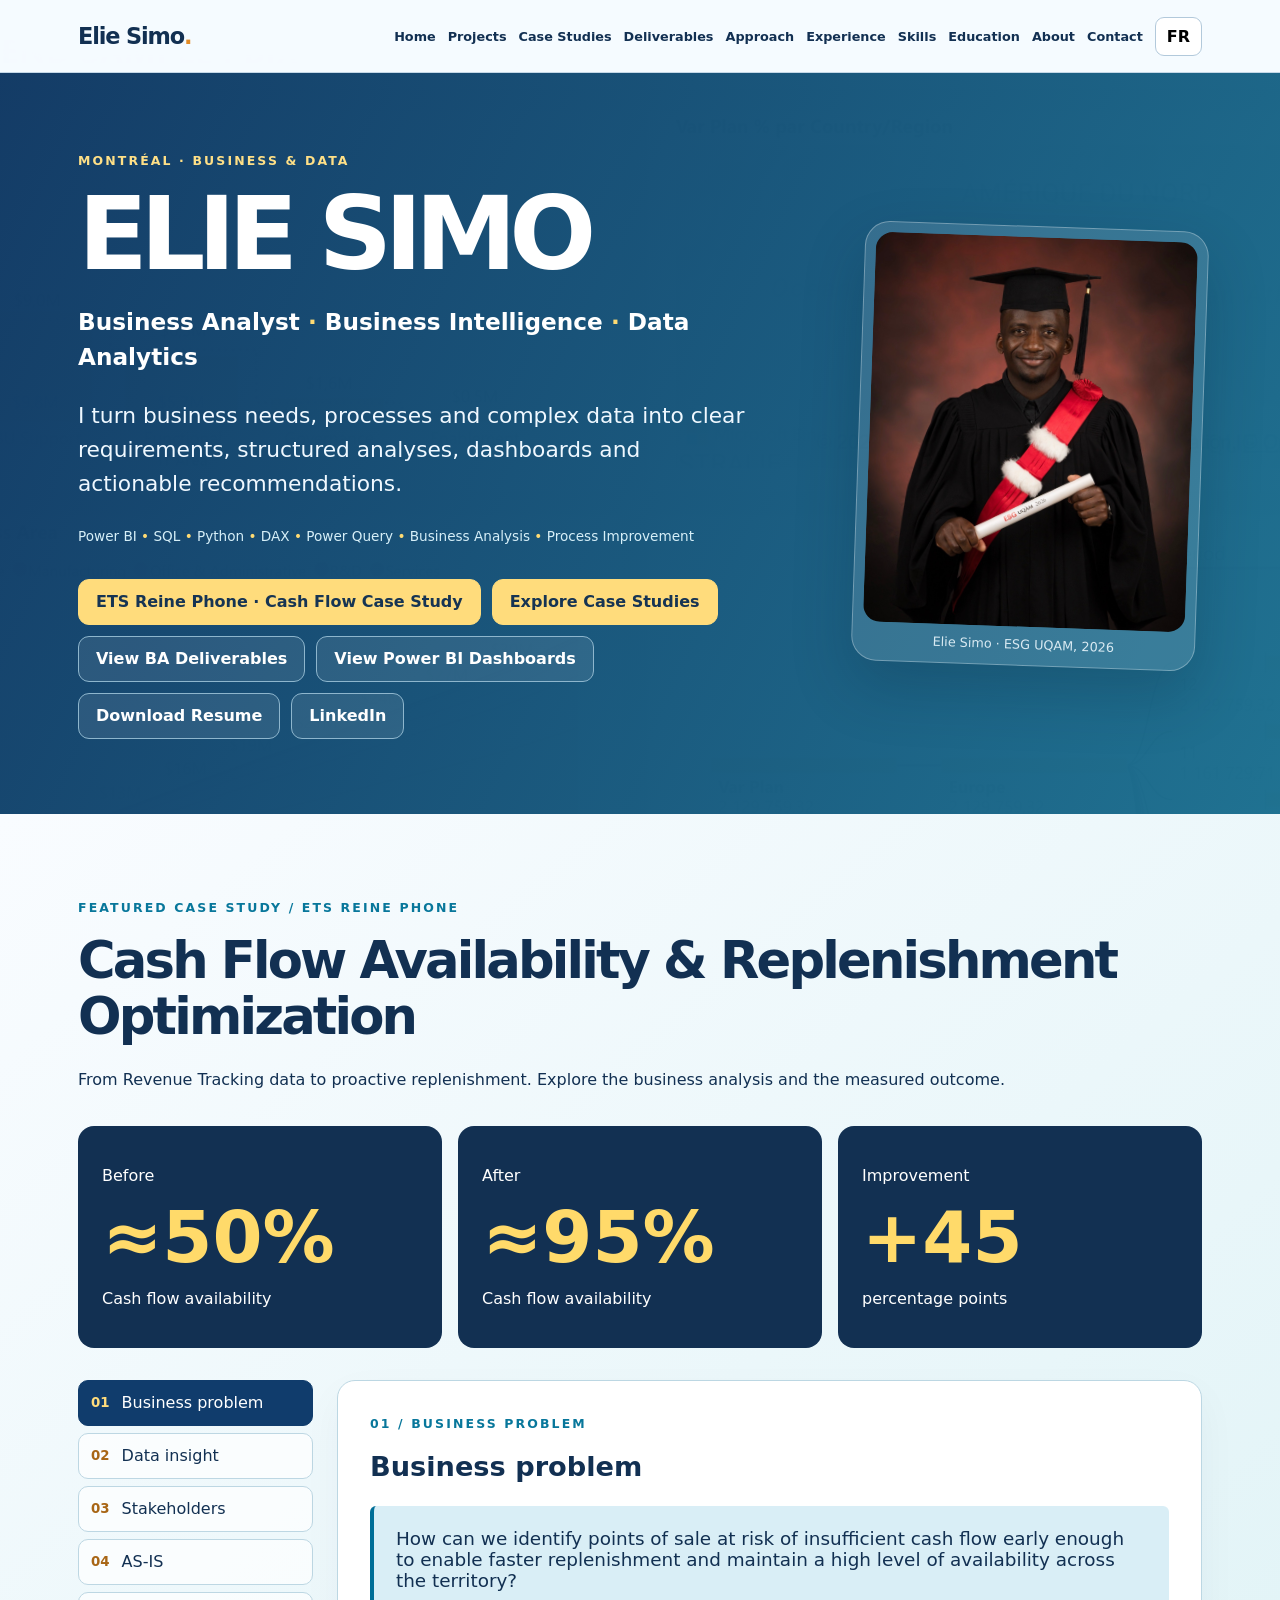
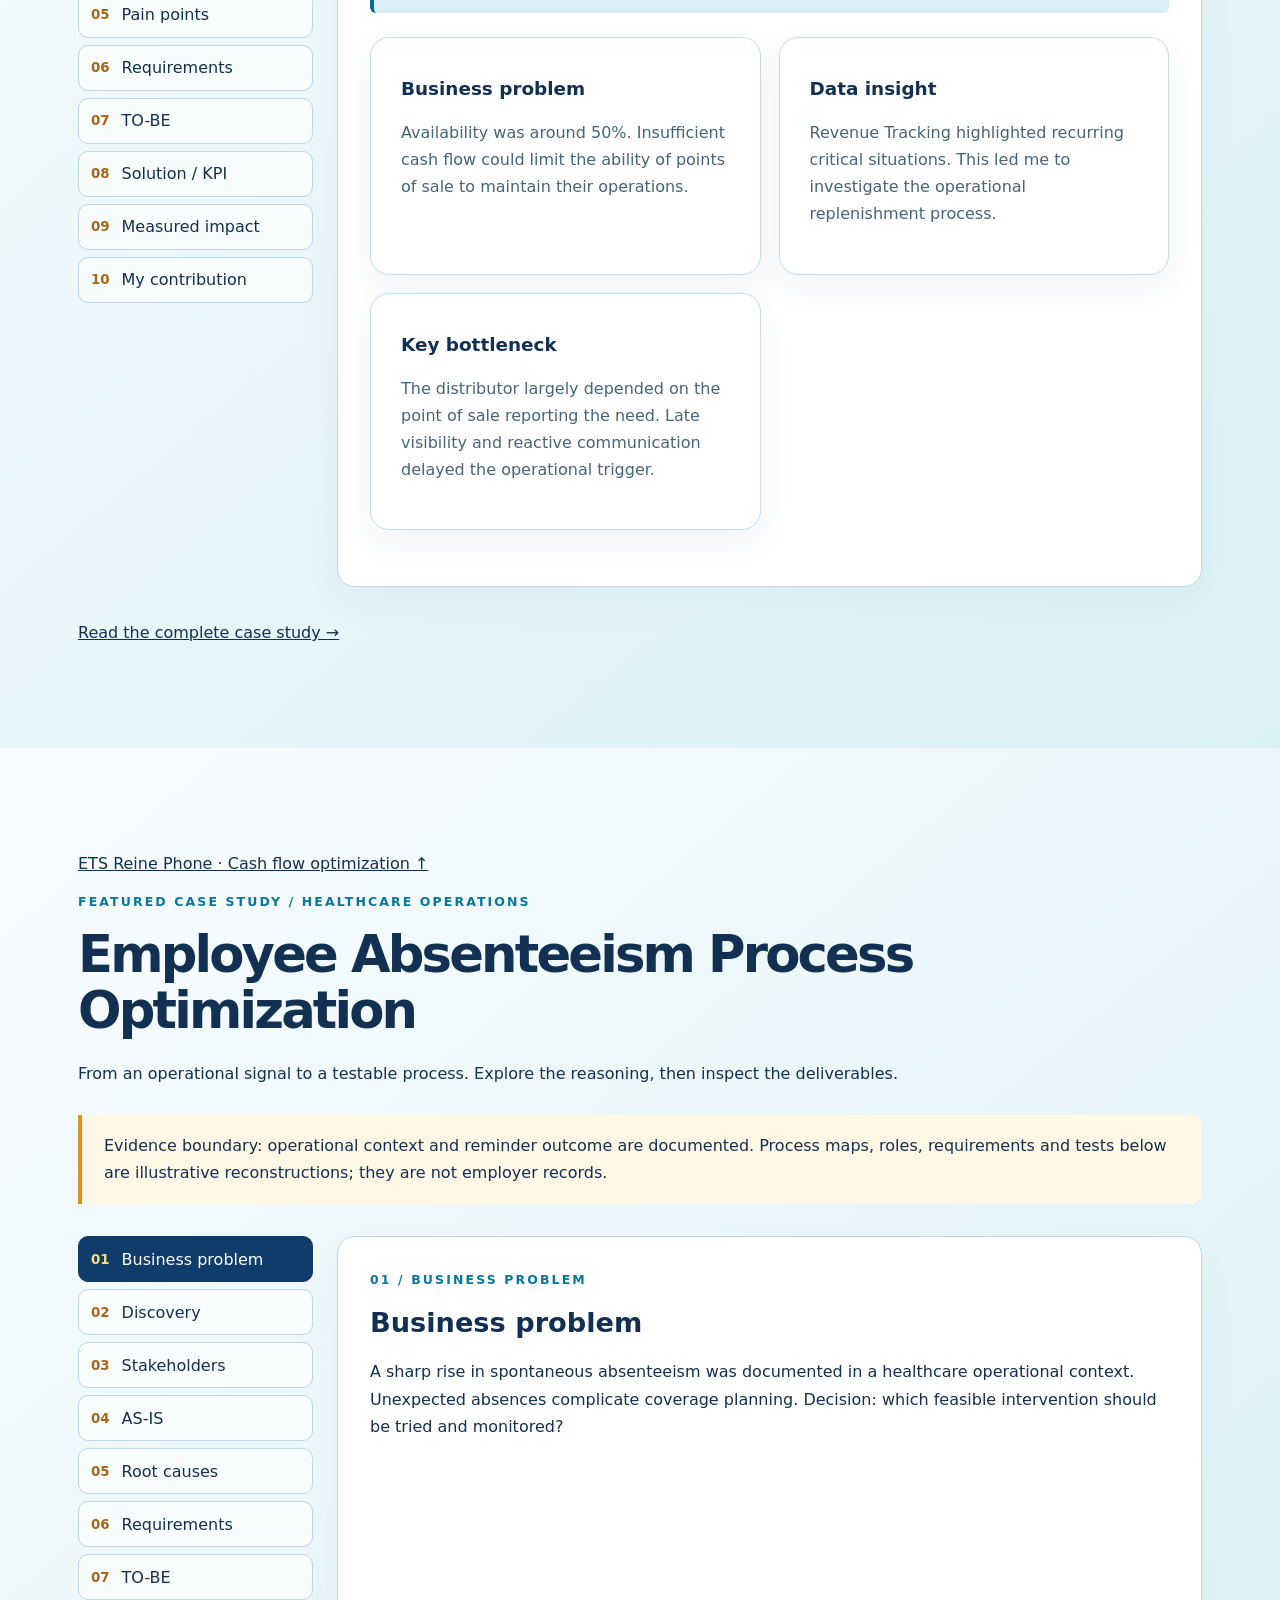
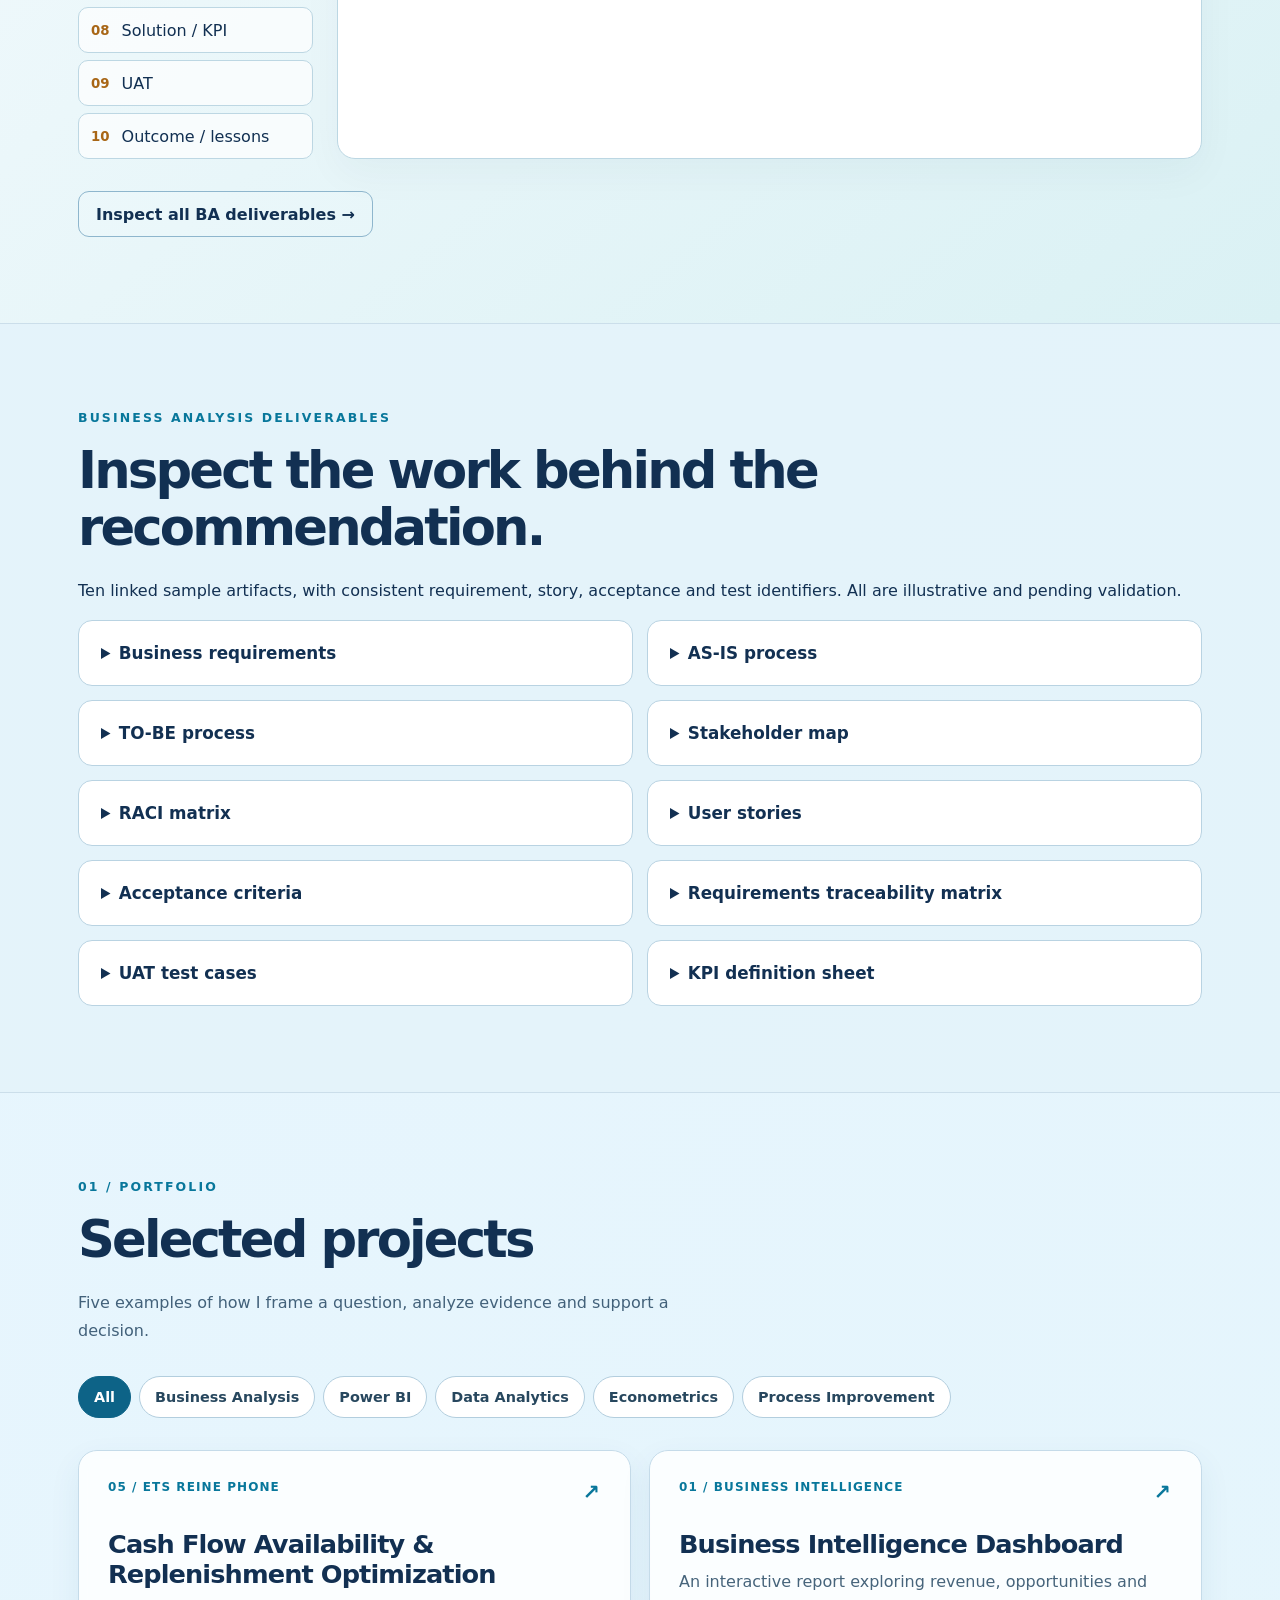
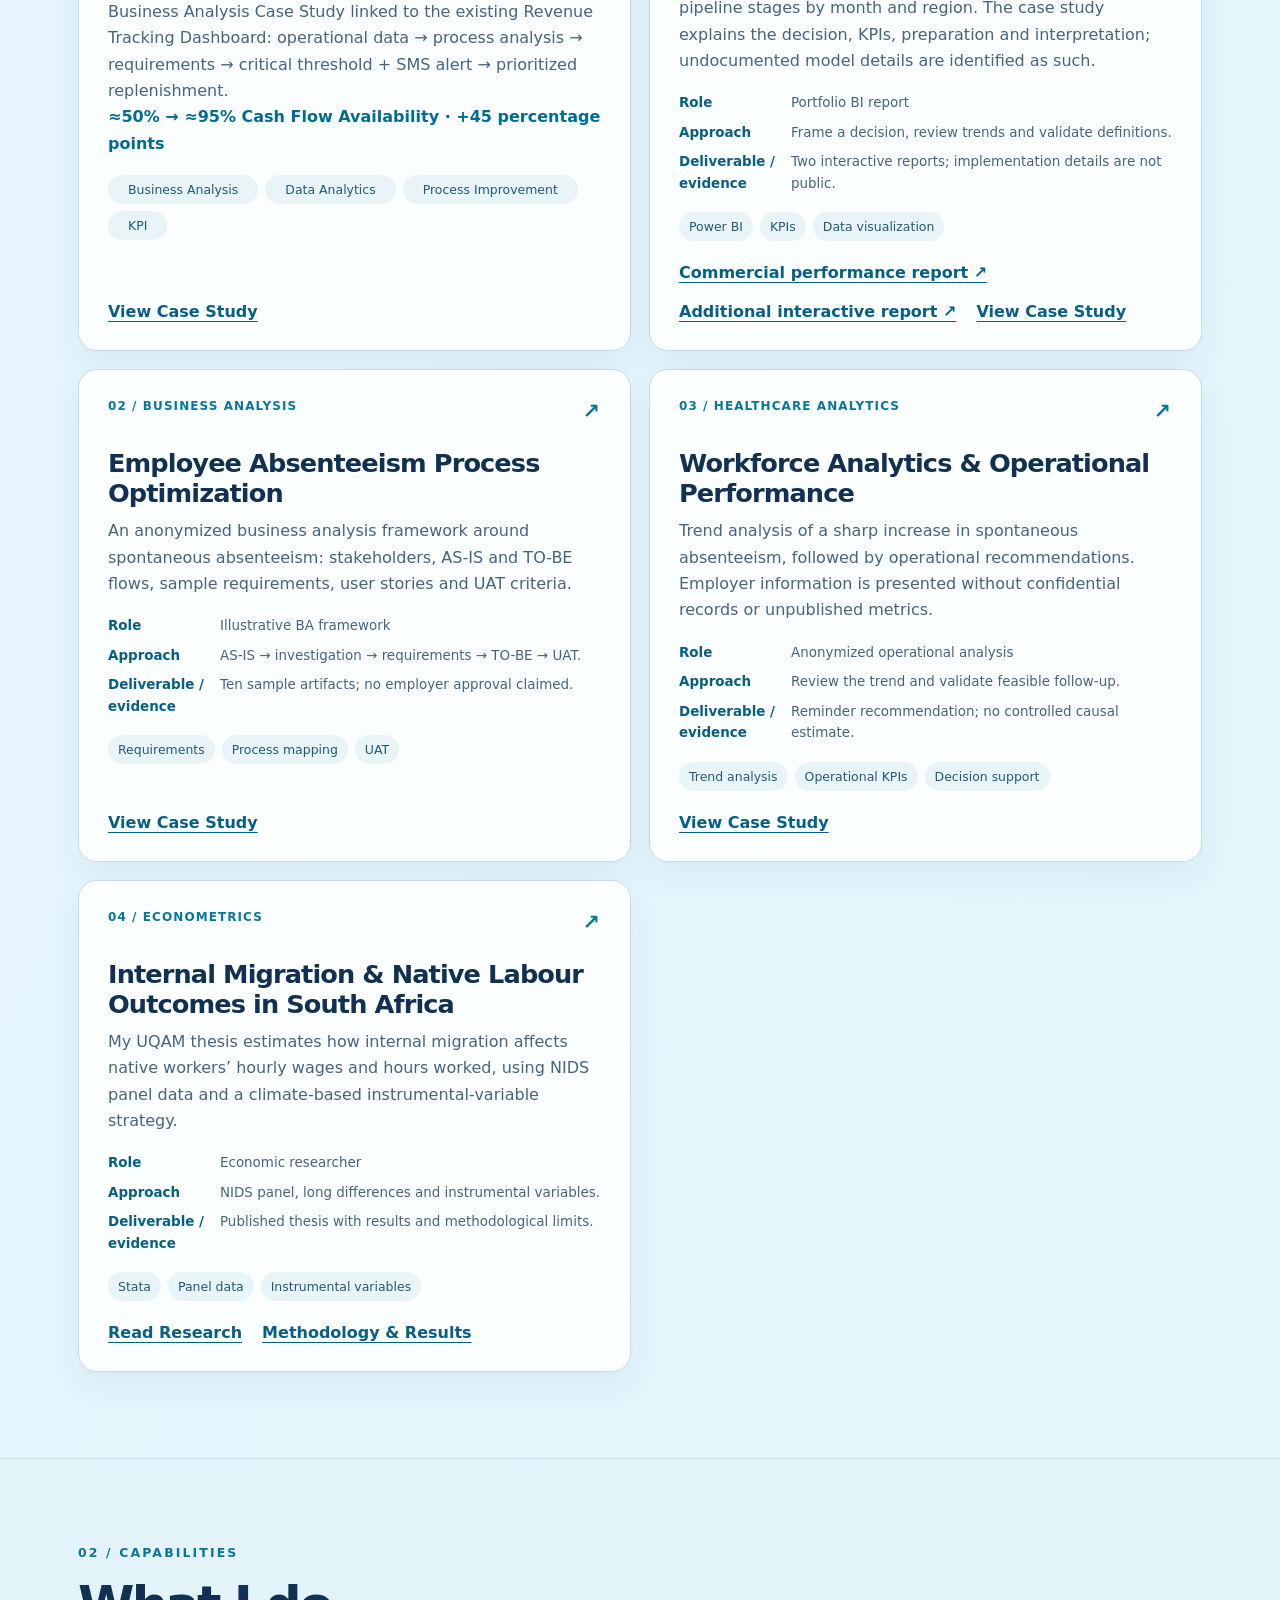
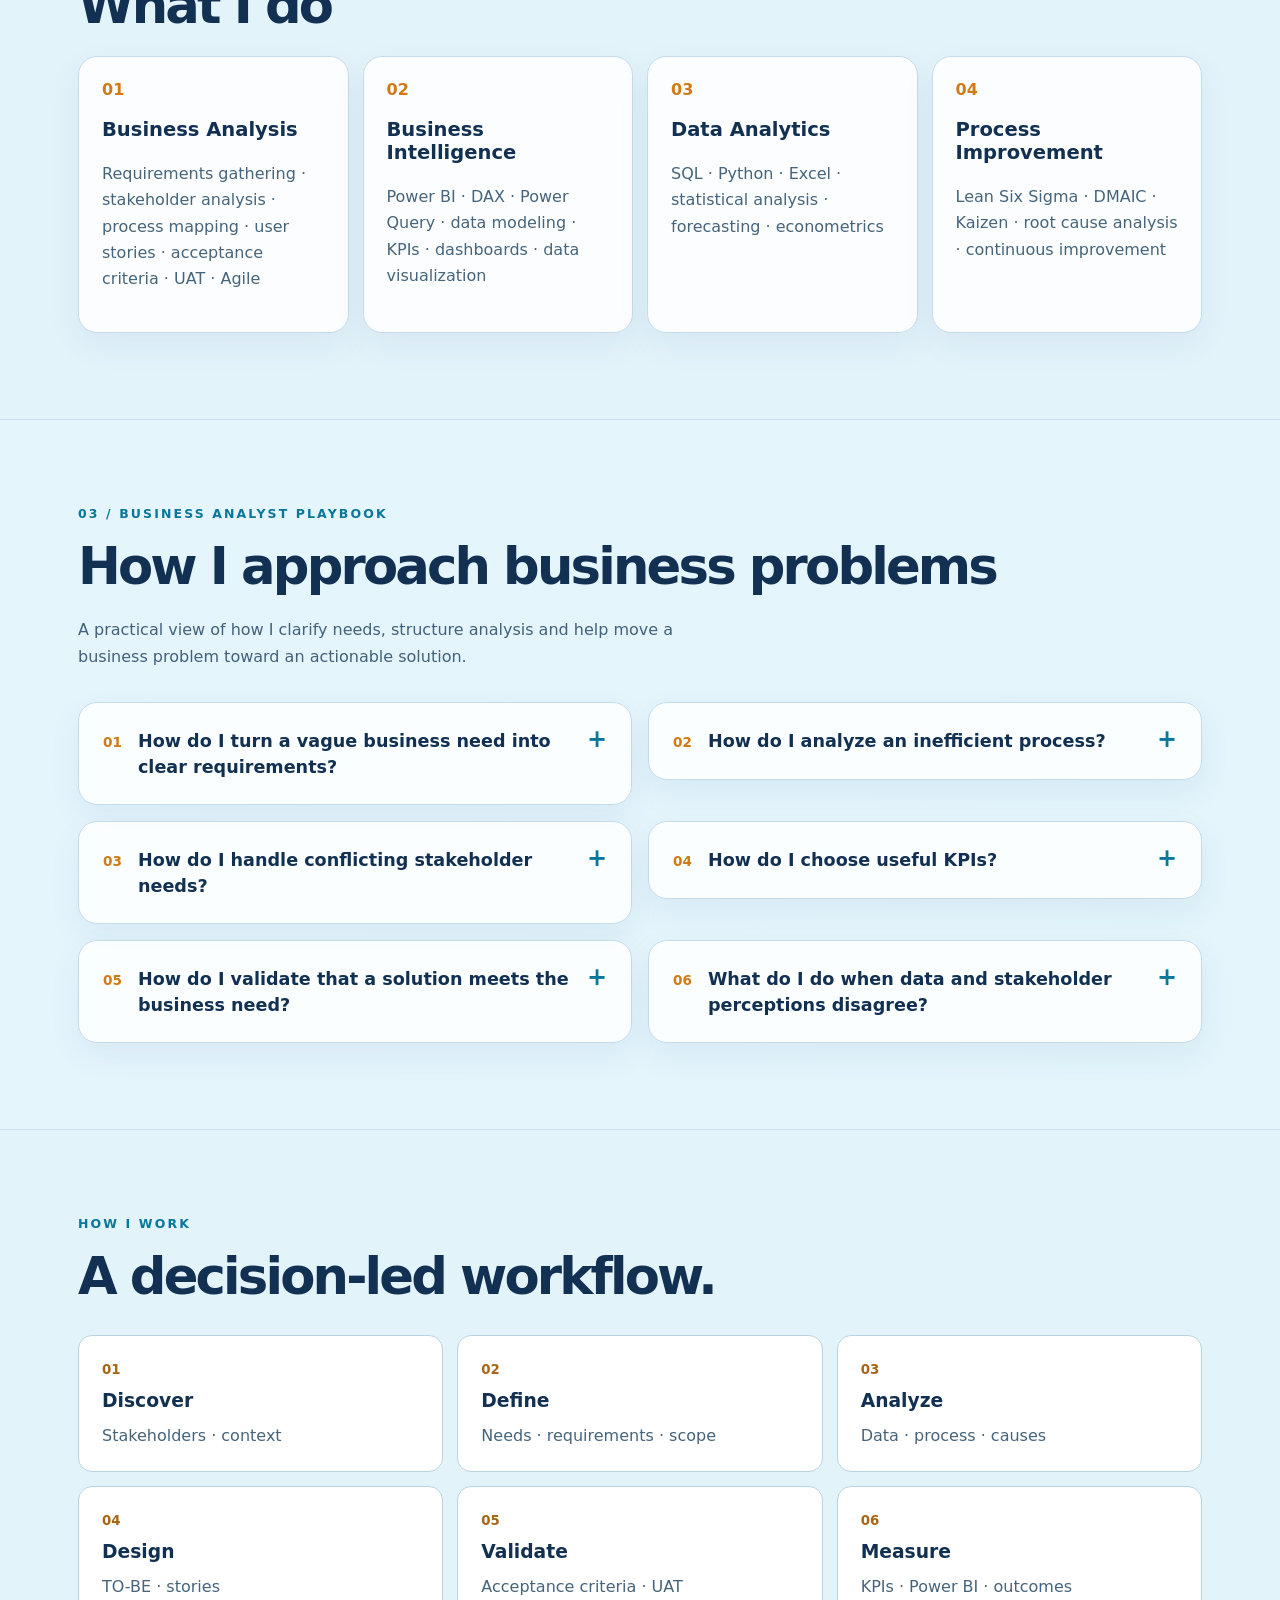
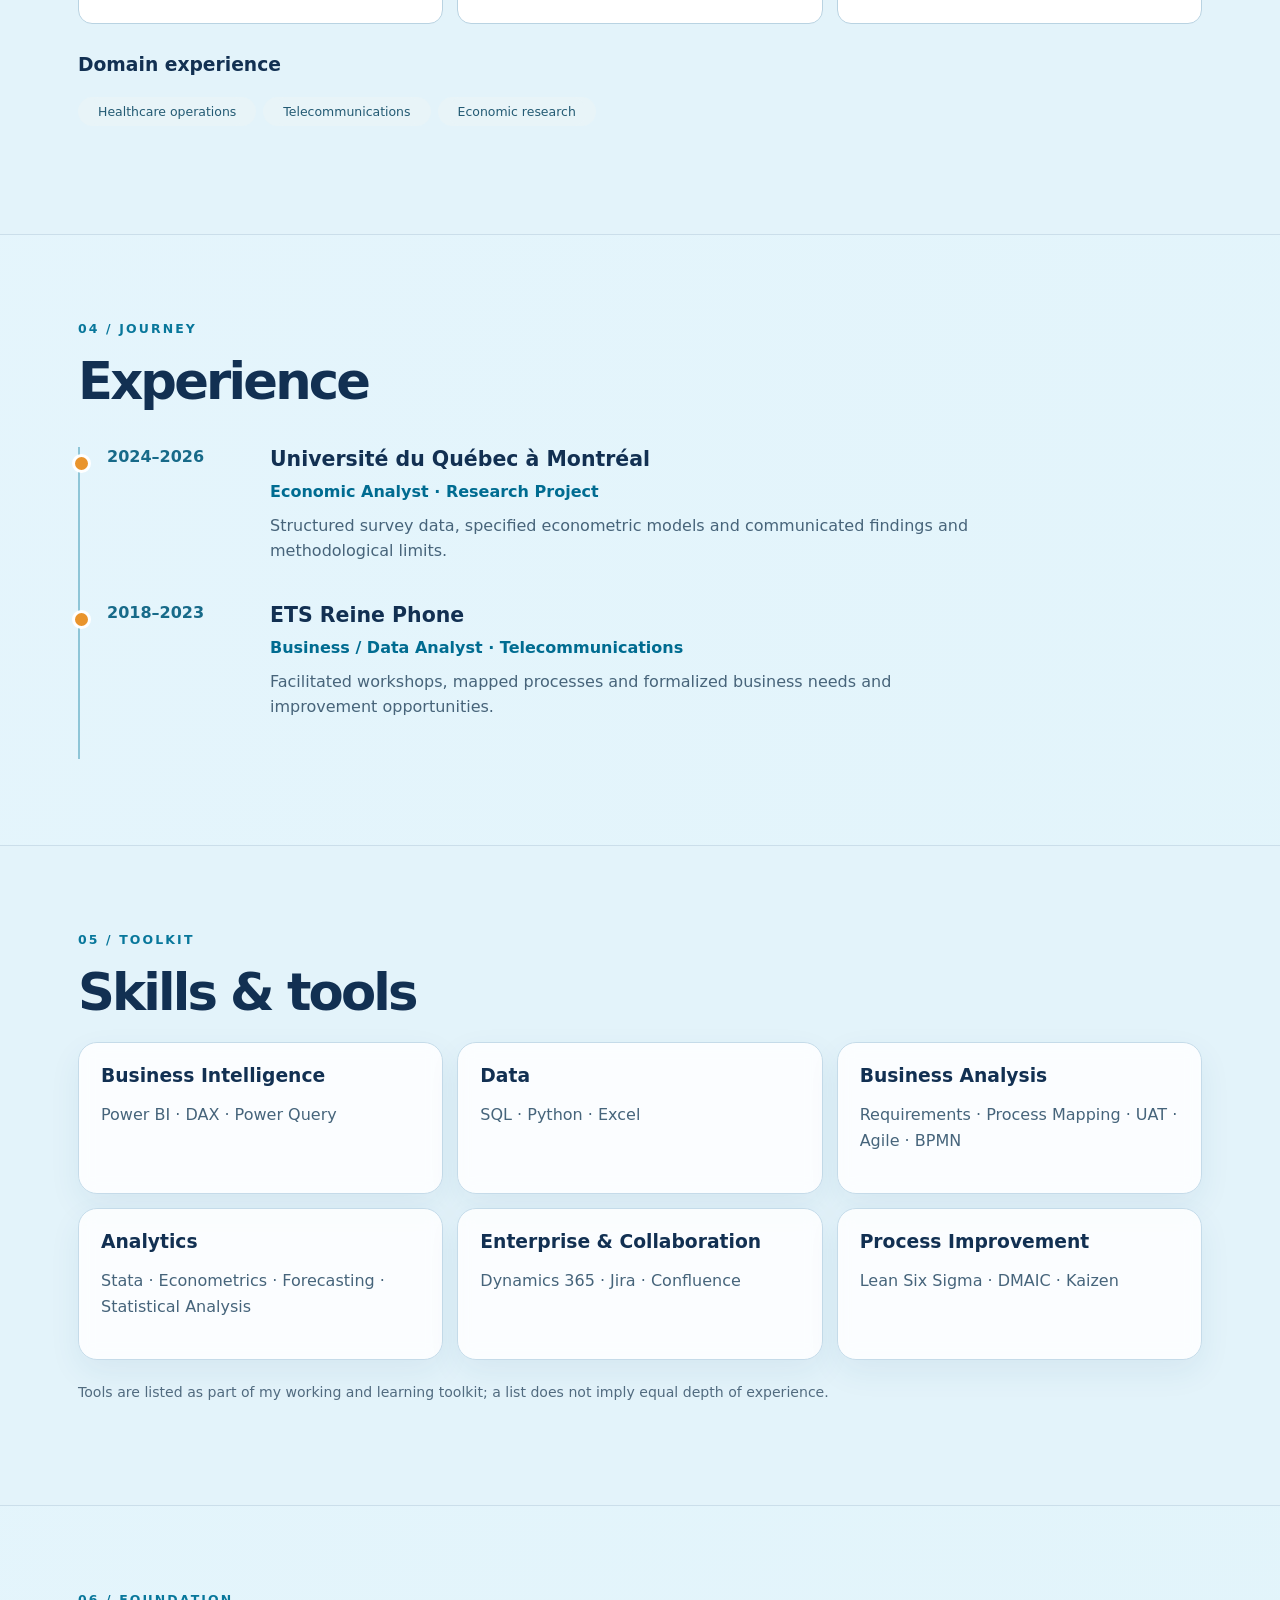
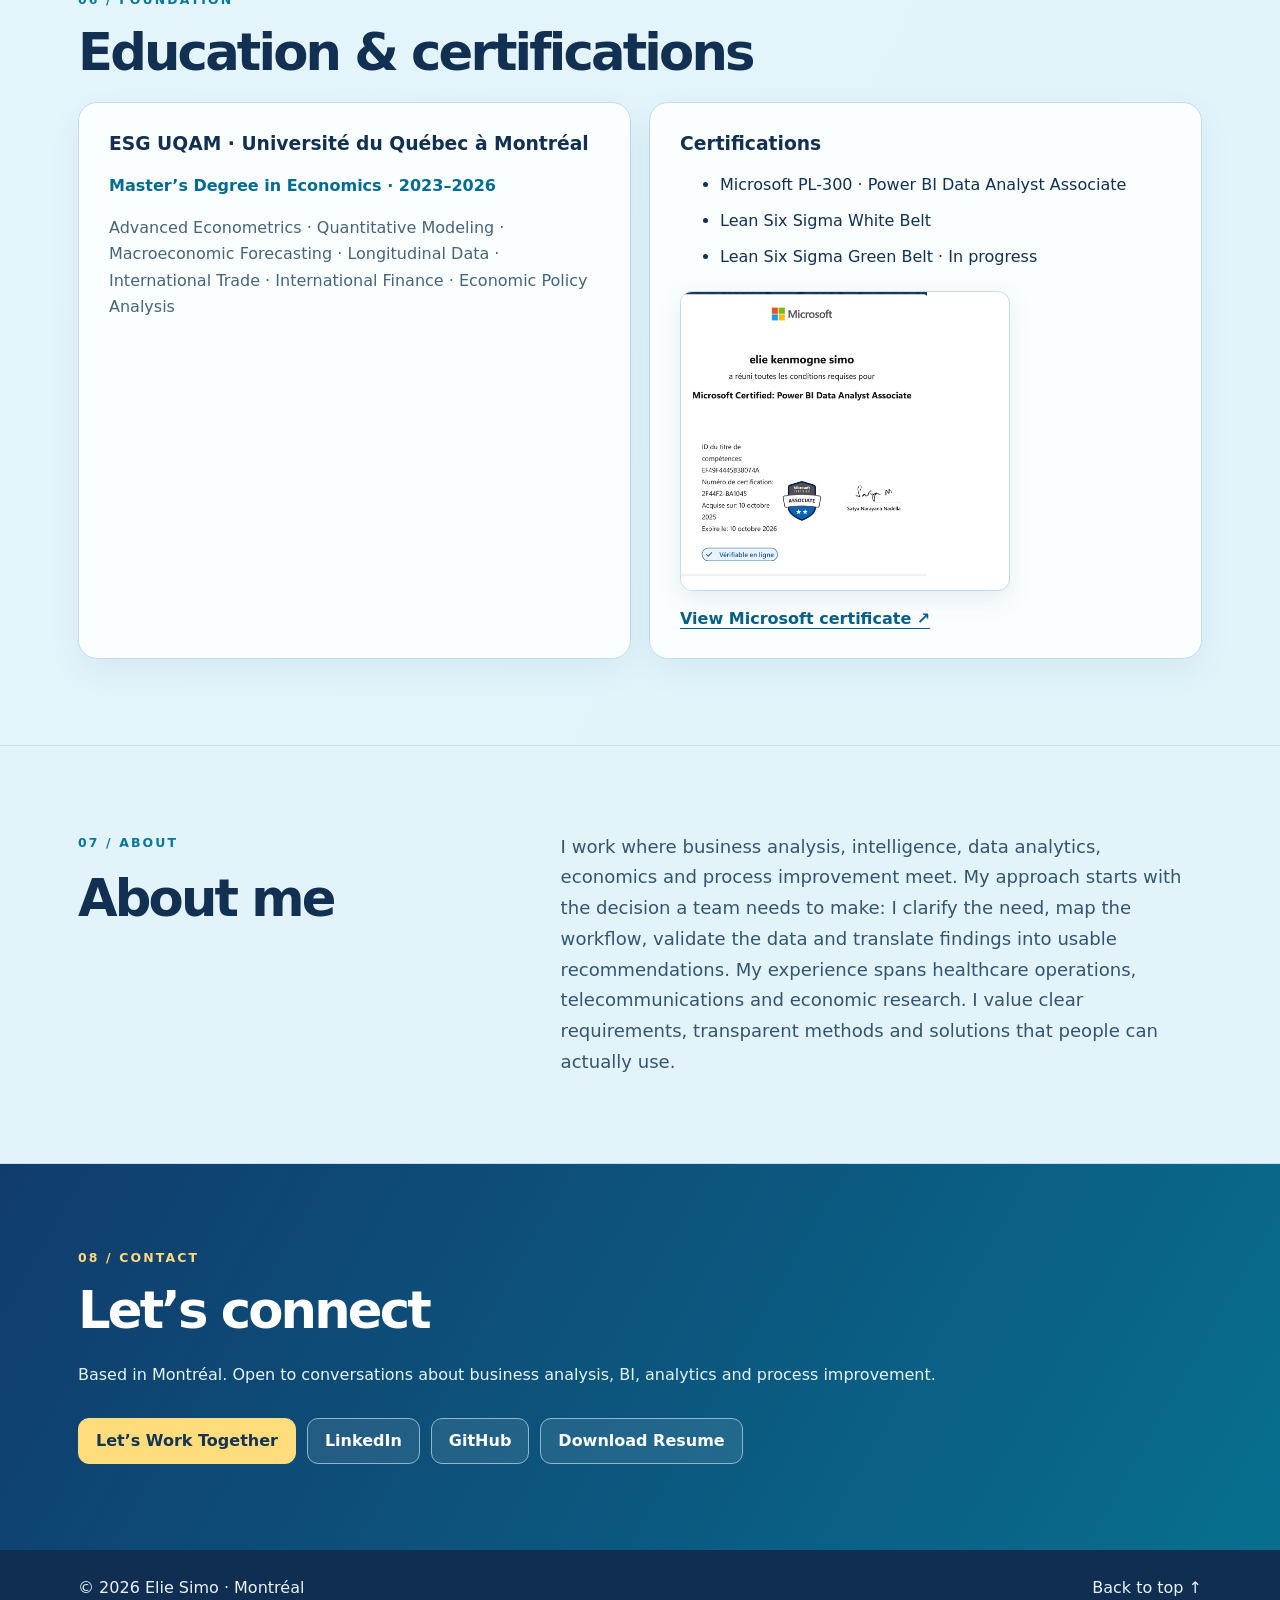
<file: index.html>
<!DOCTYPE html>

<html lang="en"><head><meta charset="utf-8"/><meta content="width=device-width,initial-scale=1" name="viewport"/><title>Elie Simo | Business Analyst &amp; BI Analyst</title><meta content="Elie Simo, Business Analyst in Montréal: bilingual case studies, process maps, sample BA deliverables, Power BI and economic research." name="description"/><meta content="Elie Simo | Business Analyst &amp; BI Analyst" property="og:title"/><meta content="Business analysis, BI and data analytics projects with a focus on decisions and operational impact." property="og:description"/><meta content="website" property="og:type"/><meta content="https://simoelie.github.io/Portfolio-/" property="og:url"/><link href="https://simoelie.github.io/Portfolio-/" rel="canonical"/><link href="style.css?v=proof2" rel="stylesheet"/><link href="data:image/svg+xml,%3Csvg xmlns='http://www.w3.org/2000/svg' viewBox='0 0 64 64'%3E%3Crect width='64' height='64' rx='16' fill='%23133160'/%3E%3Ctext x='10' y='45' font-size='35' fill='%23ffda6a' font-family='Arial' font-weight='bold'%3EES%3C/text%3E%3C/svg%3E" rel="icon"/><meta content="https://simoelie.github.io/Portfolio-/portrait-elie-simo.jpeg" property="og:image"/><link href="cash-flow.css?v=tabs1" rel="stylesheet"/><style>.cf-single{grid-template-columns:1fr}.cf-single .cf-flow{margin-top:16px}#cash-flow-case-study{scroll-margin-top:90px}#cash-flow-case-study .step-content h2{font-size:1.3rem}</style></head><body><a class="skip" href="#main">Skip to content</a><header><div class="shell nav"><a class="logo" href="#home">Elie Simo<span>.</span></a><button aria-controls="links" aria-expanded="false" aria-label="Open navigation" class="menu">Menu ☰</button><nav aria-label="Main navigation" id="links"><a data-i="home" href="#home">Home</a><a data-i="projects" href="#projects">Projects</a><a href="#case-studies"><span class="copy-en">Case Studies</span><span class="copy-fr">Études de cas</span></a><a href="#deliverables"><span class="copy-en">Deliverables</span><span class="copy-fr">Livrables</span></a><a data-i="approachNav" href="#approach">Approach</a><a data-i="experience" href="#experience">Experience</a><a data-i="skills" href="#skills">Skills</a><a data-i="education" href="#education">Education</a><a data-i="about" href="#about">About</a><a data-i="contact" href="#contact">Contact</a><button aria-label="Switch language" id="lang">FR</button></nav></div></header><main id="main"><section class="hero" id="home"><div class="shell hero-grid"><div><p class="kicker" data-i="location">MONTRÉAL · BUSINESS &amp; DATA</p><h1>ELIE SIMO</h1><p class="roles">Business Analyst <b>·</b> Business Intelligence <b>·</b> Data Analytics</p><p class="statement"><span class="copy-en">I turn business needs, processes and complex data into clear requirements, structured analyses, dashboards and actionable recommendations.</span><span class="copy-fr">Je transforme les besoins d’affaires, les processus et les données complexes en exigences claires, analyses structurées, tableaux de bord et recommandations exploitables.</span></p><p class="tools">Power BI <span>•</span> SQL <span>•</span> Python <span>•</span> DAX <span>•</span> Power Query <span>•</span> Business Analysis <span>•</span> Process Improvement</p><div class="buttons"><a class="btn primary" href="#cash-flow-case-study"><span class="copy-en">ETS Reine Phone · Cash Flow Case Study</span><span class="copy-fr">ETS Reine Phone · Étude de cas cash flow</span></a><a class="btn primary" href="#case-studies"><span class="copy-en">Explore Case Studies</span><span class="copy-fr">Explorer les études de cas</span></a><a class="btn" href="#deliverables"><span class="copy-en">View BA Deliverables</span><span class="copy-fr">Voir les livrables BA</span></a><a class="btn" href="case-study.html#dashboard"><span class="copy-en">View Power BI Dashboards</span><span class="copy-fr">Voir les tableaux Power BI</span></a><a class="btn" download="" href="CV_Elie_Simo.pdf"><span class="copy-en">Download Resume</span><span class="copy-fr">Télécharger le CV</span></a><a class="btn" href="https://www.linkedin.com/in/elie-kenmogne-simo-213547149/" rel="noopener" target="_blank">LinkedIn</a></div></div><figure class="portrait"><img alt="Elie Simo at his ESG UQAM graduation" fetchpriority="high" height="1702" src="portrait-elie-simo.jpeg" width="1320"/><figcaption data-i="portrait">Elie Simo · ESG UQAM, 2026</figcaption></figure></div></section><section class="section featured" id="cash-flow-case-study"><div class="shell"><p class="kicker"><span class="copy-en">FEATURED CASE STUDY / ETS REINE PHONE</span><span class="copy-fr">ÉTUDE DE CAS / ETS REINE PHONE</span></p><h2><span class="copy-en">Cash Flow Availability &amp; Replenishment Optimization</span><span class="copy-fr">Optimisation de la disponibilité et du réapprovisionnement du cash flow</span></h2><p><span class="copy-en">From Revenue Tracking data to proactive replenishment. Explore the business analysis and the measured outcome.</span><span class="copy-fr">Des données du Revenue Tracking au réapprovisionnement proactif. Explorez l’analyse d’affaires et le résultat mesuré.</span></p><div class="cf-impact"><article><p><span class="copy-en">Before</span><span class="copy-fr">Avant</span></p><strong>≈50%</strong><p><span class="copy-en">Cash flow availability</span><span class="copy-fr">Disponibilité du cash flow</span></p></article><article><p><span class="copy-en">After</span><span class="copy-fr">Après</span></p><strong>≈95%</strong><p><span class="copy-en">Cash flow availability</span><span class="copy-fr">Disponibilité du cash flow</span></p></article><article><p><span class="copy-en">Improvement</span><span class="copy-fr">Amélioration</span></p><strong>+45</strong><p><span class="copy-en">percentage points</span><span class="copy-fr">points de pourcentage</span></p></article></div><div class="case-explorer"><div aria-label="Cash flow case study steps" class="step-list" role="tablist"><button aria-controls="cash-panel-0" aria-selected="true" id="cash-step-0" role="tab" tabindex="0"><small>01</small><span class="copy-en">Business problem</span><span class="copy-fr">Problème d’affaires</span></button><button aria-controls="cash-panel-1" aria-selected="false" id="cash-step-1" role="tab" tabindex="-1"><small>02</small><span class="copy-en">Data insight</span><span class="copy-fr">Constat des données</span></button><button aria-controls="cash-panel-2" aria-selected="false" id="cash-step-2" role="tab" tabindex="-1"><small>03</small><span class="copy-en">Stakeholders</span><span class="copy-fr">Parties prenantes</span></button><button aria-controls="cash-panel-3" aria-selected="false" id="cash-step-3" role="tab" tabindex="-1"><small>04</small><span class="copy-en">AS-IS</span><span class="copy-fr">AS-IS</span></button><button aria-controls="cash-panel-4" aria-selected="false" id="cash-step-4" role="tab" tabindex="-1"><small>05</small><span class="copy-en">Pain points</span><span class="copy-fr">Irritants</span></button><button aria-controls="cash-panel-5" aria-selected="false" id="cash-step-5" role="tab" tabindex="-1"><small>06</small><span class="copy-en">Requirements</span><span class="copy-fr">Exigences</span></button><button aria-controls="cash-panel-6" aria-selected="false" id="cash-step-6" role="tab" tabindex="-1"><small>07</small><span class="copy-en">TO-BE</span><span class="copy-fr">TO-BE</span></button><button aria-controls="cash-panel-7" aria-selected="false" id="cash-step-7" role="tab" tabindex="-1"><small>08</small><span class="copy-en">Solution / KPI</span><span class="copy-fr">Solution / KPI</span></button><button aria-controls="cash-panel-8" aria-selected="false" id="cash-step-8" role="tab" tabindex="-1"><small>09</small><span class="copy-en">Measured impact</span><span class="copy-fr">Impact mesuré</span></button><button aria-controls="cash-panel-9" aria-selected="false" id="cash-step-9" role="tab" tabindex="-1"><small>10</small><span class="copy-en">My contribution</span><span class="copy-fr">Ma contribution</span></button></div><div class="step-content"><article aria-labelledby="cash-step-0" id="cash-panel-0" role="tabpanel" tabindex="0"><p class="kicker">01 / <span class="copy-en">Business problem</span><span class="copy-fr">Problème d’affaires</span></p><h3><span class="copy-en">Business problem</span><span class="copy-fr">Problème d’affaires</span></h3><blockquote><span class="copy-en">How can we identify points of sale at risk of insufficient cash flow early enough to enable faster replenishment and maintain a high level of availability across the territory?</span><span class="copy-fr">Comment identifier suffisamment tôt les points de vente présentant un risque d’insuffisance de cash flow afin d’accélérer le réapprovisionnement et de maintenir un niveau élevé de disponibilité sur le territoire ?</span></blockquote><div class="cf-cards"><article class="panel"><h3><span class="copy-en">Business problem</span><span class="copy-fr">Problème d’affaires</span></h3><p><span class="copy-en">Availability was around 50%. Insufficient cash flow could limit the ability of points of sale to maintain their operations.</span><span class="copy-fr">La disponibilité était d’environ 50 %. Un cash flow insuffisant pouvait limiter la continuité des opérations des points de vente.</span></p></article><article class="panel"><h3><span class="copy-en">Data insight</span><span class="copy-fr">Constat issu des données</span></h3><p><span class="copy-en">Revenue Tracking highlighted recurring critical situations. This led me to investigate the operational replenishment process.</span><span class="copy-fr">Le Revenue Tracking révélait des situations critiques récurrentes. Ce constat m’a conduit à examiner le processus opérationnel de réapprovisionnement.</span></p></article><article class="panel"><h3><span class="copy-en">Key bottleneck</span><span class="copy-fr">Goulot principal</span></h3><p><span class="copy-en">The distributor largely depended on the point of sale reporting the need. Late visibility and reactive communication delayed the operational trigger.</span><span class="copy-fr">Le distributeur dépendait largement du signalement du besoin par le point de vente. La visibilité tardive et la communication réactive retardaient le déclenchement de l’intervention.</span></p></article></div></article><article aria-labelledby="cash-step-1" hidden="" id="cash-panel-1" role="tabpanel" tabindex="0"><p class="kicker">02 / <span class="copy-en">Data insight</span><span class="copy-fr">Constat des données</span></p><h3><span class="copy-en">Data insight</span><span class="copy-fr">Constat des données</span></h3><ol class="cf-flow"><li><span class="copy-en">Revenue Tracking data</span><span class="copy-fr">Données Revenue Tracking</span></li><li><span class="copy-en">Cash Flow Availability KPI</span><span class="copy-fr">KPI de disponibilité du cash flow</span></li><li><span class="copy-en">≈50% availability detected</span><span class="copy-fr">Disponibilité ≈50 % détectée</span></li><li><span class="copy-en">Business process investigation</span><span class="copy-fr">Analyse du processus métier</span></li><li><span class="copy-en">Reactive replenishment bottleneck</span><span class="copy-fr">Goulot : réapprovisionnement réactif</span></li><li><span class="copy-en">Requirements + critical threshold</span><span class="copy-fr">Besoins d’affaires + seuil critique</span></li><li><span class="copy-en">SMS to responsible distributor</span><span class="copy-fr">SMS au distributeur responsable</span></li><li><span class="copy-en">Prioritized replenishment</span><span class="copy-fr">Réapprovisionnement priorisé</span></li><li><span class="copy-en">≈95% availability</span><span class="copy-fr">Disponibilité ≈95 %</span></li></ol><p class="cf-callout"><span class="copy-en">Business Intelligence / Data → Business Analysis → Process Improvement → Business Impact</span><span class="copy-fr">Intelligence d’affaires / Données → Analyse d’affaires → Amélioration des processus → Impact métier</span></p></article><article aria-labelledby="cash-step-2" hidden="" id="cash-panel-2" role="tabpanel" tabindex="0"><p class="kicker">03 / <span class="copy-en">Stakeholders</span><span class="copy-fr">Parties prenantes</span></p><h3><span class="copy-en">Stakeholders</span><span class="copy-fr">Parties prenantes</span></h3><div class="cf-cards"><article class="panel"><h3><span class="copy-en">Points of sale</span><span class="copy-fr">Points de vente</span></h3><p><span class="copy-en">Use cash flow for their operations.</span><span class="copy-fr">Utilisent le cash flow pour leurs opérations.</span></p></article><article class="panel"><h3><span class="copy-en">Cash flow distributors</span><span class="copy-fr">Distributeurs de cash flow</span></h3><p><span class="copy-en">Replenish the points of sale under their responsibility.</span><span class="copy-fr">Réapprovisionnent les points de vente dont ils sont responsables.</span></p></article><article class="panel"><h3><span class="copy-en">Field / operational management</span><span class="copy-fr">Gestion terrain / opérationnelle</span></h3><p><span class="copy-en">Monitor operations and availability across the territory.</span><span class="copy-fr">Suivent les opérations et la disponibilité sur le territoire.</span></p></article><article class="panel"><h3><span class="copy-en">Management</span><span class="copy-fr">Direction</span></h3><p><span class="copy-en">Monitor operational performance.</span><span class="copy-fr">Suivent la performance opérationnelle.</span></p></article></div></article><article aria-labelledby="cash-step-3" hidden="" id="cash-panel-3" role="tabpanel" tabindex="0"><p class="kicker">04 / <span class="copy-en">AS-IS</span><span class="copy-fr">AS-IS</span></p><h3><span class="copy-en">AS-IS</span><span class="copy-fr">AS-IS</span></h3><div class="cf-process cf-single"><article><h3><span class="copy-en">AS-IS · Reactive replenishment</span><span class="copy-fr">AS-IS · Réapprovisionnement réactif</span></h3><ol class="cf-flow"><li><span class="copy-en">Cash flow available</span><span class="copy-fr">Cash flow disponible</span></li><li><span class="copy-en">Balance decreases</span><span class="copy-fr">Le solde diminue</span></li><li><span class="copy-en">Low / critical level</span><span class="copy-fr">Niveau faible / critique</span></li><li><span class="copy-en">Point of sale notices</span><span class="copy-fr">Le point de vente constate le besoin</span></li><li><span class="copy-en">Point of sale contacts distributor</span><span class="copy-fr">Le point de vente contacte le distributeur</span></li><li><span class="copy-en">Distributor receives request</span><span class="copy-fr">Le distributeur reçoit la demande</span></li><li><span class="copy-en">Intervention organized</span><span class="copy-fr">L’intervention est organisée</span></li><li><span class="copy-en">Point of sale replenished</span><span class="copy-fr">Le point de vente est réapprovisionné</span></li></ol><p class="cf-callout"><span class="copy-en">Bottleneck: late detection + reactive communication.</span><span class="copy-fr">Goulot : détection tardive + communication réactive.</span></p></article></div></article><article aria-labelledby="cash-step-4" hidden="" id="cash-panel-4" role="tabpanel" tabindex="0"><p class="kicker">05 / <span class="copy-en">Pain points</span><span class="copy-fr">Irritants</span></p><h3><span class="copy-en">Pain points</span><span class="copy-fr">Irritants</span></h3><div class="cf-cards"><article class="panel"><h3><span class="copy-en">Reactive replenishment</span><span class="copy-fr">Réapprovisionnement réactif</span></h3><p><span class="copy-en">Intervention mainly started after the point of sale noticed the need.</span><span class="copy-fr">L’intervention démarrait principalement après le constat du besoin par le point de vente.</span></p></article><article class="panel"><h3><span class="copy-en">Delayed visibility</span><span class="copy-fr">Visibilité tardive</span></h3><p><span class="copy-en">The distributor was not necessarily informed before the balance became critical.</span><span class="copy-fr">Le distributeur n’était pas nécessairement informé avant que le solde devienne critique.</span></p></article><article class="panel"><h3><span class="copy-en">Manual dependency</span><span class="copy-fr">Dépendance au contact manuel</span></h3><p><span class="copy-en">The point of sale had to initiate contact.</span><span class="copy-fr">Le point de vente devait initier le contact.</span></p></article><article class="panel"><h3><span class="copy-en">Difficult prioritization</span><span class="copy-fr">Priorisation difficile</span></h3><p><span class="copy-en">Without an early criticality signal, interventions were harder to prioritize.</span><span class="copy-fr">Sans signal de criticité anticipé, les interventions étaient plus difficiles à prioriser.</span></p></article><article class="panel"><h3><span class="copy-en">Availability risk</span><span class="copy-fr">Risque d’indisponibilité</span></h3><p><span class="copy-en">The sequence from falling balance to reporting and replenishment increased availability risk.</span><span class="copy-fr">La succession baisse du solde, signalement et réapprovisionnement augmentait le risque d’indisponibilité.</span></p></article></div></article><article aria-labelledby="cash-step-5" hidden="" id="cash-panel-5" role="tabpanel" tabindex="0"><p class="kicker">06 / <span class="copy-en">Requirements</span><span class="copy-fr">Exigences</span></p><h3><span class="copy-en">Requirements</span><span class="copy-fr">Exigences</span></h3><ol class="cf-requirements"><li><span class="copy-en">Monitor cash flow availability.</span><span class="copy-fr">Suivre la disponibilité du cash flow.</span></li><li><span class="copy-en">Identify points of sale approaching a critical level.</span><span class="copy-fr">Identifier les points de vente approchant un niveau critique.</span></li><li><span class="copy-en">Define a threshold for critical situations.</span><span class="copy-fr">Définir un seuil de détection des situations critiques.</span></li><li><span class="copy-en">Identify the distributor responsible for each affected point of sale.</span><span class="copy-fr">Identifier le distributeur responsable du point de vente concerné.</span></li><li><span class="copy-en">Inform the distributor promptly when the threshold is reached.</span><span class="copy-fr">Informer rapidement le distributeur lorsque le seuil est atteint.</span></li><li><span class="copy-en">Enable intervention prioritization.</span><span class="copy-fr">Permettre la priorisation des interventions.</span></li><li><span class="copy-en">Measure overall availability over time.</span><span class="copy-fr">Mesurer l’évolution de la disponibilité globale.</span></li></ol></article><article aria-labelledby="cash-step-6" hidden="" id="cash-panel-6" role="tabpanel" tabindex="0"><p class="kicker">07 / <span class="copy-en">TO-BE</span><span class="copy-fr">TO-BE</span></p><h3><span class="copy-en">TO-BE</span><span class="copy-fr">TO-BE</span></h3><div class="cf-process cf-single"><article><h3><span class="copy-en">TO-BE · Proactive replenishment</span><span class="copy-fr">TO-BE · Réapprovisionnement proactif</span></h3><ol class="cf-flow"><li><span class="copy-en">Monitor cash flow</span><span class="copy-fr">Suivre le cash flow</span></li><li><span class="copy-en">Detect critical threshold</span><span class="copy-fr">Détecter le seuil critique</span></li><li><span class="copy-en">Identify point of sale</span><span class="copy-fr">Identifier le point de vente</span></li><li><span class="copy-en">Identify responsible distributor</span><span class="copy-fr">Identifier le distributeur responsable</span></li><li><span class="copy-en">Send SMS alert</span><span class="copy-fr">Envoyer l’alerte SMS</span></li><li><span class="copy-en">Prioritize replenishment</span><span class="copy-fr">Prioriser le réapprovisionnement</span></li><li><span class="copy-en">Replenish point of sale</span><span class="copy-fr">Réapprovisionner le point de vente</span></li><li><span class="copy-en">Return to adequate level</span><span class="copy-fr">Retour à un niveau adéquat</span></li></ol><p class="cf-callout"><span class="copy-en">Earlier visibility → operational triggering → better prioritization.</span><span class="copy-fr">Visibilité anticipée → déclenchement opérationnel → meilleure priorisation.</span></p></article></div></article><article aria-labelledby="cash-step-7" hidden="" id="cash-panel-7" role="tabpanel" tabindex="0"><p class="kicker">08 / <span class="copy-en">Solution / KPI</span><span class="copy-fr">Solution / KPI</span></p><h3><span class="copy-en">Solution / KPI</span><span class="copy-fr">Solution / KPI</span></h3><div class="panel"><p class="kicker">Revenue Tracking Dashboard</p><h3><span class="copy-en">Cash Flow Availability Rate</span><span class="copy-fr">Taux de disponibilité du cash flow</span></h3><p class="cf-formula"><span class="copy-en">(Points of sale with adequate cash flow / Total monitored points of sale) × 100</span><span class="copy-fr">(Points de vente avec un niveau de cash flow adéquat / Total des points de vente suivis) × 100</span></p><p><span class="copy-en">This KPI belongs to the existing Revenue Tracking Dashboard. It supports operational monitoring and decisions about where intervention is needed.</span><span class="copy-fr">Ce KPI appartient au tableau de bord Revenue Tracking existant. Il soutient le suivi opérationnel et les décisions sur les interventions nécessaires.</span></p><p><span class="copy-en">Observed availability: approximately 50% before, maintained around 95% after the process improvement. Difference: 95 − 50 = 45 percentage points.</span><span class="copy-fr">Disponibilité observée : environ 50 % avant, maintenue autour de 95 % après l’amélioration du processus. Écart : 95 − 50 = 45 points de pourcentage.</span></p></div><div class="cf-cards"><article class="panel"><h3><span class="copy-en">Critical threshold</span><span class="copy-fr">Seuil critique</span></h3><p><span class="copy-en">Monitoring identifies a point of sale reaching a critical cash flow level.</span><span class="copy-fr">Le suivi identifie un point de vente atteignant un niveau de cash flow critique.</span></p></article><article class="panel"><h3><span class="copy-en">SMS alert</span><span class="copy-fr">Alerte SMS</span></h3><p><span class="copy-en">The responsible distributor receives an SMS alert so the intervention can be prioritized.</span><span class="copy-fr">Le distributeur responsable reçoit une alerte SMS afin de prioriser son intervention.</span></p></article><article class="panel"><h3><span class="copy-en">Business recommendation</span><span class="copy-fr">Recommandation d’affaires</span></h3><p><span class="copy-en">Use the available data to trigger action earlier, reducing reliance on manual reporting alone.</span><span class="copy-fr">Utiliser les données disponibles pour déclencher l’action plus tôt et réduire la dépendance au seul signalement manuel.</span></p></article></div></article><article aria-labelledby="cash-step-8" hidden="" id="cash-panel-8" role="tabpanel" tabindex="0"><p class="kicker">09 / <span class="copy-en">Measured impact</span><span class="copy-fr">Impact mesuré</span></p><h3><span class="copy-en">Measured impact</span><span class="copy-fr">Impact mesuré</span></h3><div class="panel"><h3><span class="copy-en">Cash flow availability: ≈50% → ≈95%</span><span class="copy-fr">Disponibilité du cash flow : ≈50 % → ≈95 %</span></h3><div class="cf-bar"><span style="width:50%"><span class="copy-en">Before ≈50%</span><span class="copy-fr">Avant ≈50 %</span></span></div><div class="cf-bar cf-after"><span style="width:95%"><span class="copy-en">After ≈95%</span><span class="copy-fr">Après ≈95 %</span></span></div><p><span class="copy-en">A 45-percentage-point improvement, based on approximate observed rates. Availability across the territory was maintained around 95% after the workflow improvement.</span><span class="copy-fr">Une amélioration de 45 points de pourcentage, calculée à partir des taux approximatifs observés. La disponibilité sur le territoire était maintenue autour de 95 % après l’amélioration du processus.</span></p></div><div class="cf-cards"><article class="panel"><h3><span class="copy-en">Operational visibility</span><span class="copy-fr">Visibilité opérationnelle</span></h3><p><span class="copy-en">Better visibility of critical situations and earlier identification of points of sale needing action.</span><span class="copy-fr">Meilleure visibilité des situations critiques et identification plus rapide des points de vente nécessitant une intervention.</span></p></article><article class="panel"><h3><span class="copy-en">Process improvement</span><span class="copy-fr">Amélioration du processus</span></h3><p><span class="copy-en">Less reliance on manual reporting and better prioritization, moving from reactive to proactive replenishment.</span><span class="copy-fr">Moindre dépendance aux signalements manuels et meilleure priorisation, avec un passage du réactif au proactif.</span></p></article></div></article><article aria-labelledby="cash-step-9" hidden="" id="cash-panel-9" role="tabpanel" tabindex="0"><p class="kicker">10 / <span class="copy-en">My contribution</span><span class="copy-fr">Ma contribution</span></p><h3><span class="copy-en">My contribution</span><span class="copy-fr">Ma contribution</span></h3><div class="cf-cards"><article class="panel"><h3><span class="copy-en">Problem Identification</span><span class="copy-fr">Identification du problème</span></h3><p><span class="copy-en">Identified low availability from operational data.</span><span class="copy-fr">Identification de la faible disponibilité à partir des données opérationnelles.</span></p></article><article class="panel"><h3><span class="copy-en">Data Analysis</span><span class="copy-fr">Analyse de données</span></h3><p><span class="copy-en">Used Revenue Tracking data to identify critical situations.</span><span class="copy-fr">Analyse du Revenue Tracking pour identifier les situations critiques.</span></p></article><article class="panel"><h3><span class="copy-en">Process Analysis</span><span class="copy-fr">Analyse des processus</span></h3><p><span class="copy-en">Investigated replenishment and its detection / communication bottleneck.</span><span class="copy-fr">Analyse du réapprovisionnement et du goulot de détection / communication.</span></p></article><article class="panel"><h3><span class="copy-en">Requirements Definition</span><span class="copy-fr">Définition des besoins</span></h3><p><span class="copy-en">Defined monitoring, criticality, point-of-sale identification, distributor identification and notification needs.</span><span class="copy-fr">Définition des besoins de suivi, criticité, identification du point de vente, identification du distributeur et notification.</span></p></article><article class="panel"><h3><span class="copy-en">KPI Design</span><span class="copy-fr">Conception de KPI</span></h3><p><span class="copy-en">Defined and used availability monitoring in the existing Revenue Tracking Dashboard.</span><span class="copy-fr">Définition et utilisation du suivi de disponibilité dans le Revenue Tracking existant.</span></p></article><article class="panel"><h3><span class="copy-en">Process Improvement</span><span class="copy-fr">Amélioration des processus</span></h3><p><span class="copy-en">Shifted the workflow toward proactive intervention.</span><span class="copy-fr">Évolution du processus vers une intervention proactive.</span></p></article><article class="panel"><h3><span class="copy-en">Operational Alerting</span><span class="copy-fr">Alertes opérationnelles</span></h3><p><span class="copy-en">Established the SMS alert logic when a critical threshold was reached.</span><span class="copy-fr">Mise en place de la logique d’alerte SMS lorsque le seuil critique était atteint.</span></p></article><article class="panel"><h3><span class="copy-en">Performance Measurement</span><span class="copy-fr">Mesure de performance</span></h3><p><span class="copy-en">Measured the change in availability: approximately 50% → 95%.</span><span class="copy-fr">Mesure de l’évolution de la disponibilité : environ 50 % → 95 %.</span></p></article></div></article></div></div><p><a href="cash-flow-case-study.html"><span class="copy-en">Read the complete case study →</span><span class="copy-fr">Lire l’étude de cas complète →</span></a></p></div></section><section class="section featured" id="case-studies"><div class="shell"><p><a href="#cash-flow-case-study"><span class="copy-en">ETS Reine Phone · Cash flow optimization ↑</span><span class="copy-fr">ETS Reine Phone · Optimisation du cash flow ↑</span></a></p><p class="kicker"><span class="copy-en">FEATURED CASE STUDY / HEALTHCARE OPERATIONS</span><span class="copy-fr">ÉTUDE DE CAS / OPÉRATIONS EN SANTÉ</span></p><h2><span class="copy-en"><span class="copy-en">Employee Absenteeism Process Optimization</span><span class="copy-fr">Optimisation du processus d’absentéisme</span></span><span class="copy-fr">Optimisation du processus d’absentéisme</span></h2><p><span class="copy-en">From an operational signal to a testable process. Explore the reasoning, then inspect the deliverables.</span><span class="copy-fr">D’un signal opérationnel à un processus vérifiable. Explorez le raisonnement, puis consultez les livrables.</span></p><div class="evidence-note"><span class="copy-en">Evidence boundary: operational context and reminder outcome are documented. Process maps, roles, requirements and tests below are illustrative reconstructions; they are not employer records.</span><span class="copy-fr">Limite des preuves : le contexte et le résultat du rappel sont documentés. Les processus, rôles, exigences et tests ci-dessous sont des reconstructions illustratives, pas des documents d’employeur.</span></div><div class="case-explorer"><div aria-label="Case study steps" class="step-list" role="tablist"><button aria-controls="panel-0" aria-selected="true" id="step-0" role="tab" tabindex="0"><small>01</small><span class="copy-en">Business problem</span><span class="copy-fr">Problème d’affaires</span></button><button aria-controls="panel-1" aria-selected="false" id="step-1" role="tab" tabindex="-1"><small>02</small><span class="copy-en">Discovery</span><span class="copy-fr">Exploration</span></button><button aria-controls="panel-2" aria-selected="false" id="step-2" role="tab" tabindex="-1"><small>03</small><span class="copy-en">Stakeholders</span><span class="copy-fr">Parties prenantes</span></button><button aria-controls="panel-3" aria-selected="false" id="step-3" role="tab" tabindex="-1"><small>04</small><span class="copy-en">AS-IS</span><span class="copy-fr">AS-IS</span></button><button aria-controls="panel-4" aria-selected="false" id="step-4" role="tab" tabindex="-1"><small>05</small><span class="copy-en">Root causes</span><span class="copy-fr">Causes racines</span></button><button aria-controls="panel-5" aria-selected="false" id="step-5" role="tab" tabindex="-1"><small>06</small><span class="copy-en">Requirements</span><span class="copy-fr">Exigences</span></button><button aria-controls="panel-6" aria-selected="false" id="step-6" role="tab" tabindex="-1"><small>07</small><span class="copy-en">TO-BE</span><span class="copy-fr">TO-BE</span></button><button aria-controls="panel-7" aria-selected="false" id="step-7" role="tab" tabindex="-1"><small>08</small><span class="copy-en">Solution / KPI</span><span class="copy-fr">Solution / KPI</span></button><button aria-controls="panel-8" aria-selected="false" id="step-8" role="tab" tabindex="-1"><small>09</small><span class="copy-en">UAT</span><span class="copy-fr">Recette utilisateur</span></button><button aria-controls="panel-9" aria-selected="false" id="step-9" role="tab" tabindex="-1"><small>10</small><span class="copy-en">Outcome / lessons</span><span class="copy-fr">Résultat / enseignements</span></button></div><div class="step-content"><article aria-labelledby="step-0" id="panel-0" role="tabpanel" tabindex="0"><p class="kicker">01 / <span class="copy-en">Business problem</span><span class="copy-fr">Problème d’affaires</span></p><h3><span class="copy-en">Business problem</span><span class="copy-fr">Problème d’affaires</span></h3><p><span class="copy-en">A sharp rise in spontaneous absenteeism was documented in a healthcare operational context. Unexpected absences complicate coverage planning. Decision: which feasible intervention should be tried and monitored?</span><span class="copy-fr">Une hausse rapide de l’absentéisme spontané est documentée dans un contexte opérationnel de santé. Les absences imprévues compliquent le remplacement. Décision : quelle intervention réalisable essayer et suivre ?</span></p></article><article aria-labelledby="step-1" hidden="" id="panel-1" role="tabpanel" tabindex="0"><p class="kicker">02 / <span class="copy-en">Discovery</span><span class="copy-fr">Exploration</span></p><h3><span class="copy-en">Discovery</span><span class="copy-fr">Exploration</span></h3><p><span class="copy-en">Illustrative discovery plan: clarify period and scope, distinguish counts from rates, identify notice channels, ask who acts on a notice, confirm data access and agree success criteria. Validate these questions with stakeholders before recommending a workflow.</span><span class="copy-fr">Plan d’exploration illustratif : préciser période et périmètre, distinguer effectifs et taux, identifier les canaux de signalement, le responsable de l’action et les accès, puis convenir des critères de succès. Valider ces questions avant de recommander un processus.</span></p></article><article aria-labelledby="step-2" hidden="" id="panel-2" role="tabpanel" tabindex="0"><p class="kicker">03 / <span class="copy-en">Stakeholders</span><span class="copy-fr">Parties prenantes</span></p><h3><span class="copy-en">Stakeholders</span><span class="copy-fr">Parties prenantes</span></h3><div class="table-scroll" tabindex="0"><table><thead><tr><th scope="col"><span class="copy-en">Role</span><span class="copy-fr">Rôle</span></th><th scope="col"><span class="copy-en">Need</span><span class="copy-fr">Besoin</span></th><th scope="col"><span class="copy-en">Influence / interest</span><span class="copy-fr">Influence / intérêt</span></th><th scope="col"><span class="copy-en">Engagement</span><span class="copy-fr">Mobilisation</span></th></tr></thead><tbody><tr><td><span class="copy-en">Manager</span><span class="copy-fr">Gestionnaire</span></td><td><span class="copy-en">Operational continuity</span><span class="copy-fr">Continuité opérationnelle</span></td><td><span class="copy-en">High / high</span><span class="copy-fr">Élevée / élevé</span></td><td><span class="copy-en">Approve scope and priorities</span><span class="copy-fr">Approuver périmètre et priorités</span></td></tr><tr><td><span class="copy-en">Scheduling / operations</span><span class="copy-fr">Horaires / opérations</span></td><td><span class="copy-en">Timely actionable notices</span><span class="copy-fr">Avis exploitables à temps</span></td><td><span class="copy-en">High / high</span><span class="copy-fr">Élevée / élevé</span></td><td><span class="copy-en">Co-design and test workflow</span><span class="copy-fr">Concevoir et tester le processus</span></td></tr><tr><td><span class="copy-en">Employees</span><span class="copy-fr">Employés</span></td><td><span class="copy-en">Clear reporting and privacy</span><span class="copy-fr">Signalement clair et confidentialité</span></td><td><span class="copy-en">Medium / high</span><span class="copy-fr">Moyenne / élevé</span></td><td><span class="copy-en">Validate usability</span><span class="copy-fr">Valider l’utilisation</span></td></tr><tr><td><span class="copy-en">HR / privacy</span><span class="copy-fr">RH / confidentialité</span></td><td><span class="copy-en">Consistent definitions and access</span><span class="copy-fr">Définitions et accès cohérents</span></td><td><span class="copy-en">High / medium</span><span class="copy-fr">Élevée / moyen</span></td><td><span class="copy-en">Review policy and definitions</span><span class="copy-fr">Examiner politiques et définitions</span></td></tr><tr><td><span class="copy-en">Analyst</span><span class="copy-fr">Analyste</span></td><td><span class="copy-en">Evidence and traceability</span><span class="copy-fr">Preuves et traçabilité</span></td><td><span class="copy-en">Medium / high</span><span class="copy-fr">Moyenne / élevé</span></td><td><span class="copy-en">Facilitate and document</span><span class="copy-fr">Faciliter et documenter</span></td></tr></tbody></table></div></article><article aria-labelledby="step-3" hidden="" id="panel-3" role="tabpanel" tabindex="0"><p class="kicker">04 / <span class="copy-en">AS-IS</span><span class="copy-fr">AS-IS</span></p><h3><span class="copy-en">AS-IS</span><span class="copy-fr">AS-IS</span></h3><ol class="process-map"><li><span class="copy-en">Absence reported</span><span class="copy-fr">Absence signalée</span></li><li><span class="copy-en">Manual handoff</span><span class="copy-fr">Transmission manuelle</span></li><li><span class="copy-en">Owner reviews notification</span><span class="copy-fr">Le responsable examine l’avis</span></li><li><span class="copy-en">Coverage decision: available?</span><span class="copy-fr">Décision : remplacement disponible ?</span></li><li><span class="copy-en">Arrange coverage or escalate</span><span class="copy-fr">Organiser le remplacement ou escalader</span></li></ol><p><span class="copy-en">Friction to investigate: delayed visibility, duplicate messages, unclear ownership. This is a reconstructed model, not an observed employer workflow.</span><span class="copy-fr">Irritants à vérifier : visibilité tardive, doublons, responsabilités floues. Ce modèle est reconstruit et ne constitue pas un processus observé chez l’employeur.</span></p></article><article aria-labelledby="step-4" hidden="" id="panel-4" role="tabpanel" tabindex="0"><p class="kicker">05 / <span class="copy-en">Root causes</span><span class="copy-fr">Causes racines</span></p><h3><span class="copy-en">Root causes</span><span class="copy-fr">Causes racines</span></h3><p><span class="copy-en">Documented fact: a short-term absence spike. Hypotheses: late visibility, fragmented messages or ambiguous ownership. None is established as the cause.</span><span class="copy-fr">Fait documenté : une hausse de courte durée. Hypothèses : visibilité tardive, messages fragmentés ou responsabilités floues. Aucune n’est établie comme cause.</span></p><div class="table-scroll" tabindex="0"><table><thead><tr><th scope="col"><span class="copy-en">5 Whys inquiry</span><span class="copy-fr">Questionnement des 5 pourquoi</span></th><th scope="col"><span class="copy-en">Evidence to seek</span><span class="copy-fr">Preuve à rechercher</span></th></tr></thead><tbody><tr><td><span class="copy-en">Why is coverage difficult?</span><span class="copy-fr">Pourquoi le remplacement est-il difficile ?</span></td><td><span class="copy-en">Compare notice time and shift start</span><span class="copy-fr">Comparer avis et début du quart</span></td></tr><tr><td><span class="copy-en">Why is notice visibility late?</span><span class="copy-fr">Pourquoi l’avis est-il visible tardivement ?</span></td><td><span class="copy-en">Review channels and handoffs</span><span class="copy-fr">Examiner canaux et transferts</span></td></tr><tr><td><span class="copy-en">Why does the handoff stall?</span><span class="copy-fr">Pourquoi le transfert bloque-t-il ?</span></td><td><span class="copy-en">Verify ownership and acknowledgement</span><span class="copy-fr">Vérifier responsable et réception</span></td></tr></tbody></table></div><p><span class="copy-en">Stop the chain when evidence is missing; further “whys” require investigation.</span><span class="copy-fr">Arrêter la chaîne lorsque la preuve manque ; les autres « pourquoi » exigent une investigation.</span></p></article><article aria-labelledby="step-5" hidden="" id="panel-5" role="tabpanel" tabindex="0"><p class="kicker">06 / <span class="copy-en">Requirements</span><span class="copy-fr">Exigences</span></p><h3><span class="copy-en">Requirements</span><span class="copy-fr">Exigences</span></h3><div class="table-scroll" tabindex="0"><table><thead><tr><th scope="col"><span class="copy-en">ID</span><span class="copy-fr">ID</span></th><th scope="col"><span class="copy-en">Requirement</span><span class="copy-fr">Exigence</span></th><th scope="col"><span class="copy-en">Type</span><span class="copy-fr">Type</span></th><th scope="col"><span class="copy-en">Priority</span><span class="copy-fr">Priorité</span></th><th scope="col"><span class="copy-en">Business value</span><span class="copy-fr">Valeur d’affaires</span></th><th scope="col"><span class="copy-en">Status</span><span class="copy-fr">État</span></th></tr></thead><tbody><tr><td>BR-001</td><td><span class="copy-en">Make absences visible early enough to act</span><span class="copy-fr">Rendre les absences visibles assez tôt pour agir</span></td><td><span class="copy-en">Business</span><span class="copy-fr">Affaires</span></td><td><span class="copy-en">Must</span><span class="copy-fr">Essentielle</span></td><td><span class="copy-en">Coverage planning</span><span class="copy-fr">Planification du remplacement</span></td><td><span class="copy-en">Proposed</span><span class="copy-fr">Proposée</span></td></tr><tr><td>BR-002</td><td><span class="copy-en">Agree on an owner for each notification</span><span class="copy-fr">Définir un responsable pour chaque avis</span></td><td><span class="copy-en">Business</span><span class="copy-fr">Affaires</span></td><td><span class="copy-en">Must</span><span class="copy-fr">Essentielle</span></td><td><span class="copy-en">Clear handoffs</span><span class="copy-fr">Transferts clairs</span></td><td><span class="copy-en">Proposed</span><span class="copy-fr">Proposée</span></td></tr><tr><td>FR-001</td><td><span class="copy-en">Record timestamp and acknowledgement status</span><span class="copy-fr">Consigner l’horodatage et l’accusé de réception</span></td><td><span class="copy-en">Functional</span><span class="copy-fr">Fonctionnelle</span></td><td><span class="copy-en">Must</span><span class="copy-fr">Essentielle</span></td><td><span class="copy-en">Follow-up visibility</span><span class="copy-fr">Visibilité du suivi</span></td><td><span class="copy-en">Proposed</span><span class="copy-fr">Proposée</span></td></tr><tr><td>FR-002</td><td><span class="copy-en">Escalate unacknowledged notices after an agreed window</span><span class="copy-fr">Escalader les avis sans réponse après un délai convenu</span></td><td><span class="copy-en">Functional</span><span class="copy-fr">Fonctionnelle</span></td><td><span class="copy-en">Should</span><span class="copy-fr">Souhaitable</span></td><td><span class="copy-en">Manage exceptions</span><span class="copy-fr">Gérer les exceptions</span></td><td><span class="copy-en">Proposed</span><span class="copy-fr">Proposée</span></td></tr><tr><td>NFR-001</td><td><span class="copy-en">Restrict access to necessary operational information</span><span class="copy-fr">Limiter l’accès aux informations opérationnelles nécessaires</span></td><td><span class="copy-en">Non-functional</span><span class="copy-fr">Non fonctionnelle</span></td><td><span class="copy-en">Must</span><span class="copy-fr">Essentielle</span></td><td><span class="copy-en">Privacy</span><span class="copy-fr">Confidentialité</span></td><td><span class="copy-en">To validate</span><span class="copy-fr">À valider</span></td></tr></tbody></table></div></article><article aria-labelledby="step-6" hidden="" id="panel-6" role="tabpanel" tabindex="0"><p class="kicker">07 / <span class="copy-en">TO-BE</span><span class="copy-fr">TO-BE</span></p><h3><span class="copy-en">TO-BE</span><span class="copy-fr">TO-BE</span></h3><ol class="process-map"><li><span class="copy-en">Ahead-of-shift reminder</span><span class="copy-fr">Rappel avant le quart</span></li><li><span class="copy-en">Structured absence notification</span><span class="copy-fr">Signalement structuré de l’absence</span></li><li><span class="copy-en">Designated owner acknowledges</span><span class="copy-fr">Accusé de réception du responsable</span></li><li><span class="copy-en">Coverage decision + escalation</span><span class="copy-fr">Décision de remplacement + escalade</span></li><li><span class="copy-en">Record outcome and review KPIs</span><span class="copy-fr">Consigner le résultat et examiner les KPI</span></li></ol><p><span class="copy-en">The reminder is grounded in the documented account. Structured reporting, acknowledgement and escalation are proposed design extensions to validate.</span><span class="copy-fr">Le rappel provient du récit documenté. Le signalement structuré, l’accusé de réception et l’escalade sont des prolongements proposés à valider.</span></p></article><article aria-labelledby="step-7" hidden="" id="panel-7" role="tabpanel" tabindex="0"><p class="kicker">08 / <span class="copy-en">Solution / KPI</span><span class="copy-fr">Solution / KPI</span></p><h3><span class="copy-en">Solution / KPI</span><span class="copy-fr">Solution / KPI</span></h3><div class="table-scroll" tabindex="0"><table><thead><tr><th scope="col"><span class="copy-en">KPI</span><span class="copy-fr">KPI</span></th><th scope="col"><span class="copy-en">Definition</span><span class="copy-fr">Définition</span></th><th scope="col"><span class="copy-en">Input / quality check</span><span class="copy-fr">Entrée / contrôle qualité</span></th><th scope="col"><span class="copy-en">Decision</span><span class="copy-fr">Décision</span></th></tr></thead><tbody><tr><td><span class="copy-en">Acknowledgement delay</span><span class="copy-fr">Délai de prise en charge</span></td><td><span class="copy-en">Acknowledged at − reported at; median minutes</span><span class="copy-fr">Date de réception − date de signalement ; médiane en minutes</span></td><td><span class="copy-en">Valid timestamps, consistent timezone</span><span class="copy-fr">Horodatages valides, fuseau cohérent</span></td><td><span class="copy-en">Review handoff delays</span><span class="copy-fr">Examiner les délais de transfert</span></td></tr><tr><td><span class="copy-en">Coverage lead time</span><span class="copy-fr">Délai de remplacement</span></td><td><span class="copy-en">Coverage confirmed at − reported at</span><span class="copy-fr">Date de confirmation − date de signalement</span></td><td><span class="copy-en">Separate unresolved cases</span><span class="copy-fr">Isoler les cas non résolus</span></td><td><span class="copy-en">Review response capacity</span><span class="copy-fr">Examiner la capacité de réponse</span></td></tr><tr><td><span class="copy-en">Unfilled shift share</span><span class="copy-fr">Part des quarts non remplacés</span></td><td><span class="copy-en">Unfilled affected shifts / affected shifts × 100</span><span class="copy-fr">Quarts touchés non remplacés / quarts touchés × 100</span></td><td><span class="copy-en">Same scope and period in both counts</span><span class="copy-fr">Périmètre et période identiques</span></td><td><span class="copy-en">Prioritize coverage gaps</span><span class="copy-fr">Prioriser les besoins non couverts</span></td></tr></tbody></table></div><p><span class="copy-en">Proposed definitions, no measured values or targets. Agree on baseline, owner, refresh frequency and exclusions before use.</span><span class="copy-fr">Définitions proposées, sans valeurs mesurées ni cibles. Convenir de la référence, du responsable, de la fréquence et des exclusions avant utilisation.</span></p></article><article aria-labelledby="step-8" hidden="" id="panel-8" role="tabpanel" tabindex="0"><p class="kicker">09 / <span class="copy-en">UAT</span><span class="copy-fr">Recette utilisateur</span></p><h3><span class="copy-en">UAT</span><span class="copy-fr">Recette utilisateur</span></h3><div class="table-scroll" tabindex="0"><table><thead><tr><th scope="col"><span class="copy-en">Test</span><span class="copy-fr">Test</span></th><th scope="col"><span class="copy-en">Requirement / criteria</span><span class="copy-fr">Exigence / critères</span></th><th scope="col"><span class="copy-en">Scenario</span><span class="copy-fr">Scénario</span></th><th scope="col"><span class="copy-en">Expected result</span><span class="copy-fr">Résultat attendu</span></th><th scope="col"><span class="copy-en">Actual result</span><span class="copy-fr">Résultat obtenu</span></th><th scope="col"><span class="copy-en">Status</span><span class="copy-fr">État</span></th></tr></thead><tbody><tr><td>TC-001</td><td>FR-001 / AC-001</td><td><span class="copy-en">Submit a valid sample notice</span><span class="copy-fr">Soumettre un avis fictif valide</span></td><td><span class="copy-en">One timestamped item</span><span class="copy-fr">Un élément horodaté</span></td><td><span class="copy-en">Not executed</span><span class="copy-fr">Non exécuté</span></td><td><span class="copy-en">Pending</span><span class="copy-fr">En attente</span></td></tr><tr><td>TC-002</td><td>FR-001 / AC-002</td><td><span class="copy-en">Submit the same sample notice twice</span><span class="copy-fr">Soumettre deux fois le même avis fictif</span></td><td><span class="copy-en">Duplicate flagged</span><span class="copy-fr">Doublon signalé</span></td><td><span class="copy-en">Not executed</span><span class="copy-fr">Non exécuté</span></td><td><span class="copy-en">Pending</span><span class="copy-fr">En attente</span></td></tr><tr><td>TC-003</td><td>FR-002 / AC-003</td><td><span class="copy-en">Exceed the agreed acknowledgement window</span><span class="copy-fr">Dépasser le délai de réponse convenu</span></td><td><span class="copy-en">Escalation recorded</span><span class="copy-fr">Escalade consignée</span></td><td><span class="copy-en">Not executed</span><span class="copy-fr">Non exécuté</span></td><td><span class="copy-en">Pending</span><span class="copy-fr">En attente</span></td></tr><tr><td>TC-004</td><td>NFR-001 / AC-004</td><td><span class="copy-en">Attempt access without permission</span><span class="copy-fr">Tenter un accès sans autorisation</span></td><td><span class="copy-en">Access denied</span><span class="copy-fr">Accès refusé</span></td><td><span class="copy-en">Not executed</span><span class="copy-fr">Non exécuté</span></td><td><span class="copy-en">Pending</span><span class="copy-fr">En attente</span></td></tr></tbody></table></div><p><span class="copy-en">Execution prerequisites: approved time window, representative users, synthetic records and agreed permissions. No test results or sign-off are claimed.</span><span class="copy-fr">Prérequis : délai approuvé, utilisateurs représentatifs, données synthétiques et droits convenus. Aucun résultat de test ni approbation n’est revendiqué.</span></p></article><article aria-labelledby="step-9" hidden="" id="panel-9" role="tabpanel" tabindex="0"><p class="kicker">10 / <span class="copy-en">Outcome / lessons</span><span class="copy-fr">Résultat / enseignements</span></p><h3><span class="copy-en">Outcome / lessons</span><span class="copy-fr">Résultat / enseignements</span></h3><p><span class="copy-en">The original account describes an ahead-of-shift reminder followed by a return toward normal. It does not establish a controlled causal effect or a precise improvement figure. Lesson: combine timely operational action with agreed definitions and follow-up measurement.</span><span class="copy-fr">Le récit initial décrit un rappel avant le quart, suivi d’un retour vers la normale. Il n’établit ni effet causal contrôlé ni amélioration chiffrée précise. Enseignement : associer une action opérationnelle à temps à des définitions convenues et à un suivi.</span></p></article></div></div><a class="btn" href="#deliverables"><span class="copy-en">Inspect all BA deliverables →</span><span class="copy-fr">Consulter tous les livrables BA →</span></a></div></section><section class="section tint" id="deliverables"><div class="shell"><p class="kicker"><span class="copy-en">BUSINESS ANALYSIS DELIVERABLES</span><span class="copy-fr">LIVRABLES D’ANALYSE D’AFFAIRES</span></p><h2><span class="copy-en">Inspect the work behind the recommendation.</span><span class="copy-fr">Explorez le travail derrière la recommandation.</span></h2><p><span class="copy-en">Ten linked sample artifacts, with consistent requirement, story, acceptance and test identifiers. All are illustrative and pending validation.</span><span class="copy-fr">Dix livrables illustratifs reliés par des identifiants cohérents d’exigences, récits, critères et tests. Tous restent à valider.</span></p><div class="artifact-grid"><details class="artifact" id="requirements"><summary><span class="copy-en">Business requirements</span><span class="copy-fr">Exigences d’affaires</span></summary><div class="artifact-body"><p class="sample"><span class="copy-en">Illustrative example · proposed, not employer-approved</span><span class="copy-fr">Exemple illustratif · proposé, non approuvé par un employeur</span></p><div class="table-scroll" tabindex="0"><table><thead><tr><th scope="col"><span class="copy-en">ID</span><span class="copy-fr">ID</span></th><th scope="col"><span class="copy-en">Requirement</span><span class="copy-fr">Exigence</span></th><th scope="col"><span class="copy-en">Type</span><span class="copy-fr">Type</span></th><th scope="col"><span class="copy-en">Priority</span><span class="copy-fr">Priorité</span></th><th scope="col"><span class="copy-en">Business value</span><span class="copy-fr">Valeur d’affaires</span></th><th scope="col"><span class="copy-en">Status</span><span class="copy-fr">État</span></th></tr></thead><tbody><tr><td>BR-001</td><td><span class="copy-en">Make absences visible early enough to act</span><span class="copy-fr">Rendre les absences visibles assez tôt pour agir</span></td><td><span class="copy-en">Business</span><span class="copy-fr">Affaires</span></td><td><span class="copy-en">Must</span><span class="copy-fr">Essentielle</span></td><td><span class="copy-en">Coverage planning</span><span class="copy-fr">Planification du remplacement</span></td><td><span class="copy-en">Proposed</span><span class="copy-fr">Proposée</span></td></tr><tr><td>BR-002</td><td><span class="copy-en">Agree on an owner for each notification</span><span class="copy-fr">Définir un responsable pour chaque avis</span></td><td><span class="copy-en">Business</span><span class="copy-fr">Affaires</span></td><td><span class="copy-en">Must</span><span class="copy-fr">Essentielle</span></td><td><span class="copy-en">Clear handoffs</span><span class="copy-fr">Transferts clairs</span></td><td><span class="copy-en">Proposed</span><span class="copy-fr">Proposée</span></td></tr><tr><td>FR-001</td><td><span class="copy-en">Record timestamp and acknowledgement status</span><span class="copy-fr">Consigner l’horodatage et l’accusé de réception</span></td><td><span class="copy-en">Functional</span><span class="copy-fr">Fonctionnelle</span></td><td><span class="copy-en">Must</span><span class="copy-fr">Essentielle</span></td><td><span class="copy-en">Follow-up visibility</span><span class="copy-fr">Visibilité du suivi</span></td><td><span class="copy-en">Proposed</span><span class="copy-fr">Proposée</span></td></tr><tr><td>FR-002</td><td><span class="copy-en">Escalate unacknowledged notices after an agreed window</span><span class="copy-fr">Escalader les avis sans réponse après un délai convenu</span></td><td><span class="copy-en">Functional</span><span class="copy-fr">Fonctionnelle</span></td><td><span class="copy-en">Should</span><span class="copy-fr">Souhaitable</span></td><td><span class="copy-en">Manage exceptions</span><span class="copy-fr">Gérer les exceptions</span></td><td><span class="copy-en">Proposed</span><span class="copy-fr">Proposée</span></td></tr><tr><td>NFR-001</td><td><span class="copy-en">Restrict access to necessary operational information</span><span class="copy-fr">Limiter l’accès aux informations opérationnelles nécessaires</span></td><td><span class="copy-en">Non-functional</span><span class="copy-fr">Non fonctionnelle</span></td><td><span class="copy-en">Must</span><span class="copy-fr">Essentielle</span></td><td><span class="copy-en">Privacy</span><span class="copy-fr">Confidentialité</span></td><td><span class="copy-en">To validate</span><span class="copy-fr">À valider</span></td></tr></tbody></table></div></div></details><details class="artifact" id="as-is"><summary><span class="copy-en">AS-IS process</span><span class="copy-fr">Processus AS-IS</span></summary><div class="artifact-body"><p class="sample"><span class="copy-en">Illustrative example · proposed, not employer-approved</span><span class="copy-fr">Exemple illustratif · proposé, non approuvé par un employeur</span></p><ol class="process-map"><li><span class="copy-en">Absence reported</span><span class="copy-fr">Absence signalée</span></li><li><span class="copy-en">Manual handoff</span><span class="copy-fr">Transmission manuelle</span></li><li><span class="copy-en">Owner reviews notification</span><span class="copy-fr">Le responsable examine l’avis</span></li><li><span class="copy-en">Coverage decision: available?</span><span class="copy-fr">Décision : remplacement disponible ?</span></li><li><span class="copy-en">Arrange coverage or escalate</span><span class="copy-fr">Organiser le remplacement ou escalader</span></li></ol><p><span class="copy-en">Friction to investigate: delayed visibility, duplicate messages, unclear ownership. This is a reconstructed model, not an observed employer workflow.</span><span class="copy-fr">Irritants à vérifier : visibilité tardive, doublons, responsabilités floues. Ce modèle est reconstruit et ne constitue pas un processus observé chez l’employeur.</span></p></div></details><details class="artifact" id="to-be"><summary><span class="copy-en">TO-BE process</span><span class="copy-fr">Processus TO-BE</span></summary><div class="artifact-body"><p class="sample"><span class="copy-en">Illustrative example · proposed, not employer-approved</span><span class="copy-fr">Exemple illustratif · proposé, non approuvé par un employeur</span></p><ol class="process-map"><li><span class="copy-en">Ahead-of-shift reminder</span><span class="copy-fr">Rappel avant le quart</span></li><li><span class="copy-en">Structured absence notification</span><span class="copy-fr">Signalement structuré de l’absence</span></li><li><span class="copy-en">Designated owner acknowledges</span><span class="copy-fr">Accusé de réception du responsable</span></li><li><span class="copy-en">Coverage decision + escalation</span><span class="copy-fr">Décision de remplacement + escalade</span></li><li><span class="copy-en">Record outcome and review KPIs</span><span class="copy-fr">Consigner le résultat et examiner les KPI</span></li></ol><p><span class="copy-en">The reminder is grounded in the documented account. Structured reporting, acknowledgement and escalation are proposed design extensions to validate.</span><span class="copy-fr">Le rappel provient du récit documenté. Le signalement structuré, l’accusé de réception et l’escalade sont des prolongements proposés à valider.</span></p></div></details><details class="artifact" id="stakeholders"><summary><span class="copy-en">Stakeholder map</span><span class="copy-fr">Carte des parties prenantes</span></summary><div class="artifact-body"><p class="sample"><span class="copy-en">Illustrative example · proposed, not employer-approved</span><span class="copy-fr">Exemple illustratif · proposé, non approuvé par un employeur</span></p><div class="table-scroll" tabindex="0"><table><thead><tr><th scope="col"><span class="copy-en">Role</span><span class="copy-fr">Rôle</span></th><th scope="col"><span class="copy-en">Need</span><span class="copy-fr">Besoin</span></th><th scope="col"><span class="copy-en">Influence / interest</span><span class="copy-fr">Influence / intérêt</span></th><th scope="col"><span class="copy-en">Engagement</span><span class="copy-fr">Mobilisation</span></th></tr></thead><tbody><tr><td><span class="copy-en">Manager</span><span class="copy-fr">Gestionnaire</span></td><td><span class="copy-en">Operational continuity</span><span class="copy-fr">Continuité opérationnelle</span></td><td><span class="copy-en">High / high</span><span class="copy-fr">Élevée / élevé</span></td><td><span class="copy-en">Approve scope and priorities</span><span class="copy-fr">Approuver périmètre et priorités</span></td></tr><tr><td><span class="copy-en">Scheduling / operations</span><span class="copy-fr">Horaires / opérations</span></td><td><span class="copy-en">Timely actionable notices</span><span class="copy-fr">Avis exploitables à temps</span></td><td><span class="copy-en">High / high</span><span class="copy-fr">Élevée / élevé</span></td><td><span class="copy-en">Co-design and test workflow</span><span class="copy-fr">Concevoir et tester le processus</span></td></tr><tr><td><span class="copy-en">Employees</span><span class="copy-fr">Employés</span></td><td><span class="copy-en">Clear reporting and privacy</span><span class="copy-fr">Signalement clair et confidentialité</span></td><td><span class="copy-en">Medium / high</span><span class="copy-fr">Moyenne / élevé</span></td><td><span class="copy-en">Validate usability</span><span class="copy-fr">Valider l’utilisation</span></td></tr><tr><td><span class="copy-en">HR / privacy</span><span class="copy-fr">RH / confidentialité</span></td><td><span class="copy-en">Consistent definitions and access</span><span class="copy-fr">Définitions et accès cohérents</span></td><td><span class="copy-en">High / medium</span><span class="copy-fr">Élevée / moyen</span></td><td><span class="copy-en">Review policy and definitions</span><span class="copy-fr">Examiner politiques et définitions</span></td></tr><tr><td><span class="copy-en">Analyst</span><span class="copy-fr">Analyste</span></td><td><span class="copy-en">Evidence and traceability</span><span class="copy-fr">Preuves et traçabilité</span></td><td><span class="copy-en">Medium / high</span><span class="copy-fr">Moyenne / élevé</span></td><td><span class="copy-en">Facilitate and document</span><span class="copy-fr">Faciliter et documenter</span></td></tr></tbody></table></div></div></details><details class="artifact" id="raci"><summary><span class="copy-en">RACI matrix</span><span class="copy-fr">Matrice RACI</span></summary><div class="artifact-body"><p class="sample"><span class="copy-en">Illustrative example · proposed, not employer-approved</span><span class="copy-fr">Exemple illustratif · proposé, non approuvé par un employeur</span></p><div class="table-scroll" tabindex="0"><table><thead><tr><th scope="col"><span class="copy-en">Activity</span><span class="copy-fr">Activité</span></th><th scope="col"><span class="copy-en">Analyst</span><span class="copy-fr">Analyste</span></th><th scope="col"><span class="copy-en">Manager</span><span class="copy-fr">Gestionnaire</span></th><th scope="col"><span class="copy-en">Operations</span><span class="copy-fr">Opérations</span></th><th scope="col"><span class="copy-en">HR / privacy</span><span class="copy-fr">RH / confidentialité</span></th></tr></thead><tbody><tr><td><span class="copy-en">Clarify needs</span><span class="copy-fr">Clarifier les besoins</span></td><td>R</td><td>A</td><td>C</td><td>C</td></tr><tr><td><span class="copy-en">Approve process scope</span><span class="copy-fr">Approuver le périmètre</span></td><td>R</td><td>A</td><td>C</td><td>C</td></tr><tr><td><span class="copy-en">Handle notices</span><span class="copy-fr">Traiter les avis</span></td><td>I</td><td>A</td><td>R</td><td>C</td></tr><tr><td><span class="copy-en">Validate access rules</span><span class="copy-fr">Valider les accès</span></td><td>C</td><td>A</td><td>C</td><td>R</td></tr><tr><td><span class="copy-en">Prepare UAT</span><span class="copy-fr">Préparer la recette</span></td><td>R</td><td>A</td><td>C</td><td>C</td></tr><tr><td><span class="copy-en">Review KPIs</span><span class="copy-fr">Examiner les KPI</span></td><td>R</td><td>A</td><td>C</td><td>C</td></tr></tbody></table></div><p><span class="copy-en">R = Responsible · A = Accountable · C = Consulted · I = Informed. Proposed roles; not an employer organization chart.</span><span class="copy-fr">R = Réalise · A = Rend compte / approuve · C = Consulté · I = Informé. Rôles proposés ; ne représente pas l’organigramme d’un employeur.</span></p></div></details><details class="artifact" id="stories"><summary><span class="copy-en">User stories</span><span class="copy-fr">Récits utilisateur</span></summary><div class="artifact-body"><p class="sample"><span class="copy-en">Illustrative example · proposed, not employer-approved</span><span class="copy-fr">Exemple illustratif · proposé, non approuvé par un employeur</span></p><h4>US-001</h4><p><span class="copy-en">As a scheduling coordinator, I want timestamped absence notices so that I can prioritize coverage.</span><span class="copy-fr">Comme coordonnateur des horaires, je veux des avis d’absence horodatés afin de prioriser les remplacements.</span></p><ul><li><strong>AC-001</strong> <span class="copy-en">Given an authorized user and a valid notice, when submitted, then one timestamped item appears.</span><span class="copy-fr">Étant donné un utilisateur autorisé et un avis valide, quand il est soumis, alors un élément horodaté apparaît.</span></li><li><strong>AC-002</strong> <span class="copy-en">Given a duplicate submission, when processed, then it is flagged for review.</span><span class="copy-fr">Étant donné un doublon, quand il est traité, alors il est signalé pour examen.</span></li></ul><h4>US-002</h4><p><span class="copy-en">As a manager, I want unacknowledged notices escalated so that unresolved coverage needs receive attention.</span><span class="copy-fr">Comme gestionnaire, je veux une escalade des avis sans réponse afin que les besoins de remplacement non résolus soient examinés.</span></p><ul><li><strong>AC-003</strong> <span class="copy-en">Given no acknowledgement, when the agreed window expires, then an escalation is recorded.</span><span class="copy-fr">Étant donné un avis sans réponse, quand le délai convenu expire, alors une escalade est consignée.</span></li></ul><h4>US-003</h4><p><span class="copy-en">As an authorized workforce stakeholder, I want aggregated process KPIs so that I can review delays without unnecessary personal details.</span><span class="copy-fr">Comme partie prenante autorisée, je veux des KPI agrégés afin d’examiner les délais sans détails personnels inutiles.</span></p><ul><li><strong>AC-004</strong> <span class="copy-en">Given a user without permission, when opening a restricted view, then access is denied.</span><span class="copy-fr">Étant donné un utilisateur non autorisé, quand il ouvre une vue restreinte, alors l’accès est refusé.</span></li></ul></div></details><details class="artifact" id="criteria"><summary><span class="copy-en">Acceptance criteria</span><span class="copy-fr">Critères d’acceptation</span></summary><div class="artifact-body"><p class="sample"><span class="copy-en">Illustrative example · proposed, not employer-approved</span><span class="copy-fr">Exemple illustratif · proposé, non approuvé par un employeur</span></p><p><span class="copy-en">AC-001–AC-004 are paired with US-001–US-003. Open the user stories to inspect the Given / When / Then criteria.</span><span class="copy-fr">AC-001–AC-004 sont associés aux récits US-001–US-003. Ouvrez les récits pour consulter les critères Étant donné / Quand / Alors.</span></p><a href="#stories"><span class="copy-en">View paired criteria →</span><span class="copy-fr">Voir les critères associés →</span></a></div></details><details class="artifact" id="rtm"><summary><span class="copy-en">Requirements traceability matrix</span><span class="copy-fr">Matrice de traçabilité</span></summary><div class="artifact-body"><p class="sample"><span class="copy-en">Illustrative example · proposed, not employer-approved</span><span class="copy-fr">Exemple illustratif · proposé, non approuvé par un employeur</span></p><div class="table-scroll" tabindex="0"><table><thead><tr><th scope="col"><span class="copy-en">Requirement</span><span class="copy-fr">Exigence</span></th><th scope="col"><span class="copy-en">Objective</span><span class="copy-fr">Objectif</span></th><th scope="col"><span class="copy-en">Story</span><span class="copy-fr">Récit</span></th><th scope="col"><span class="copy-en">Component</span><span class="copy-fr">Composant</span></th><th scope="col"><span class="copy-en">UAT</span><span class="copy-fr">Recette</span></th><th scope="col"><span class="copy-en">Status</span><span class="copy-fr">État</span></th></tr></thead><tbody><tr><td>BR-001 / FR-001</td><td><span class="copy-en">Early visibility</span><span class="copy-fr">Visibilité précoce</span></td><td>US-001</td><td><span class="copy-en">Notice register</span><span class="copy-fr">Registre des avis</span></td><td>TC-001 / TC-002</td><td><span class="copy-en">Proposed</span><span class="copy-fr">Proposée</span></td></tr><tr><td>BR-002 / FR-002</td><td><span class="copy-en">Clear ownership</span><span class="copy-fr">Responsabilité claire</span></td><td>US-002</td><td><span class="copy-en">Escalation queue</span><span class="copy-fr">File d’escalade</span></td><td>TC-003</td><td><span class="copy-en">Proposed</span><span class="copy-fr">Proposée</span></td></tr><tr><td>NFR-001</td><td><span class="copy-en">Restricted access</span><span class="copy-fr">Accès restreint</span></td><td>US-003</td><td><span class="copy-en">Access policy</span><span class="copy-fr">Politique d’accès</span></td><td>TC-004</td><td><span class="copy-en">To validate</span><span class="copy-fr">À valider</span></td></tr></tbody></table></div></div></details><details class="artifact" id="uat"><summary><span class="copy-en">UAT test cases</span><span class="copy-fr">Cas de recette utilisateur</span></summary><div class="artifact-body"><p class="sample"><span class="copy-en">Illustrative example · proposed, not employer-approved</span><span class="copy-fr">Exemple illustratif · proposé, non approuvé par un employeur</span></p><div class="table-scroll" tabindex="0"><table><thead><tr><th scope="col"><span class="copy-en">Test</span><span class="copy-fr">Test</span></th><th scope="col"><span class="copy-en">Requirement / criteria</span><span class="copy-fr">Exigence / critères</span></th><th scope="col"><span class="copy-en">Scenario</span><span class="copy-fr">Scénario</span></th><th scope="col"><span class="copy-en">Expected result</span><span class="copy-fr">Résultat attendu</span></th><th scope="col"><span class="copy-en">Actual result</span><span class="copy-fr">Résultat obtenu</span></th><th scope="col"><span class="copy-en">Status</span><span class="copy-fr">État</span></th></tr></thead><tbody><tr><td>TC-001</td><td>FR-001 / AC-001</td><td><span class="copy-en">Submit a valid sample notice</span><span class="copy-fr">Soumettre un avis fictif valide</span></td><td><span class="copy-en">One timestamped item</span><span class="copy-fr">Un élément horodaté</span></td><td><span class="copy-en">Not executed</span><span class="copy-fr">Non exécuté</span></td><td><span class="copy-en">Pending</span><span class="copy-fr">En attente</span></td></tr><tr><td>TC-002</td><td>FR-001 / AC-002</td><td><span class="copy-en">Submit the same sample notice twice</span><span class="copy-fr">Soumettre deux fois le même avis fictif</span></td><td><span class="copy-en">Duplicate flagged</span><span class="copy-fr">Doublon signalé</span></td><td><span class="copy-en">Not executed</span><span class="copy-fr">Non exécuté</span></td><td><span class="copy-en">Pending</span><span class="copy-fr">En attente</span></td></tr><tr><td>TC-003</td><td>FR-002 / AC-003</td><td><span class="copy-en">Exceed the agreed acknowledgement window</span><span class="copy-fr">Dépasser le délai de réponse convenu</span></td><td><span class="copy-en">Escalation recorded</span><span class="copy-fr">Escalade consignée</span></td><td><span class="copy-en">Not executed</span><span class="copy-fr">Non exécuté</span></td><td><span class="copy-en">Pending</span><span class="copy-fr">En attente</span></td></tr><tr><td>TC-004</td><td>NFR-001 / AC-004</td><td><span class="copy-en">Attempt access without permission</span><span class="copy-fr">Tenter un accès sans autorisation</span></td><td><span class="copy-en">Access denied</span><span class="copy-fr">Accès refusé</span></td><td><span class="copy-en">Not executed</span><span class="copy-fr">Non exécuté</span></td><td><span class="copy-en">Pending</span><span class="copy-fr">En attente</span></td></tr></tbody></table></div><p><span class="copy-en">Execution prerequisites: approved time window, representative users, synthetic records and agreed permissions. No test results or sign-off are claimed.</span><span class="copy-fr">Prérequis : délai approuvé, utilisateurs représentatifs, données synthétiques et droits convenus. Aucun résultat de test ni approbation n’est revendiqué.</span></p></div></details><details class="artifact" id="kpi"><summary><span class="copy-en">KPI definition sheet</span><span class="copy-fr">Fiche de définition des KPI</span></summary><div class="artifact-body"><p class="sample"><span class="copy-en">Illustrative example · proposed, not employer-approved</span><span class="copy-fr">Exemple illustratif · proposé, non approuvé par un employeur</span></p><div class="table-scroll" tabindex="0"><table><thead><tr><th scope="col"><span class="copy-en">KPI</span><span class="copy-fr">KPI</span></th><th scope="col"><span class="copy-en">Definition</span><span class="copy-fr">Définition</span></th><th scope="col"><span class="copy-en">Input / quality check</span><span class="copy-fr">Entrée / contrôle qualité</span></th><th scope="col"><span class="copy-en">Decision</span><span class="copy-fr">Décision</span></th></tr></thead><tbody><tr><td><span class="copy-en">Acknowledgement delay</span><span class="copy-fr">Délai de prise en charge</span></td><td><span class="copy-en">Acknowledged at − reported at; median minutes</span><span class="copy-fr">Date de réception − date de signalement ; médiane en minutes</span></td><td><span class="copy-en">Valid timestamps, consistent timezone</span><span class="copy-fr">Horodatages valides, fuseau cohérent</span></td><td><span class="copy-en">Review handoff delays</span><span class="copy-fr">Examiner les délais de transfert</span></td></tr><tr><td><span class="copy-en">Coverage lead time</span><span class="copy-fr">Délai de remplacement</span></td><td><span class="copy-en">Coverage confirmed at − reported at</span><span class="copy-fr">Date de confirmation − date de signalement</span></td><td><span class="copy-en">Separate unresolved cases</span><span class="copy-fr">Isoler les cas non résolus</span></td><td><span class="copy-en">Review response capacity</span><span class="copy-fr">Examiner la capacité de réponse</span></td></tr><tr><td><span class="copy-en">Unfilled shift share</span><span class="copy-fr">Part des quarts non remplacés</span></td><td><span class="copy-en">Unfilled affected shifts / affected shifts × 100</span><span class="copy-fr">Quarts touchés non remplacés / quarts touchés × 100</span></td><td><span class="copy-en">Same scope and period in both counts</span><span class="copy-fr">Périmètre et période identiques</span></td><td><span class="copy-en">Prioritize coverage gaps</span><span class="copy-fr">Prioriser les besoins non couverts</span></td></tr></tbody></table></div><p><span class="copy-en">Proposed definitions, no measured values or targets. Agree on baseline, owner, refresh frequency and exclusions before use.</span><span class="copy-fr">Définitions proposées, sans valeurs mesurées ni cibles. Convenir de la référence, du responsable, de la fréquence et des exclusions avant utilisation.</span></p></div></details></div></div></section><section class="section" id="projects"><div class="shell"><p class="kicker">01 / PORTFOLIO</p><div class="section-head"><div><h2 data-i="selected">Selected projects</h2><p><span class="copy-en">Five examples of how I frame a question, analyze evidence and support a decision.</span><span class="copy-fr">Cinq exemples de ma façon de définir une question, analyser les faits et soutenir une décision.</span></p></div></div><div aria-label="Filter projects" class="filters" role="group"><button aria-pressed="true" class="active" data-filter="all"><span class="copy-en">All</span><span class="copy-fr">Tous</span></button><button data-filter="business"><span class="copy-en">Business Analysis</span><span class="copy-fr">Analyse d’affaires</span></button><button data-filter="power">Power BI</button><button data-filter="analytics"><span class="copy-en">Data Analytics</span><span class="copy-fr">Analytique des données</span></button><button data-filter="econometrics"><span class="copy-en">Econometrics</span><span class="copy-fr">Économétrie</span></button><button data-filter="process"><span class="copy-en">Process Improvement</span><span class="copy-fr">Amélioration des processus</span></button></div><div class="project-grid"><article class="project" data-cats="business analytics process" id="ets-cash-flow"><div class="project-top"><span>05 / ETS REINE PHONE</span><span class="mark">↗</span></div><h3><span class="copy-en">Cash Flow Availability &amp; Replenishment Optimization</span><span class="copy-fr">Optimisation de la disponibilité du cash flow</span></h3><p><span class="copy-en">Business Analysis Case Study linked to the existing Revenue Tracking Dashboard: operational data → process analysis → requirements → critical threshold + SMS alert → prioritized replenishment.</span><span class="copy-fr">Étude de cas en analyse d’affaires reliée au Revenue Tracking existant : données opérationnelles → analyse du processus → besoins d’affaires → seuil critique + alerte SMS → réapprovisionnement priorisé.</span></p><p class="role"><span class="copy-en">≈50% → ≈95% Cash Flow Availability · +45 percentage points</span><span class="copy-fr">≈50 % → ≈95 % de disponibilité · +45 points de pourcentage</span></p><div class="tags"><span><span class="copy-en">Business Analysis</span><span class="copy-fr">Analyse d’affaires</span></span><span><span class="copy-en">Data Analytics</span><span class="copy-fr">Analyse de données</span></span><span><span class="copy-en">Process Improvement</span><span class="copy-fr">Amélioration des processus</span></span><span><span class="copy-en">KPI</span><span class="copy-fr">KPI</span></span></div><div class="card-actions"><a href="#cash-flow-case-study"><span class="copy-en">View Case Study</span><span class="copy-fr">Voir l’étude de cas</span></a></div></article><article class="project" data-cats="power analytics"><div class="project-top"><span>01 / BUSINESS INTELLIGENCE</span><span class="mark">↗</span></div><h3><span class="copy-en">Business Intelligence Dashboard</span><span class="copy-fr">Rapports Business Intelligence / Power BI</span></h3><p data-i="p1">An interactive report exploring revenue, opportunities and pipeline stages by month and region. The case study explains the decision, KPIs, preparation and interpretation; undocumented model details are identified as such.</p><dl class="project-proof"><dt><span class="copy-en">Role</span><span class="copy-fr">Rôle</span></dt><dd><span class="copy-en">Portfolio BI report</span><span class="copy-fr">Rapports BI du portfolio</span></dd><dt><span class="copy-en">Approach</span><span class="copy-fr">Approche</span></dt><dd><span class="copy-en">Frame a decision, review trends and validate definitions.</span><span class="copy-fr">Cadrer la décision, examiner les tendances et valider les définitions.</span></dd><dt><span class="copy-en">Deliverable / evidence</span><span class="copy-fr">Livrable / preuve</span></dt><dd><span class="copy-en">Two interactive reports; implementation details are not public.</span><span class="copy-fr">Deux rapports interactifs ; détails d’implémentation non publics.</span></dd></dl><div class="tags"><span>Power BI</span><span>KPIs</span><span>Data visualization</span></div><div class="card-actions"><a href="https://app.powerbi.com/view?r=eyJrIjoiZTdmYWRlNjMtMDBjZi00ZGFlLWEyNWEtYTdmNTlkOTk5NDNlIiwidCI6ImU4YWViMDlkLTc2ZDEtNGE2YS05ZDY2LWNhNjM2NWZkMDg1ZSIsImMiOjF9" rel="noopener" target="_blank"><span class="copy-en">Commercial performance report ↗</span><span class="copy-fr">Rapport de performance commerciale ↗</span></a><a href="https://app.powerbi.com/view?r=eyJrIjoiNjBkZGRhYmUtNjIzZi00ZmM4LWEwNmQtMmQyZmExYTBjM2M2IiwidCI6ImU4YWViMDlkLTc2ZDEtNGE2YS05ZDY2LWNhNjM2NWZkMDg1ZSIsImMiOjF9" rel="noopener" target="_blank"><span class="copy-en">Additional interactive report ↗</span><span class="copy-fr">Rapport interactif complémentaire ↗</span></a><a href="case-study.html#dashboard"><span class="copy-en">View Case Study</span><span class="copy-fr">Explorer l’étude de cas</span></a></div></article><article class="project" data-cats="business process analytics"><div class="project-top"><span>02 / BUSINESS ANALYSIS</span><span class="mark">↗</span></div><h3><span class="copy-en">Employee Absenteeism Process Optimization</span><span class="copy-fr">Optimisation du processus d’absentéisme</span></h3><p data-i="p2">An anonymized business analysis framework around spontaneous absenteeism: stakeholders, AS-IS and TO-BE flows, sample requirements, user stories and UAT criteria.</p><dl class="project-proof"><dt><span class="copy-en">Role</span><span class="copy-fr">Rôle</span></dt><dd><span class="copy-en">Illustrative BA framework</span><span class="copy-fr">Cadre BA illustratif</span></dd><dt><span class="copy-en">Approach</span><span class="copy-fr">Approche</span></dt><dd><span class="copy-en">AS-IS → investigation → requirements → TO-BE → UAT.</span><span class="copy-fr">AS-IS → investigation → exigences → TO-BE → recette.</span></dd><dt><span class="copy-en">Deliverable / evidence</span><span class="copy-fr">Livrable / preuve</span></dt><dd><span class="copy-en">Ten sample artifacts; no employer approval claimed.</span><span class="copy-fr">Dix livrables illustratifs ; aucune approbation d’employeur revendiquée.</span></dd></dl><div class="tags"><span>Requirements</span><span>Process mapping</span><span>UAT</span></div><div class="card-actions"><a href="#case-studies"><span class="copy-en">View Case Study</span><span class="copy-fr">Explorer l’étude de cas</span></a></div></article><article class="project" data-cats="analytics power process"><div class="project-top"><span>03 / HEALTHCARE ANALYTICS</span><span class="mark">↗</span></div><h3><span class="copy-en">Workforce Analytics &amp; Operational Performance</span><span class="copy-fr">Analytique des effectifs et performance opérationnelle</span></h3><p data-i="p3">Trend analysis of a sharp increase in spontaneous absenteeism, followed by operational recommendations. Employer information is presented without confidential records or unpublished metrics.</p><dl class="project-proof"><dt><span class="copy-en">Role</span><span class="copy-fr">Rôle</span></dt><dd><span class="copy-en">Anonymized operational analysis</span><span class="copy-fr">Analyse opérationnelle anonymisée</span></dd><dt><span class="copy-en">Approach</span><span class="copy-fr">Approche</span></dt><dd><span class="copy-en">Review the trend and validate feasible follow-up.</span><span class="copy-fr">Examiner la tendance et valider un suivi réalisable.</span></dd><dt><span class="copy-en">Deliverable / evidence</span><span class="copy-fr">Livrable / preuve</span></dt><dd><span class="copy-en">Reminder recommendation; no controlled causal estimate.</span><span class="copy-fr">Recommandation de rappel ; aucun effet causal contrôlé estimé.</span></dd></dl><div class="tags"><span>Trend analysis</span><span>Operational KPIs</span><span>Decision support</span></div><div class="card-actions"><a href="case-study.html#workforce"><span class="copy-en">View Case Study</span><span class="copy-fr">Explorer l’étude de cas</span></a></div></article><article class="project" data-cats="econometrics analytics"><div class="project-top"><span>04 / ECONOMETRICS</span><span class="mark">↗</span></div><h3><span class="copy-en">Internal Migration &amp; Native Labour Outcomes in South Africa</span><span class="copy-fr">Migration interne et marché du travail en Afrique du Sud</span></h3><p data-i="p4">My UQAM thesis estimates how internal migration affects native workers’ hourly wages and hours worked, using NIDS panel data and a climate-based instrumental-variable strategy.</p><dl class="project-proof"><dt><span class="copy-en">Role</span><span class="copy-fr">Rôle</span></dt><dd><span class="copy-en">Economic researcher</span><span class="copy-fr">Chercheur en économie</span></dd><dt><span class="copy-en">Approach</span><span class="copy-fr">Approche</span></dt><dd><span class="copy-en">NIDS panel, long differences and instrumental variables.</span><span class="copy-fr">Panel NIDS, différences longues et variables instrumentales.</span></dd><dt><span class="copy-en">Deliverable / evidence</span><span class="copy-fr">Livrable / preuve</span></dt><dd><span class="copy-en">Published thesis with results and methodological limits.</span><span class="copy-fr">Mémoire publié avec résultats et limites méthodologiques.</span></dd></dl><div class="tags"><span>Stata</span><span>Panel data</span><span>Instrumental variables</span></div><div class="card-actions"><a href="memoire-elie-simo.pdf" rel="noopener" target="_blank"><span class="copy-en">Read Research</span><span class="copy-fr">Lire le mémoire</span></a><a href="case-study.html#research"><span class="copy-en">Methodology &amp; Results</span><span class="copy-fr">Méthodologie et résultats</span></a></div></article></div></div></section><section class="section tint" id="expertise"><div class="shell"><p class="kicker">02 / CAPABILITIES</p><h2 data-i="what">What I do</h2><div class="four"><article><span class="icon">01</span><h3><span class="copy-en">Business Analysis</span><span class="copy-fr">Analyse d’affaires</span></h3><p><span class="copy-en">Requirements gathering · stakeholder analysis · process mapping · user stories · acceptance criteria · UAT · Agile</span><span class="copy-fr">Recueil des besoins · parties prenantes · processus · récits utilisateur · critères d’acceptation · recette · Agile</span></p></article><article><span class="icon">02</span><h3>Business Intelligence</h3><p><span class="copy-en">Power BI · DAX · Power Query · data modeling · KPIs · dashboards · data visualization</span><span class="copy-fr">Power BI · DAX · Power Query · modélisation · KPI · tableaux de bord · visualisation</span></p></article><article><span class="icon">03</span><h3><span class="copy-en">Data Analytics</span><span class="copy-fr">Analytique des données</span></h3><p><span class="copy-en">SQL · Python · Excel · statistical analysis · forecasting · econometrics</span><span class="copy-fr">SQL · Python · Excel · statistiques · prévisions · économétrie</span></p></article><article><span class="icon">04</span><h3><span class="copy-en">Process Improvement</span><span class="copy-fr">Amélioration des processus</span></h3><p><span class="copy-en">Lean Six Sigma · DMAIC · Kaizen · root cause analysis · continuous improvement</span><span class="copy-fr">Lean Six Sigma · DMAIC · Kaizen · causes racines · amélioration continue</span></p></article></div></div></section><section class="section" id="approach"><div class="shell"><p class="kicker">03 / BUSINESS ANALYST PLAYBOOK</p><div class="section-head"><h2 data-i="approachTitle">How I approach business problems</h2><p data-i="approachIntro">A practical view of how I clarify needs, structure analysis and help move a business problem toward an actionable solution.</p></div><div class="approach-grid"><details class="approach-card"><summary><span class="approach-number">01</span><span data-i="q1">How do I turn a vague business need into clear requirements?</span></summary><div class="approach-answer"><p data-i="a1">I start by clarifying the problem, expected outcome, stakeholders and constraints. I then separate needs from proposed solutions, document requirements in clear language and validate them with the people affected before delivery.</p><p class="approach-methods">Stakeholder analysis · Requirements · User stories · Acceptance criteria</p><p><a href="#requirements"><span class="copy-en">See it in practice →</span><span class="copy-fr">Voir la mise en pratique →</span></a></p></div></details><details class="approach-card"><summary><span class="approach-number">02</span><span data-i="q2">How do I analyze an inefficient process?</span></summary><div class="approach-answer"><p data-i="a2">I map the current AS-IS process, identify bottlenecks, handoffs and recurring pain points, then investigate root causes. The TO-BE process is designed around the business objective and validated with stakeholders before implementation.</p><p class="approach-methods">AS-IS / TO-BE · Process mapping · Root cause analysis · Lean Six Sigma</p><p><a href="#as-is"><span class="copy-en">See it in practice →</span><span class="copy-fr">Voir la mise en pratique →</span></a></p></div></details><details class="approach-card"><summary><span class="approach-number">03</span><span data-i="q3">How do I handle conflicting stakeholder needs?</span></summary><div class="approach-answer"><p data-i="a3">I make the competing needs explicit, connect each one to the underlying business objective and assess constraints, impact and dependencies. The goal is to create shared criteria for prioritization rather than treating every request as equally urgent.</p><p class="approach-methods">Workshops · Stakeholder analysis · Prioritization · Traceability</p><p><a href="#stakeholders"><span class="copy-en">See it in practice →</span><span class="copy-fr">Voir la mise en pratique →</span></a></p></div></details><details class="approach-card"><summary><span class="approach-number">04</span><span data-i="q4">How do I choose useful KPIs?</span></summary><div class="approach-answer"><p data-i="a4">I begin with the decision the team needs to make. A KPI should have a clear definition, reliable data source, relevant comparison point and an action that can follow when the measure changes.</p><p class="approach-methods">KPIs · Data validation · Power BI · Decision support</p><p><a href="#kpi"><span class="copy-en">See it in practice →</span><span class="copy-fr">Voir la mise en pratique →</span></a></p></div></details><details class="approach-card"><summary><span class="approach-number">05</span><span data-i="q5">How do I validate that a solution meets the business need?</span></summary><div class="approach-answer"><p data-i="a5">I link the solution back to the approved requirements and define observable acceptance criteria. During validation or UAT, I focus on real business scenarios, exceptions and whether users can complete the intended outcome.</p><p class="approach-methods">UAT · Acceptance criteria · Requirements traceability · Feedback</p><p><a href="#uat"><span class="copy-en">See it in practice →</span><span class="copy-fr">Voir la mise en pratique →</span></a></p></div></details><details class="approach-card"><summary><span class="approach-number">06</span><span data-i="q6">What do I do when data and stakeholder perceptions disagree?</span></summary><div class="approach-answer"><p data-i="a6">I verify definitions, data quality, time periods and scope before drawing a conclusion. I use the discrepancy as a question to investigate, combining quantitative evidence with operational context rather than assuming either source is automatically correct.</p><p class="approach-methods">Data quality · SQL / Excel · Trend analysis · Stakeholder interviews</p><p><a href="#kpi"><span class="copy-en">See it in practice →</span><span class="copy-fr">Voir la mise en pratique →</span></a></p></div></details></div></div></section><section class="section tint" id="how-i-work"><div class="shell"><p class="kicker"><span class="copy-en">HOW I WORK</span><span class="copy-fr">MA FAÇON DE TRAVAILLER</span></p><h2><span class="copy-en">A decision-led workflow.</span><span class="copy-fr">Une démarche guidée par la décision.</span></h2><div class="workflow"><a href="#stakeholders"><small>01</small><h3><span class="copy-en">Discover</span><span class="copy-fr">Explorer</span></h3><p><span class="copy-en">Stakeholders · context</span><span class="copy-fr">Parties prenantes · contexte</span></p></a><a href="#requirements"><small>02</small><h3><span class="copy-en">Define</span><span class="copy-fr">Définir</span></h3><p><span class="copy-en">Needs · requirements · scope</span><span class="copy-fr">Besoins · exigences · périmètre</span></p></a><a href="#as-is"><small>03</small><h3><span class="copy-en">Analyze</span><span class="copy-fr">Analyser</span></h3><p><span class="copy-en">Data · process · causes</span><span class="copy-fr">Données · processus · causes</span></p></a><a href="#to-be"><small>04</small><h3><span class="copy-en">Design</span><span class="copy-fr">Concevoir</span></h3><p><span class="copy-en">TO-BE · stories</span><span class="copy-fr">TO-BE · récits</span></p></a><a href="#uat"><small>05</small><h3><span class="copy-en">Validate</span><span class="copy-fr">Valider</span></h3><p><span class="copy-en">Acceptance criteria · UAT</span><span class="copy-fr">Critères d’acceptation · recette</span></p></a><a href="#kpi"><small>06</small><h3><span class="copy-en">Measure</span><span class="copy-fr">Mesurer</span></h3><p><span class="copy-en">KPIs · Power BI · outcomes</span><span class="copy-fr">KPI · Power BI · résultats</span></p></a></div><h3><span class="copy-en">Domain experience</span><span class="copy-fr">Domaines d’expérience</span></h3><div class="tags"><span><span class="copy-en">Healthcare operations</span><span class="copy-fr">Opérations en santé</span></span><span><span class="copy-en">Telecommunications</span><span class="copy-fr">Télécommunications</span></span><span><span class="copy-en">Economic research</span><span class="copy-fr">Recherche économique</span></span></div></div></section><section class="section" id="experience"><div class="shell"><p class="kicker">04 / JOURNEY</p><h2 data-i="experience">Experience</h2><div class="timeline"><article><span>2024–2026</span><div><h3>Université du Québec à Montréal</h3><p class="role"><span class="copy-en">Economic Analyst · Research Project</span><span class="copy-fr">Analyste économique · Projet de recherche</span></p><p data-i="e2">Structured survey data, specified econometric models and communicated findings and methodological limits.</p></div></article><article><span>2018–2023</span><div><h3>ETS Reine Phone</h3><p class="role"><span class="copy-en">Business / Data Analyst · Telecommunications</span><span class="copy-fr">Analyste d’affaires / données · Télécommunications</span></p><p data-i="e3">Facilitated workshops, mapped processes and formalized business needs and improvement opportunities.</p></div></article></div></div></section><section class="section tint" id="skills"><div class="shell"><p class="kicker">05 / TOOLKIT</p><h2 data-i="skills">Skills &amp; tools</h2><div class="skill-grid"><article><h3>Business Intelligence</h3><p>Power BI · DAX · Power Query</p></article><article><h3><span class="copy-en">Data</span><span class="copy-fr">Données</span></h3><p>SQL · Python · Excel</p></article><article><h3><span class="copy-en">Business Analysis</span><span class="copy-fr">Analyse d’affaires</span></h3><p><span class="copy-en">Requirements · Process Mapping · UAT · Agile · BPMN</span><span class="copy-fr">Exigences · Cartographie des processus · Recette · Agile · BPMN</span></p></article><article><h3><span class="copy-en">Analytics</span><span class="copy-fr">Analytique</span></h3><p><span class="copy-en">Stata · Econometrics · Forecasting · Statistical Analysis</span><span class="copy-fr">Stata · Économétrie · Prévisions · Analyse statistique</span></p></article><article><h3><span class="copy-en">Enterprise &amp; Collaboration</span><span class="copy-fr">Entreprise et collaboration</span></h3><p>Dynamics 365 · Jira · Confluence</p></article><article><h3><span class="copy-en">Process Improvement</span><span class="copy-fr">Amélioration des processus</span></h3><p>Lean Six Sigma · DMAIC · Kaizen</p></article></div><p class="note" data-i="toolsNote">Tools are listed as part of my working and learning toolkit; a list does not imply equal depth of experience.</p></div></section><section class="section" id="education"><div class="shell"><p class="kicker">06 / FOUNDATION</p><h2 data-i="education">Education &amp; certifications</h2><div class="two"><article class="panel"><h3>ESG UQAM · Université du Québec à Montréal</h3><p class="role"><span class="copy-en">Master’s Degree in Economics · 2023–2026</span><span class="copy-fr">Maîtrise en économique · 2023–2026</span></p><p><span class="copy-en">Advanced Econometrics · Quantitative Modeling · Macroeconomic Forecasting · Longitudinal Data · International Trade · International Finance · Economic Policy Analysis</span><span class="copy-fr">Économétrie avancée · Modélisation quantitative · Prévisions macroéconomiques · Données longitudinales · Commerce international · Finance internationale · Analyse des politiques économiques</span></p></article><article class="panel"><h3><span class="copy-en">Certifications</span><span class="copy-fr">Certifications</span></h3><ul><li>Microsoft PL-300 · Power BI Data Analyst Associate</li><li>Lean Six Sigma White Belt</li><li><span class="copy-en">Lean Six Sigma Green Belt · In progress</span><span class="copy-fr">Lean Six Sigma Green Belt · En cours</span></li></ul><a aria-label="View Microsoft Power BI Data Analyst Associate certificate in full size" class="certificate" href="certification-microsoft-pl300-elie-simo.jpeg" rel="noopener" target="_blank"><img alt="Microsoft Certified: Power BI Data Analyst Associate certificate awarded to Elie Kenmogne Simo" decoding="async" height="1160" loading="lazy" src="certification-microsoft-pl300-elie-simo.jpeg" width="958"/><span><span class="copy-en">View Microsoft certificate ↗</span><span class="copy-fr">Voir la certification Microsoft ↗</span></span></a></article></div></div></section><section class="section tint" id="about"><div class="shell about"><div><p class="kicker">07 / ABOUT</p><h2 data-i="about">About me</h2></div><p data-i="aboutText">I work where business analysis, intelligence, data analytics, economics and process improvement meet. My approach starts with the decision a team needs to make: I clarify the need, map the workflow, validate the data and translate findings into usable recommendations. My experience spans healthcare operations, telecommunications and economic research. I value clear requirements, transparent methods and solutions that people can actually use.</p></div></section><section class="section contact" id="contact"><div class="shell"><p class="kicker">08 / CONTACT</p><h2 data-i="connect">Let’s connect</h2><p data-i="contactText">Based in Montréal. Open to conversations about business analysis, BI, analytics and process improvement.</p><div class="buttons"><a class="btn primary" data-i="work" href="mailto:simoelie13@gmail.com">Let’s Work Together</a><a class="btn" href="https://www.linkedin.com/in/elie-kenmogne-simo-213547149/" rel="noopener" target="_blank">LinkedIn</a><a class="btn" href="https://github.com/simoelie" rel="noopener" target="_blank">GitHub</a><a class="btn" data-i="resume" download="" href="CV_Elie_Simo.pdf">Download Resume</a></div></div></section></main><footer><div class="shell">© 2026 Elie Simo · Montréal <a data-i="back" href="#home">Back to top ↑</a></div></footer><script defer="" src="script.js?v=cash-tabs2"></script></body></html>
</file>
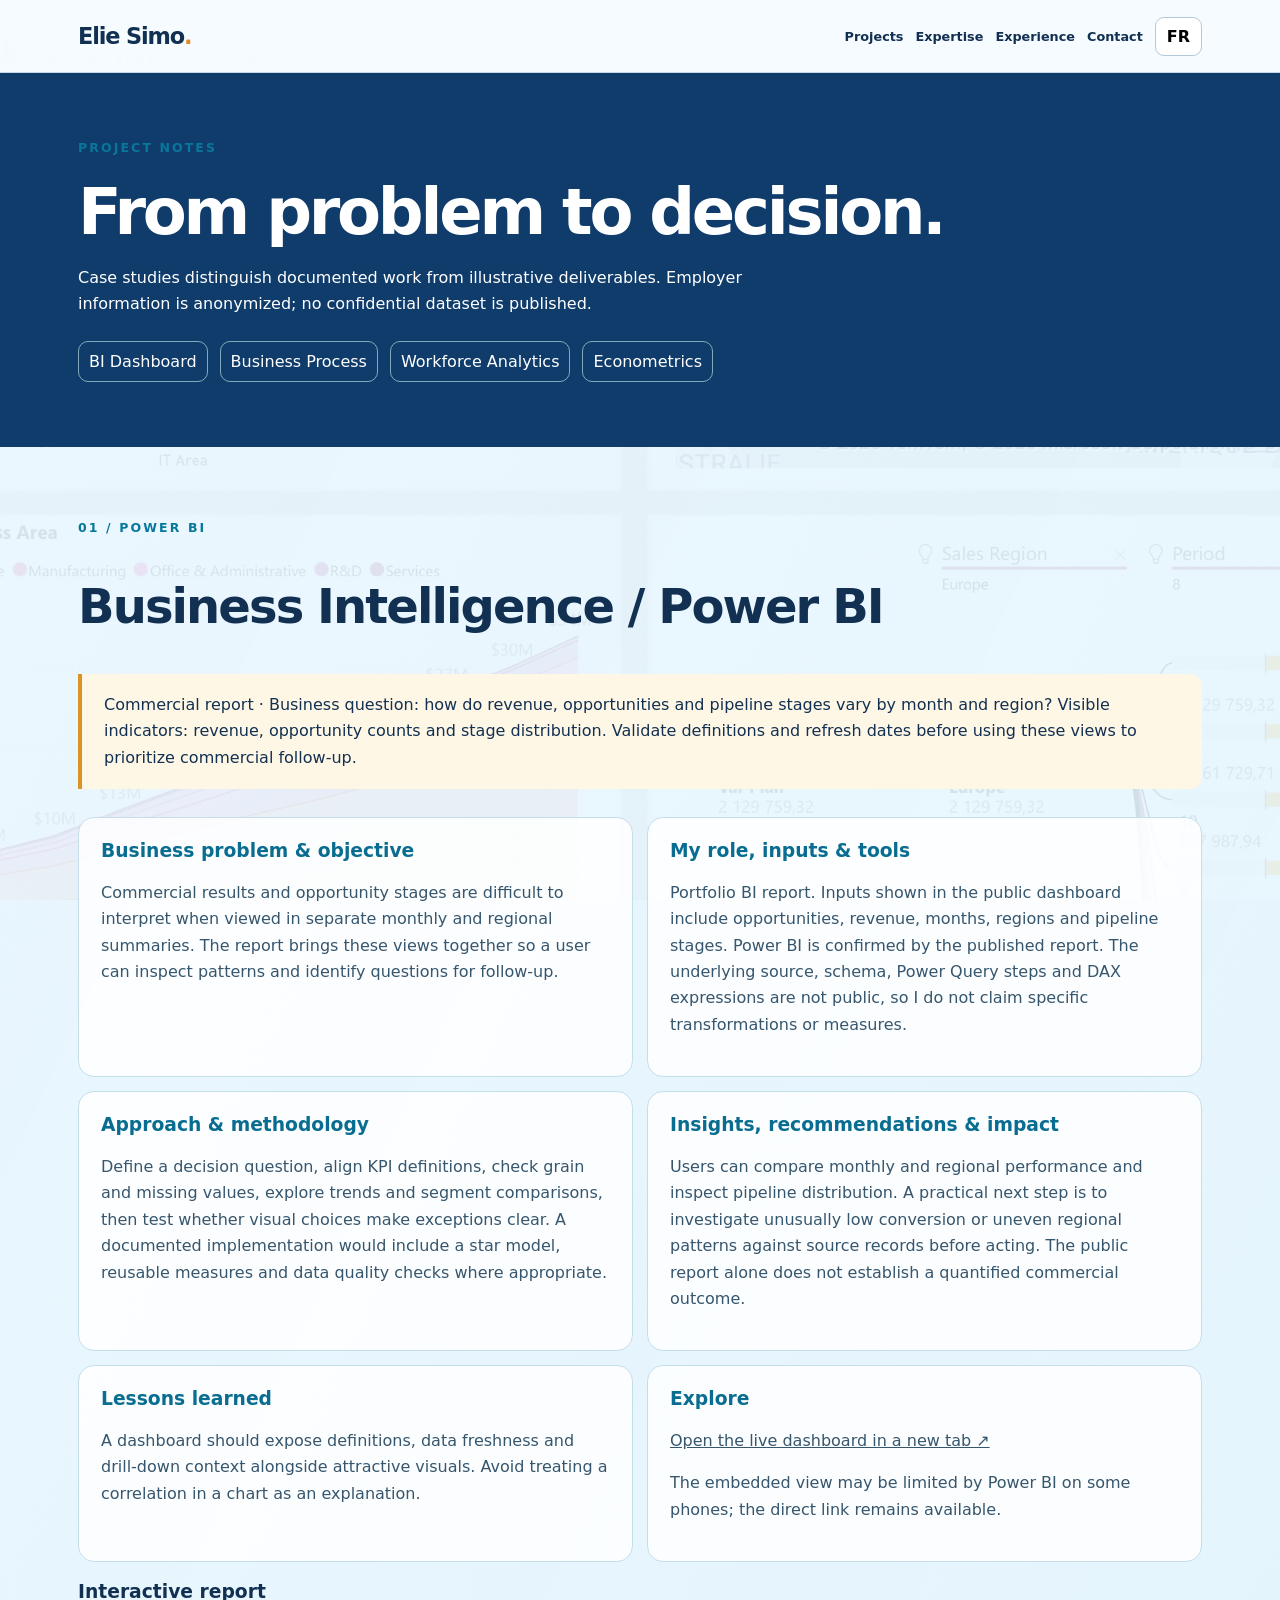
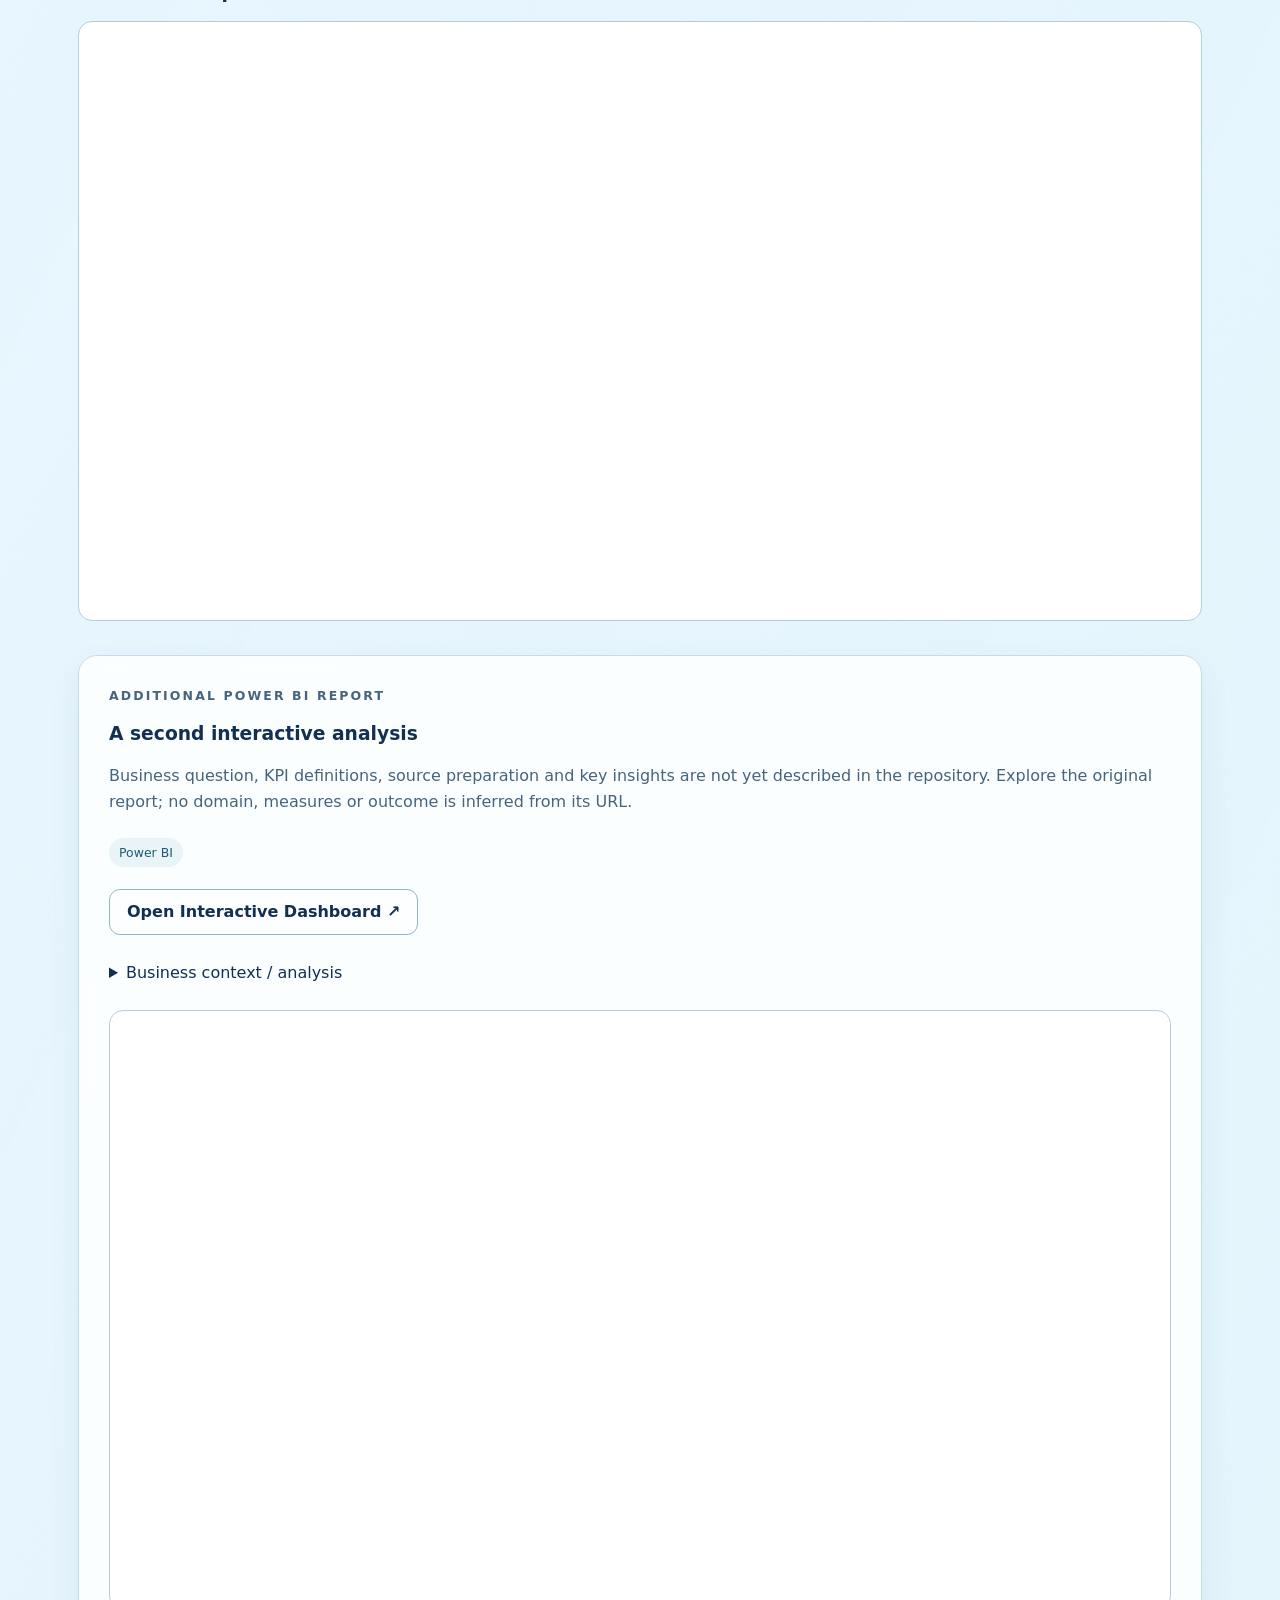
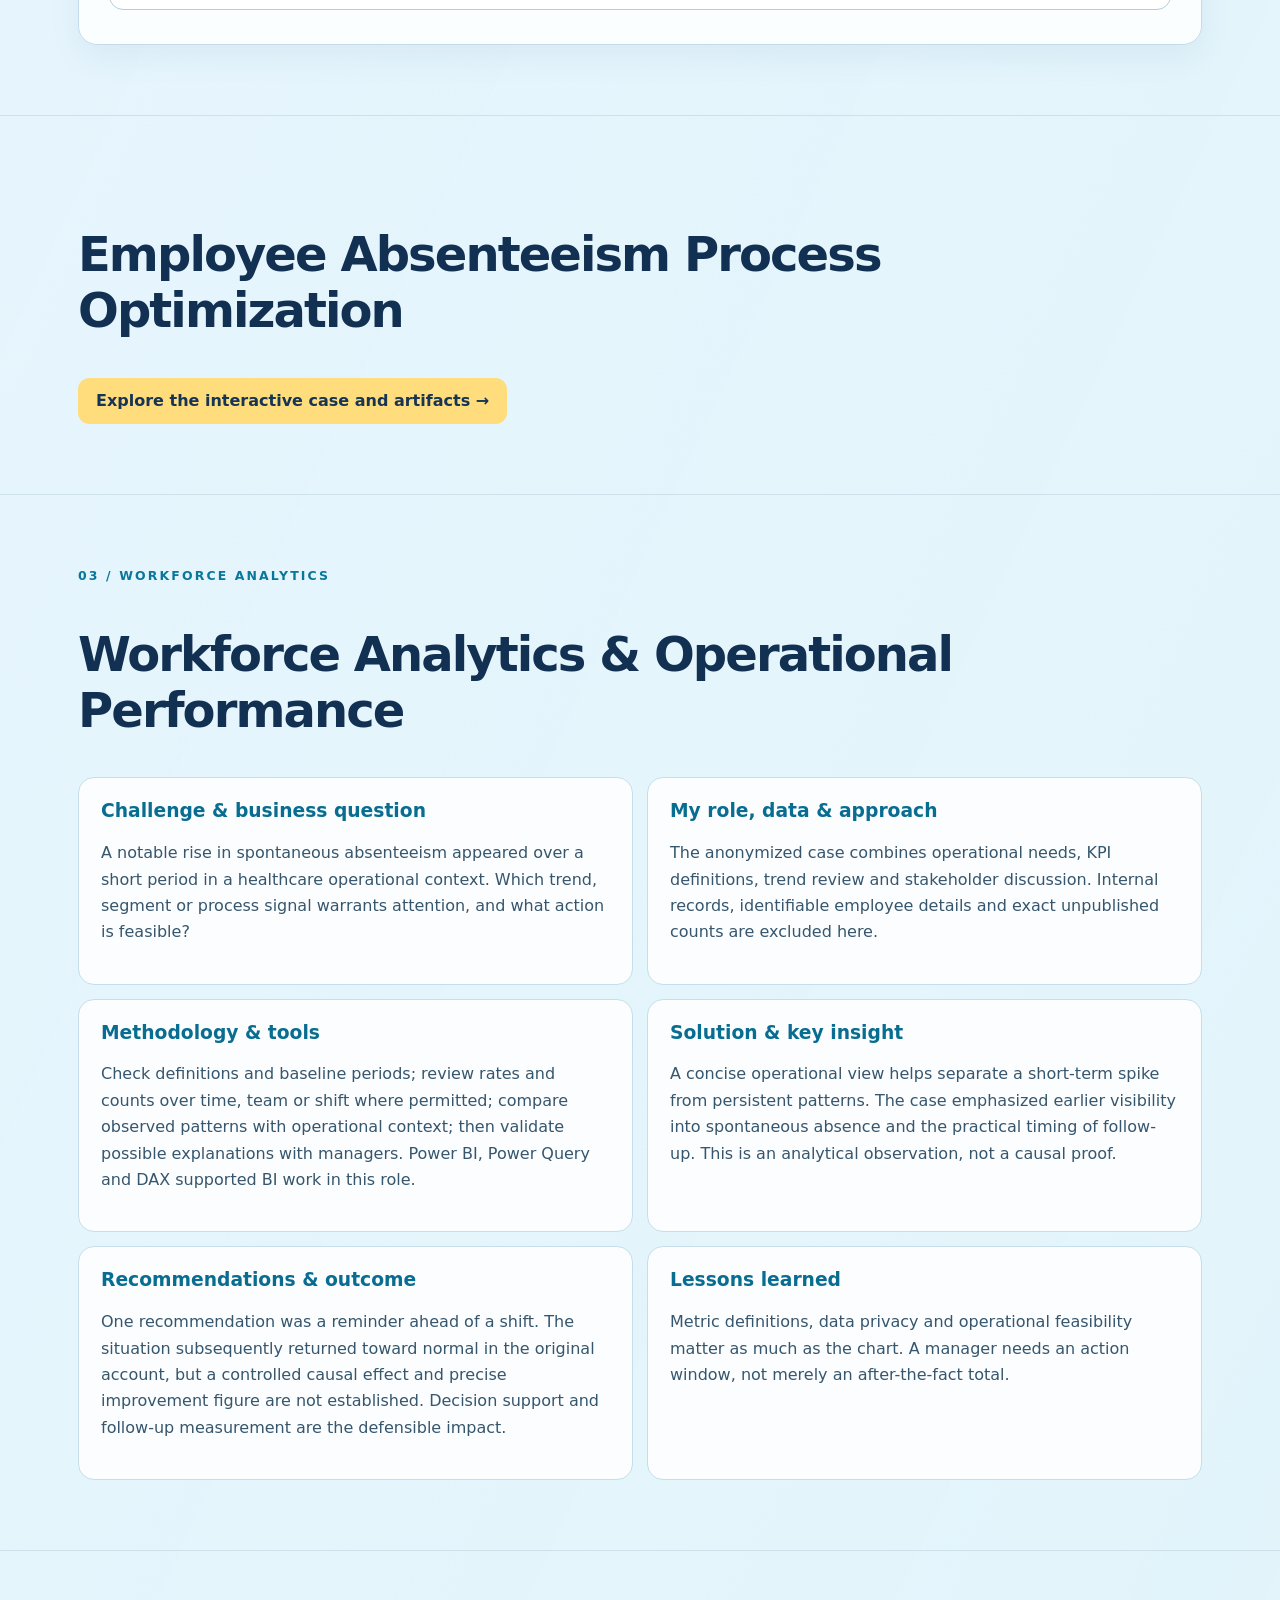
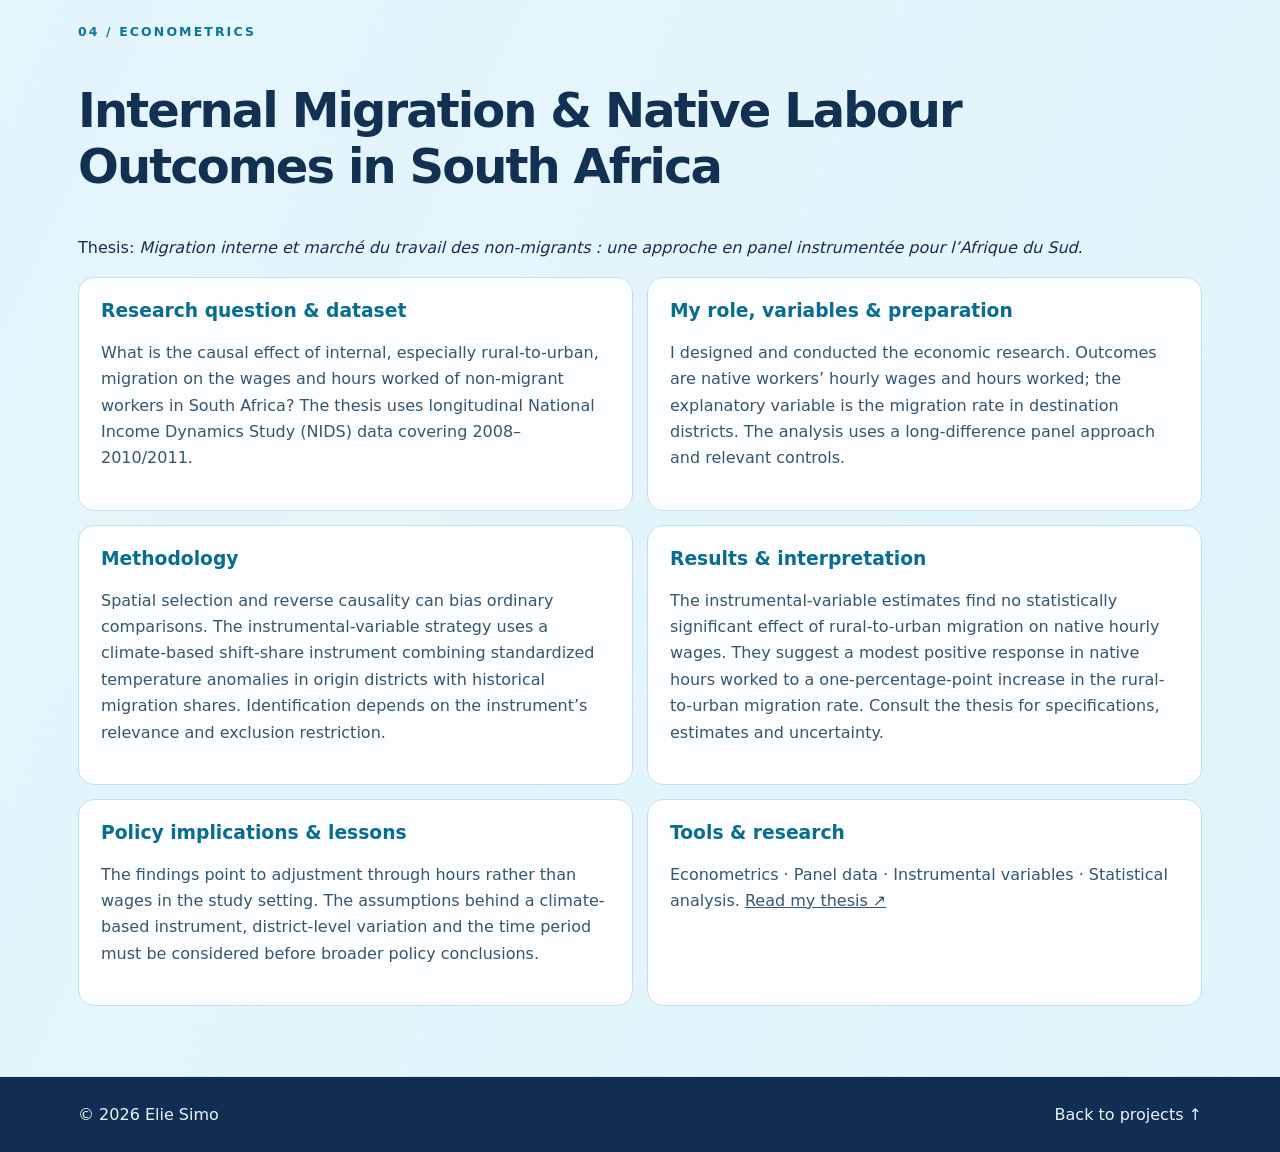
<file: case-study.html>
<!DOCTYPE html>

<html lang="en"><head><meta charset="utf-8"/><meta content="width=device-width,initial-scale=1" name="viewport"/><title>Case Studies | Elie Simo</title><meta content="Business analysis, workforce analytics, Power BI and econometrics case studies by Elie Simo." name="description"/><link href="style.css?v=proof2" rel="stylesheet"/></head><body><a class="skip" href="#main"><span class="copy-en">Skip to content</span><span class="copy-fr">Aller au contenu</span></a><header><div class="shell nav"><a class="logo" href="index.html">Elie Simo<span>.</span></a><button aria-controls="links" aria-expanded="false" aria-label="Open navigation" class="menu">Menu ☰</button><nav aria-label="Main navigation" id="links"><a href="index.html#projects"><span class="copy-en">Projects</span><span class="copy-fr">Projets</span></a><a href="index.html#expertise"><span class="copy-en">Expertise</span><span class="copy-fr">Expertise</span></a><a href="index.html#experience"><span class="copy-en">Experience</span><span class="copy-fr">Expérience</span></a><a href="index.html#contact"><span class="copy-en">Contact</span><span class="copy-fr">Contact</span></a><button aria-label="Switch language" id="lang">FR</button></nav></div></header><main id="main"><section class="case-hero"><div class="shell"><p class="kicker"><span class="copy-en">PROJECT NOTES</span><span class="copy-fr">ÉTUDES DE CAS</span></p><h1><span class="copy-en">From problem to decision.</span><span class="copy-fr">Du problème à la décision.</span></h1><p><span class="copy-en">Case studies distinguish documented work from illustrative deliverables. Employer information is anonymized; no confidential dataset is published.</span><span class="copy-fr">Ces études distinguent le travail documenté des livrables illustratifs. Les informations des employeurs sont anonymisées ; aucune donnée confidentielle n’est publiée.</span></p><div class="case-index"><a href="#dashboard"><span class="copy-en">BI Dashboard</span><span class="copy-fr">Tableaux Power BI</span></a><a href="#process"><span class="copy-en">Business Process</span><span class="copy-fr">Processus d’affaires</span></a><a href="#workforce"><span class="copy-en">Workforce Analytics</span><span class="copy-fr">Analytique des effectifs</span></a><a href="#research"><span class="copy-en">Econometrics</span><span class="copy-fr">Économétrie</span></a></div></div></section><section class="study" id="dashboard"><div class="shell"><p class="kicker">01 / POWER BI</p><h2><span class="copy-en">Business Intelligence / Power BI</span><span class="copy-fr">Intelligence d’affaires / Power BI</span></h2><div class="evidence-note"><span class="copy-en">Commercial report · Business question: how do revenue, opportunities and pipeline stages vary by month and region? Visible indicators: revenue, opportunity counts and stage distribution. Validate definitions and refresh dates before using these views to prioritize commercial follow-up.</span><span class="copy-fr">Rapport commercial · Question d’affaires : comment les revenus, opportunités et étapes du pipeline varient-ils par mois et région ? Indicateurs présentés : revenus, effectifs d’opportunités et répartition des étapes. Valider définitions et dates d’actualisation avant de prioriser le suivi commercial.</span></div><div class="study-grid"><div><h3><span class="copy-en">Business problem &amp; objective</span><span class="copy-fr">Problème et objectif d’affaires</span></h3><p><span class="copy-en">Commercial results and opportunity stages are difficult to interpret when viewed in separate monthly and regional summaries. The report brings these views together so a user can inspect patterns and identify questions for follow-up.</span><span class="copy-fr">Les résultats commerciaux et les étapes des opportunités sont difficiles à interpréter dans des résumés mensuels et régionaux séparés. Le rapport rassemble ces vues pour examiner les tendances et définir les questions à approfondir.</span></p></div><div><h3><span class="copy-en">My role, inputs &amp; tools</span><span class="copy-fr">Mon rôle, données et outils</span></h3><p><span class="copy-en">Portfolio BI report. Inputs shown in the public dashboard include opportunities, revenue, months, regions and pipeline stages. Power BI is confirmed by the published report. The underlying source, schema, Power Query steps and DAX expressions are not public, so I do not claim specific transformations or measures.</span><span class="copy-fr">Rapport BI du portfolio. Les données présentées comprennent les opportunités, revenus, mois, régions et étapes du pipeline. Power BI est confirmé par le rapport publié. La source, le schéma, les étapes Power Query et les expressions DAX ne sont pas publics ; aucune transformation ou mesure précise n’est revendiquée.</span></p></div><div><h3><span class="copy-en">Approach &amp; methodology</span><span class="copy-fr">Approche et méthodologie</span></h3><p><span class="copy-en">Define a decision question, align KPI definitions, check grain and missing values, explore trends and segment comparisons, then test whether visual choices make exceptions clear. A documented implementation would include a star model, reusable measures and data quality checks where appropriate.</span><span class="copy-fr">Définir la décision visée, harmoniser les KPI, vérifier la granularité et les valeurs manquantes, comparer tendances et segments, puis vérifier la lisibilité des exceptions. Une implémentation documentée inclurait, selon le besoin, un modèle en étoile, des mesures réutilisables et des contrôles qualité.</span></p></div><div><h3><span class="copy-en">Insights, recommendations &amp; impact</span><span class="copy-fr">Constats, recommandations et impact</span></h3><p><span class="copy-en">Users can compare monthly and regional performance and inspect pipeline distribution. A practical next step is to investigate unusually low conversion or uneven regional patterns against source records before acting. The public report alone does not establish a quantified commercial outcome.</span><span class="copy-fr">Les utilisateurs peuvent comparer les performances mensuelles et régionales et examiner le pipeline. Avant d’agir, il faut confronter toute conversion faible ou disparité régionale aux données sources. Le rapport public ne démontre pas à lui seul un résultat commercial chiffré.</span></p></div><div><h3><span class="copy-en">Lessons learned</span><span class="copy-fr">Enseignements</span></h3><p><span class="copy-en">A dashboard should expose definitions, data freshness and drill-down context alongside attractive visuals. Avoid treating a correlation in a chart as an explanation.</span><span class="copy-fr">Un tableau de bord doit présenter les définitions, l’actualité des données et le contexte détaillé. Une corrélation graphique ne suffit pas à expliquer un phénomène.</span></p></div><div><h3><span class="copy-en">Explore</span><span class="copy-fr">Explorer</span></h3><p><a href="https://app.powerbi.com/view?r=eyJrIjoiZTdmYWRlNjMtMDBjZi00ZGFlLWEyNWEtYTdmNTlkOTk5NDNlIiwidCI6ImU4YWViMDlkLTc2ZDEtNGE2YS05ZDY2LWNhNjM2NWZkMDg1ZSIsImMiOjF9" rel="noopener" target="_blank"><span class="copy-en">Open the live dashboard in a new tab ↗</span><span class="copy-fr">Ouvrir le tableau interactif ↗</span></a></p><p><span class="copy-en">The embedded view may be limited by Power BI on some phones; the direct link remains available.</span><span class="copy-fr">Power BI peut limiter l’affichage intégré sur certains téléphones ; le lien direct reste disponible.</span></p></div></div><h3><span class="copy-en">Interactive report</span><span class="copy-fr">Rapport interactif</span></h3><iframe allowfullscreen="" class="embed" loading="lazy" src="https://app.powerbi.com/view?r=eyJrIjoiZTdmYWRlNjMtMDBjZi00ZGFlLWEyNWEtYTdmNTlkOTk5NDNlIiwidCI6ImU4YWViMDlkLTc2ZDEtNGE2YS05ZDY2LWNhNjM2NWZkMDg1ZSIsImMiOjF9" title="Elie Simo business intelligence dashboard"></iframe><article class="panel report-two"><p class="kicker"><span class="copy-en">ADDITIONAL POWER BI REPORT</span><span class="copy-fr">RAPPORT POWER BI COMPLÉMENTAIRE</span></p><h3><span class="copy-en">A second interactive analysis</span><span class="copy-fr">Une deuxième analyse interactive</span></h3><p><span class="copy-en">Business question, KPI definitions, source preparation and key insights are not yet described in the repository. Explore the original report; no domain, measures or outcome is inferred from its URL.</span><span class="copy-fr">La question d’affaires, les définitions des KPI, la préparation et les constats ne sont pas encore décrits dans le dépôt. Consultez le rapport original ; aucun domaine, indicateur ou résultat n’est déduit de son URL.</span></p><div class="tags"><span>Power BI</span></div><a class="btn" href="https://app.powerbi.com/view?r=eyJrIjoiNjBkZGRhYmUtNjIzZi00ZmM4LWEwNmQtMmQyZmExYTBjM2M2IiwidCI6ImU4YWViMDlkLTc2ZDEtNGE2YS05ZDY2LWNhNjM2NWZkMDg1ZSIsImMiOjF9" rel="noopener" target="_blank"><span class="copy-en">Open Interactive Dashboard ↗</span><span class="copy-fr">Ouvrir le tableau interactif ↗</span></a><details><summary><span class="copy-en">Business context / analysis</span><span class="copy-fr">Contexte d’affaires / analyse</span></summary><p><span class="copy-en">To establish a credible case: confirm the report’s decision question, identify observable measures and document source and refresh rules. DAX and Power Query are part of my documented toolkit, but this report’s implementation is not public.</span><span class="copy-fr">Pour établir une étude crédible : confirmer la décision visée, identifier les mesures visibles et documenter source et actualisation. DAX et Power Query font partie de mes outils documentés, mais l’implémentation de ce rapport n’est pas publique.</span></p></details><iframe allowfullscreen="" class="embed" loading="lazy" src="https://app.powerbi.com/view?r=eyJrIjoiNjBkZGRhYmUtNjIzZi00ZmM4LWEwNmQtMmQyZmExYTBjM2M2IiwidCI6ImU4YWViMDlkLTc2ZDEtNGE2YS05ZDY2LWNhNjM2NWZkMDg1ZSIsImMiOjF9" title="Additional Power BI report"></iframe></article></div></section><section class="study" id="process"><div class="shell"><h2><span class="copy-en">Employee Absenteeism Process Optimization</span><span class="copy-fr">Optimisation du processus d’absentéisme</span></h2><a class="btn primary" href="index.html#case-studies"><span class="copy-en">Explore the interactive case and artifacts →</span><span class="copy-fr">Explorer l’étude interactive et les livrables →</span></a></div></section><section class="study" id="workforce"><div class="shell"><p class="kicker">03 / WORKFORCE ANALYTICS</p><h2><span class="copy-en">Workforce Analytics &amp; Operational Performance</span><span class="copy-fr">Analytique des effectifs et performance opérationnelle</span></h2><div class="study-grid"><div><h3><span class="copy-en">Challenge &amp; business question</span><span class="copy-fr">Défi et question d’affaires</span></h3><p><span class="copy-en">A notable rise in spontaneous absenteeism appeared over a short period in a healthcare operational context. Which trend, segment or process signal warrants attention, and what action is feasible?</span><span class="copy-fr">Une hausse notable de l’absentéisme spontané est apparue sur une courte période en santé. Quel signal, segment ou processus mérite attention et quelle action est réalisable ?</span></p></div><div><h3><span class="copy-en">My role, data &amp; approach</span><span class="copy-fr">Mon rôle, données et approche</span></h3><p><span class="copy-en">The anonymized case combines operational needs, KPI definitions, trend review and stakeholder discussion. Internal records, identifiable employee details and exact unpublished counts are excluded here.</span><span class="copy-fr">Le cas anonymisé associe besoins opérationnels, définitions des KPI, tendances et échanges avec les parties prenantes. Les dossiers internes, renseignements identifiants et effectifs non publiés sont exclus.</span></p></div><div><h3><span class="copy-en">Methodology &amp; tools</span><span class="copy-fr">Méthodologie et outils</span></h3><p><span class="copy-en">Check definitions and baseline periods; review rates and counts over time, team or shift where permitted; compare observed patterns with operational context; then validate possible explanations with managers. Power BI, Power Query and DAX supported BI work in this role.</span><span class="copy-fr">Vérifier définitions et périodes de référence, examiner taux et effectifs par période, équipe ou quart lorsque permis, confronter les tendances au contexte, puis valider les explications avec les gestionnaires. Power BI, Power Query et DAX ont soutenu le travail BI dans ce rôle.</span></p></div><div><h3><span class="copy-en">Solution &amp; key insight</span><span class="copy-fr">Solution et constat clé</span></h3><p><span class="copy-en">A concise operational view helps separate a short-term spike from persistent patterns. The case emphasized earlier visibility into spontaneous absence and the practical timing of follow-up. This is an analytical observation, not a causal proof.</span><span class="copy-fr">Une vue opérationnelle concise aide à distinguer une hausse ponctuelle des tendances persistantes. Le cas met l’accent sur la visibilité précoce des absences et le moment du suivi. Il s’agit d’un constat analytique, sans preuve causale.</span></p></div><div><h3><span class="copy-en">Recommendations &amp; outcome</span><span class="copy-fr">Recommandations et résultat</span></h3><p><span class="copy-en">One recommendation was a reminder ahead of a shift. The situation subsequently returned toward normal in the original account, but a controlled causal effect and precise improvement figure are not established. Decision support and follow-up measurement are the defensible impact.</span><span class="copy-fr">Une recommandation était un rappel avant le quart. Le récit initial indique ensuite un retour vers la normale, sans effet causal contrôlé ni amélioration chiffrée établie. L’impact démontrable réside dans l’aide à la décision et le suivi.</span></p></div><div><h3><span class="copy-en">Lessons learned</span><span class="copy-fr">Enseignements</span></h3><p><span class="copy-en">Metric definitions, data privacy and operational feasibility matter as much as the chart. A manager needs an action window, not merely an after-the-fact total.</span><span class="copy-fr">Définitions des mesures, confidentialité et faisabilité comptent autant que le graphique. Le gestionnaire a besoin d’un délai pour agir, au-delà d’un total rétrospectif.</span></p></div></div></div></section><section class="study" id="research"><div class="shell"><p class="kicker">04 / ECONOMETRICS</p><h2><span class="copy-en">Internal Migration &amp; Native Labour Outcomes in South Africa</span><span class="copy-fr">Migration interne et marché du travail des non-migrants en Afrique du Sud</span></h2><p>Thesis: <em>Migration interne et marché du travail des non-migrants : une approche en panel instrumentée pour l’Afrique du Sud</em>.</p><div class="study-grid"><div><h3><span class="copy-en">Research question &amp; dataset</span><span class="copy-fr">Question de recherche et données</span></h3><p><span class="copy-en">What is the causal effect of internal, especially rural-to-urban, migration on the wages and hours worked of non-migrant workers in South Africa? The thesis uses longitudinal National Income Dynamics Study (NIDS) data covering 2008–2010/2011.</span><span class="copy-fr">Quel est l’effet causal de la migration interne, notamment rurale-urbaine, sur les salaires et heures des non-migrants en Afrique du Sud ? Le mémoire utilise les données longitudinales NIDS de 2008–2010/2011.</span></p></div><div><h3><span class="copy-en">My role, variables &amp; preparation</span><span class="copy-fr">Mon rôle, variables et préparation</span></h3><p><span class="copy-en">I designed and conducted the economic research. Outcomes are native workers’ hourly wages and hours worked; the explanatory variable is the migration rate in destination districts. The analysis uses a long-difference panel approach and relevant controls.</span><span class="copy-fr">J’ai conçu et réalisé la recherche économique. Les résultats étudiés sont les salaires horaires et heures des non-migrants ; la variable explicative est le taux de migration des districts de destination. L’analyse utilise un panel en différences longues et des contrôles pertinents.</span></p></div><div><h3><span class="copy-en">Methodology</span><span class="copy-fr">Méthodologie</span></h3><p><span class="copy-en">Spatial selection and reverse causality can bias ordinary comparisons. The instrumental-variable strategy uses a climate-based shift-share instrument combining standardized temperature anomalies in origin districts with historical migration shares. Identification depends on the instrument’s relevance and exclusion restriction.</span><span class="copy-fr">La sélection spatiale et la causalité inverse peuvent biaiser les comparaisons. La stratégie instrumentale combine anomalies de température standardisées dans les districts d’origine et parts migratoires historiques dans un instrument shift-share climatique. L’identification dépend de la pertinence et de la restriction d’exclusion.</span></p></div><div><h3><span class="copy-en">Results &amp; interpretation</span><span class="copy-fr">Résultats et interprétation</span></h3><p><span class="copy-en">The instrumental-variable estimates find no statistically significant effect of rural-to-urban migration on native hourly wages. They suggest a modest positive response in native hours worked to a one-percentage-point increase in the rural-to-urban migration rate. Consult the thesis for specifications, estimates and uncertainty.</span><span class="copy-fr">Les estimations instrumentales ne trouvent pas d’effet statistiquement significatif sur les salaires horaires des non-migrants. Elles suggèrent une réponse positive modeste des heures à une hausse d’un point de pourcentage de la migration rurale-urbaine. Consulter le mémoire pour les estimations, spécifications et incertitudes.</span></p></div><div><h3><span class="copy-en">Policy implications &amp; lessons</span><span class="copy-fr">Implications et enseignements</span></h3><p><span class="copy-en">The findings point to adjustment through hours rather than wages in the study setting. The assumptions behind a climate-based instrument, district-level variation and the time period must be considered before broader policy conclusions.</span><span class="copy-fr">Les résultats suggèrent un ajustement par les heures plutôt que les salaires dans ce contexte. Les hypothèses de l’instrument climatique, la variation entre districts et la période doivent être prises en compte avant toute généralisation.</span></p></div><div><h3><span class="copy-en">Tools &amp; research</span><span class="copy-fr">Outils et recherche</span></h3><p><span class="copy-en">Econometrics · Panel data · Instrumental variables · Statistical analysis. </span><span class="copy-fr">Économétrie · Panel · Variables instrumentales · Analyse statistique. </span><a href="memoire-elie-simo.pdf" rel="noopener" target="_blank"><span class="copy-en">Read my thesis ↗</span><span class="copy-fr">Lire mon mémoire ↗</span></a></p></div></div></div></section></main><footer><div class="shell">© 2026 Elie Simo <a href="index.html#projects"><span class="copy-en">Back to projects ↑</span><span class="copy-fr">Retour aux projets ↑</span></a></div></footer><script defer="" src="script.js?v=proof2"></script></body></html>
</file>
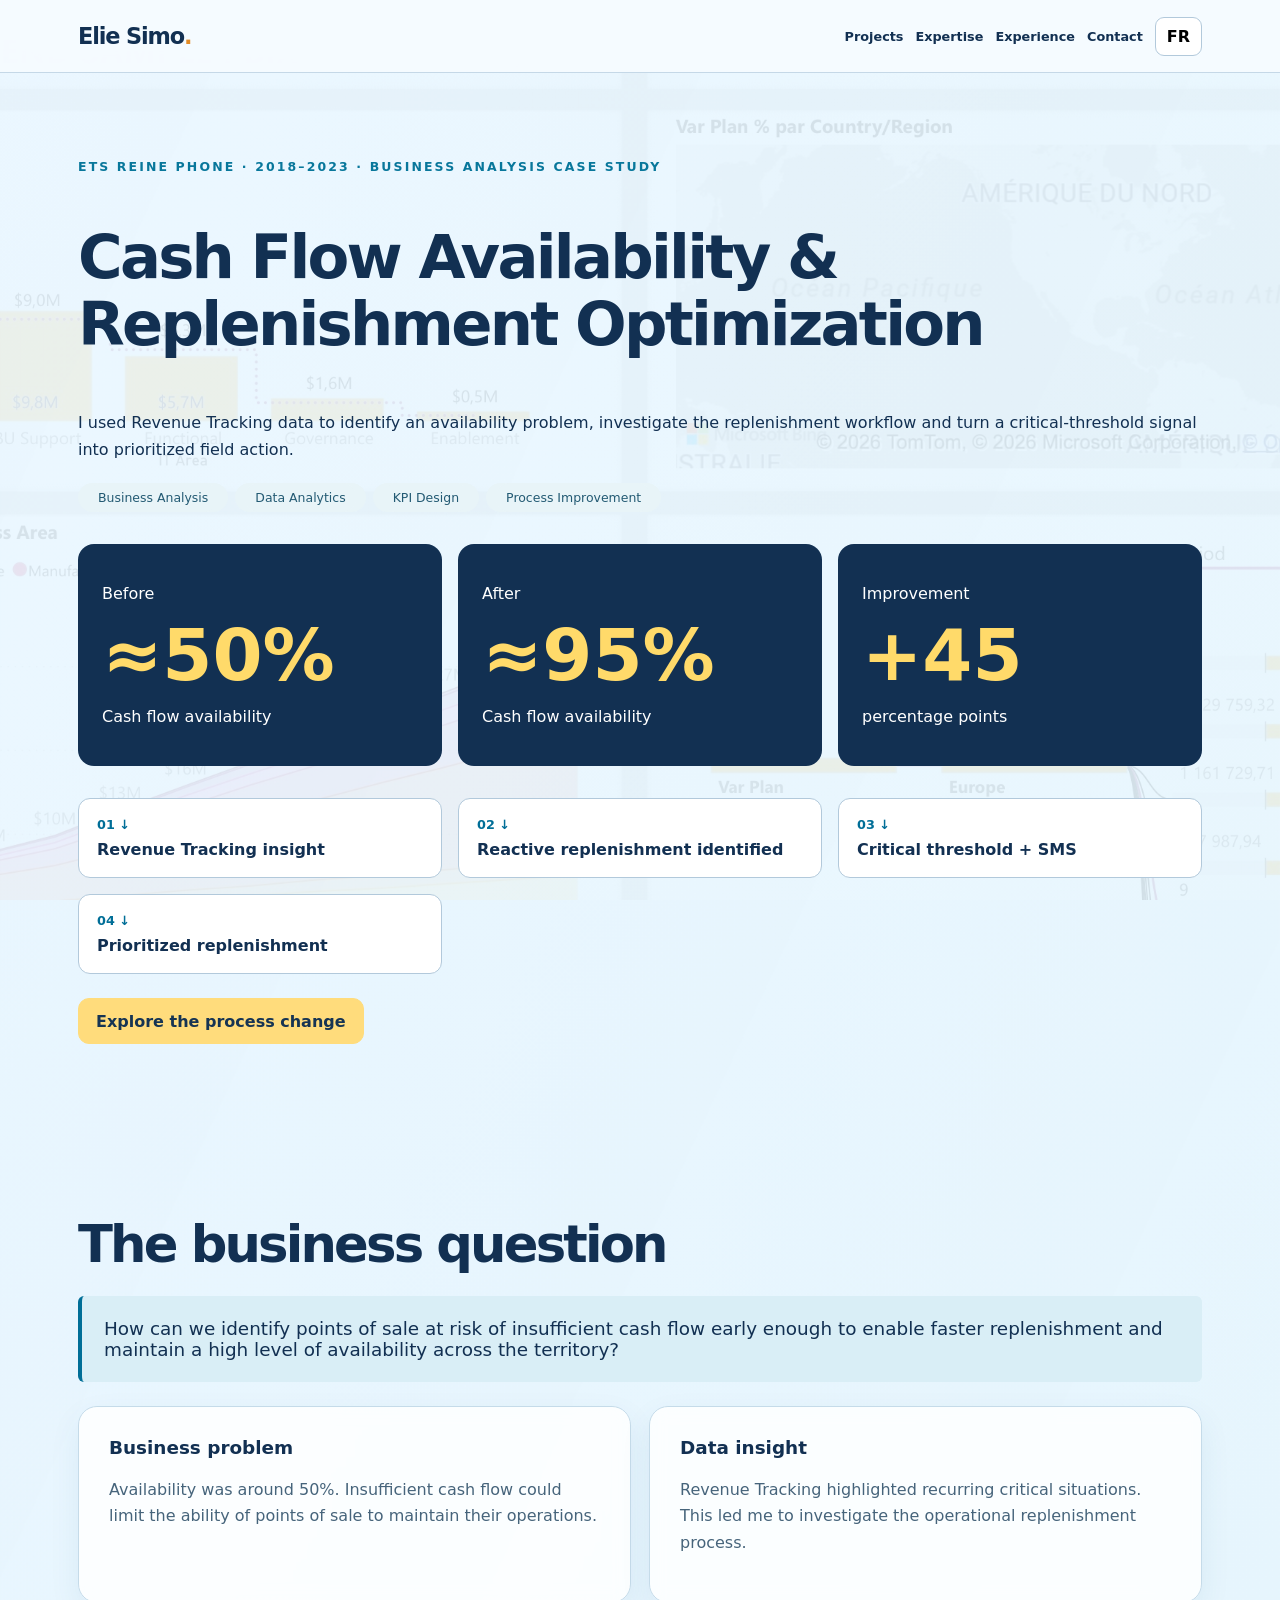
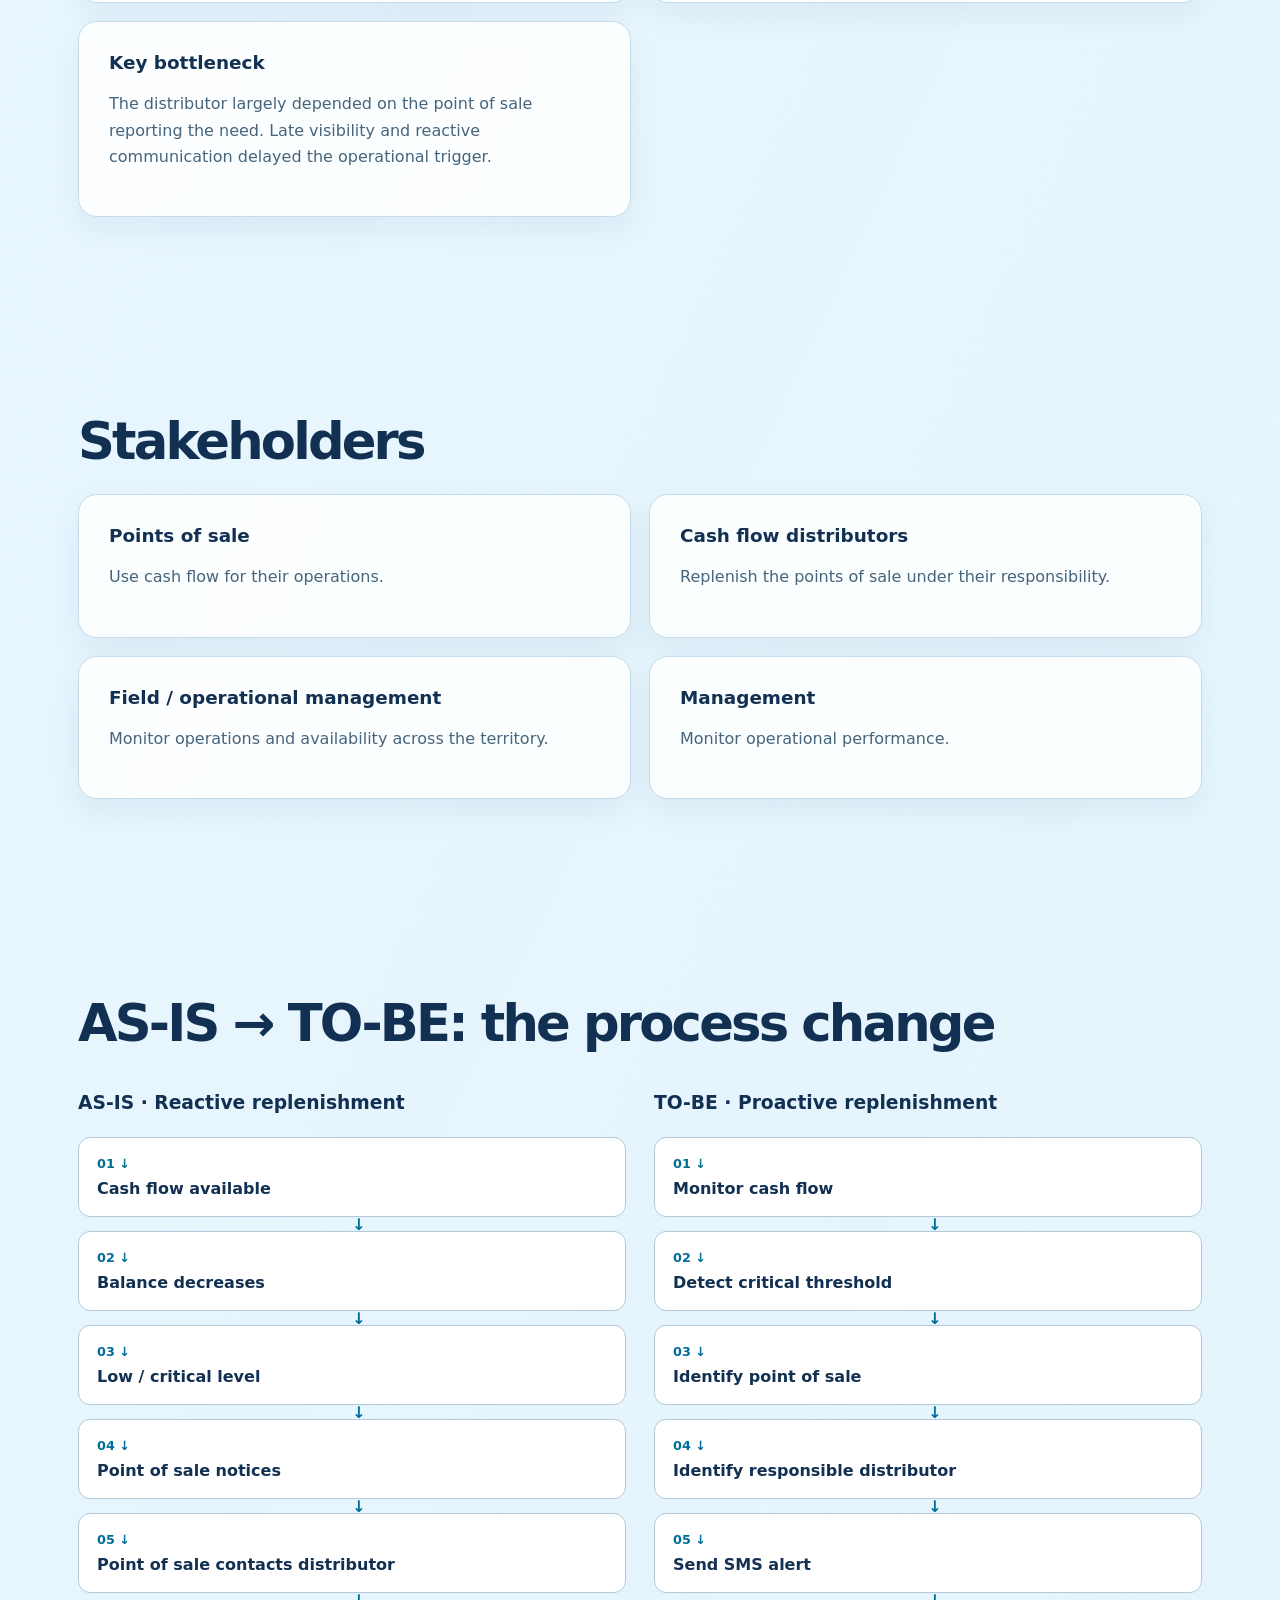
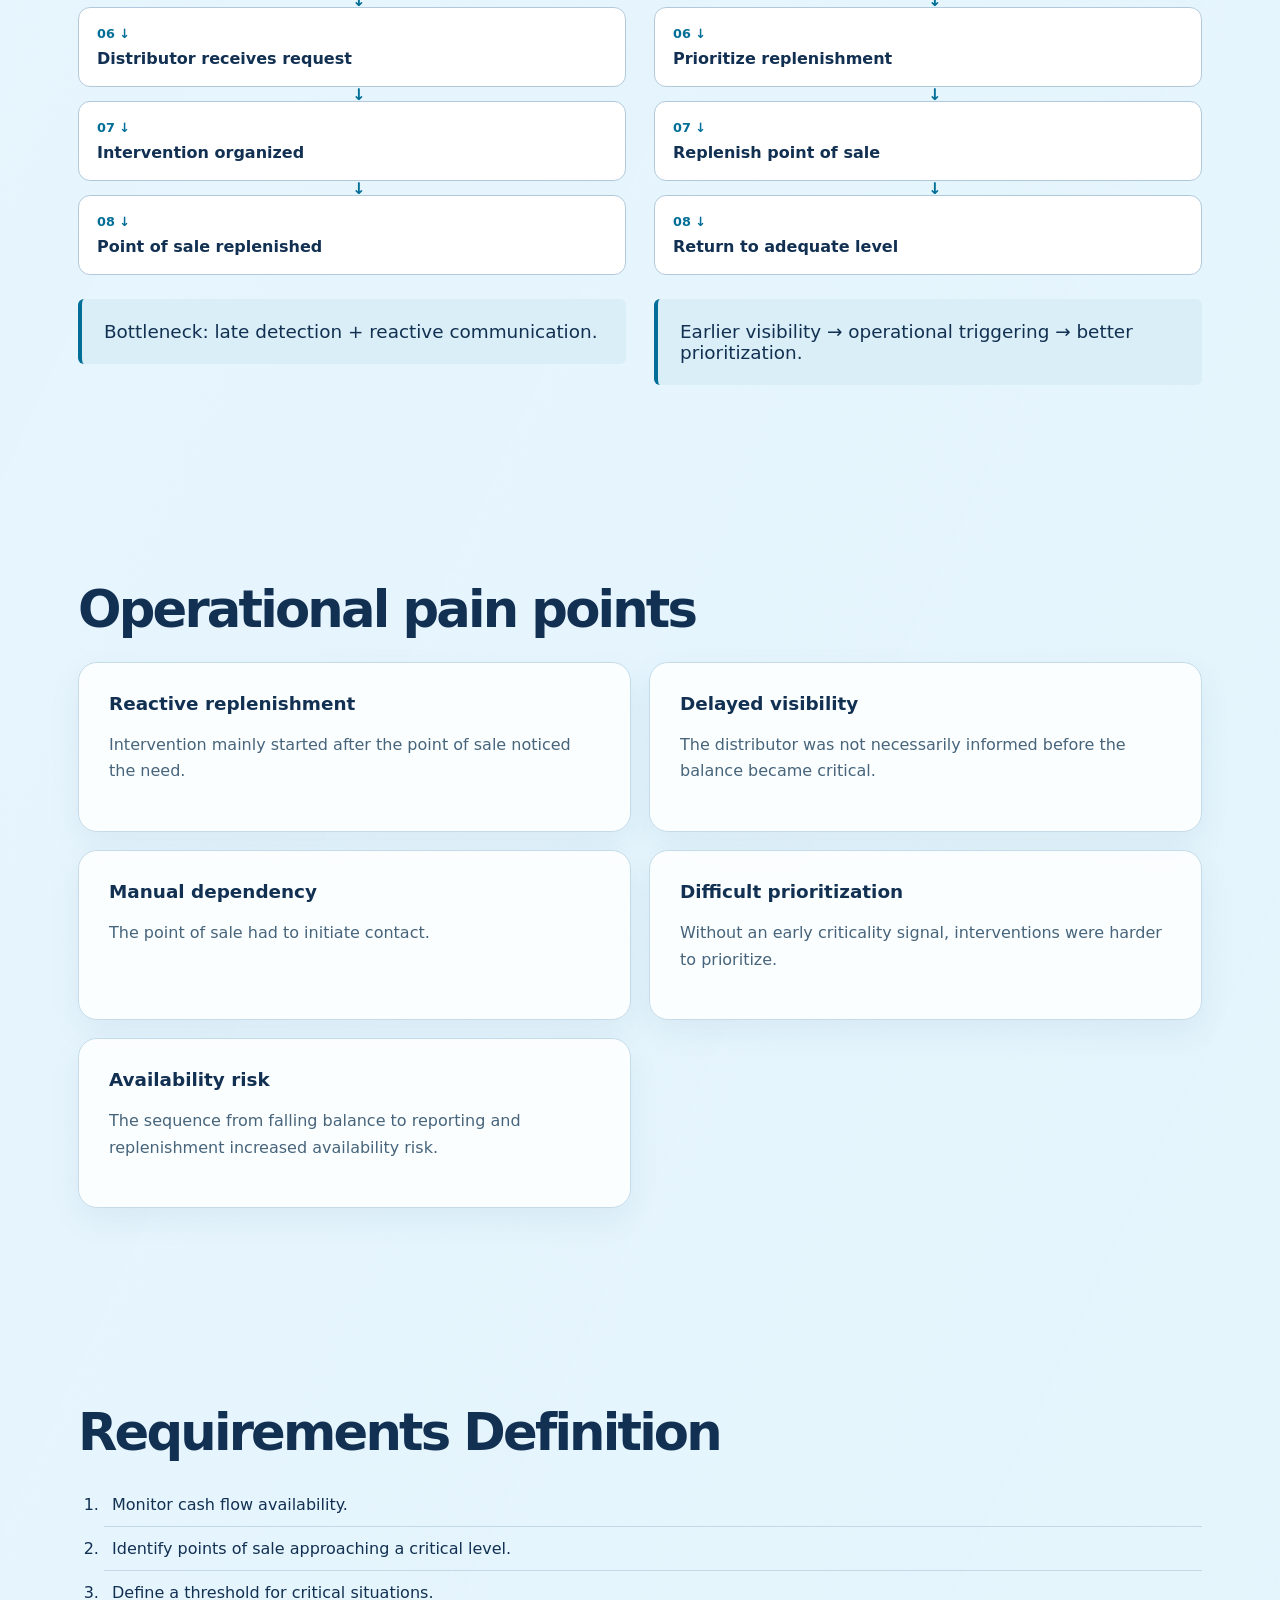
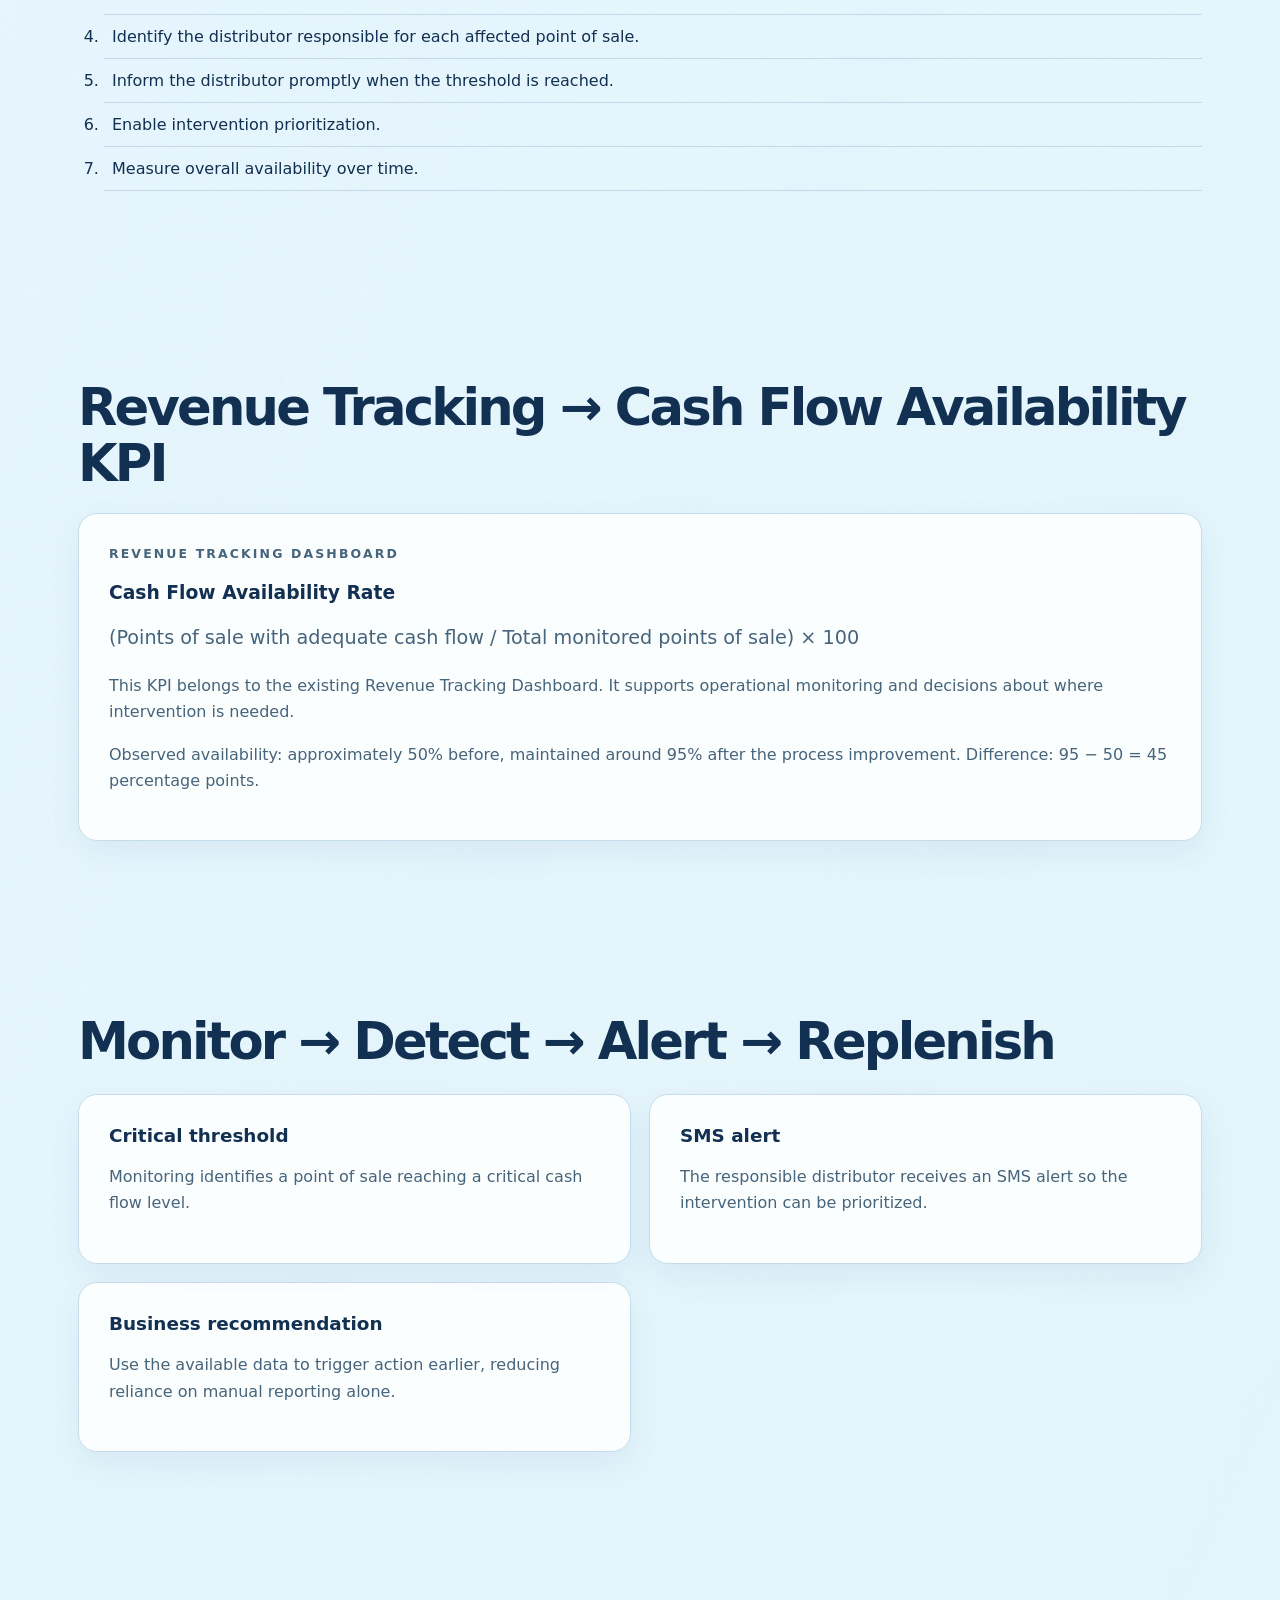
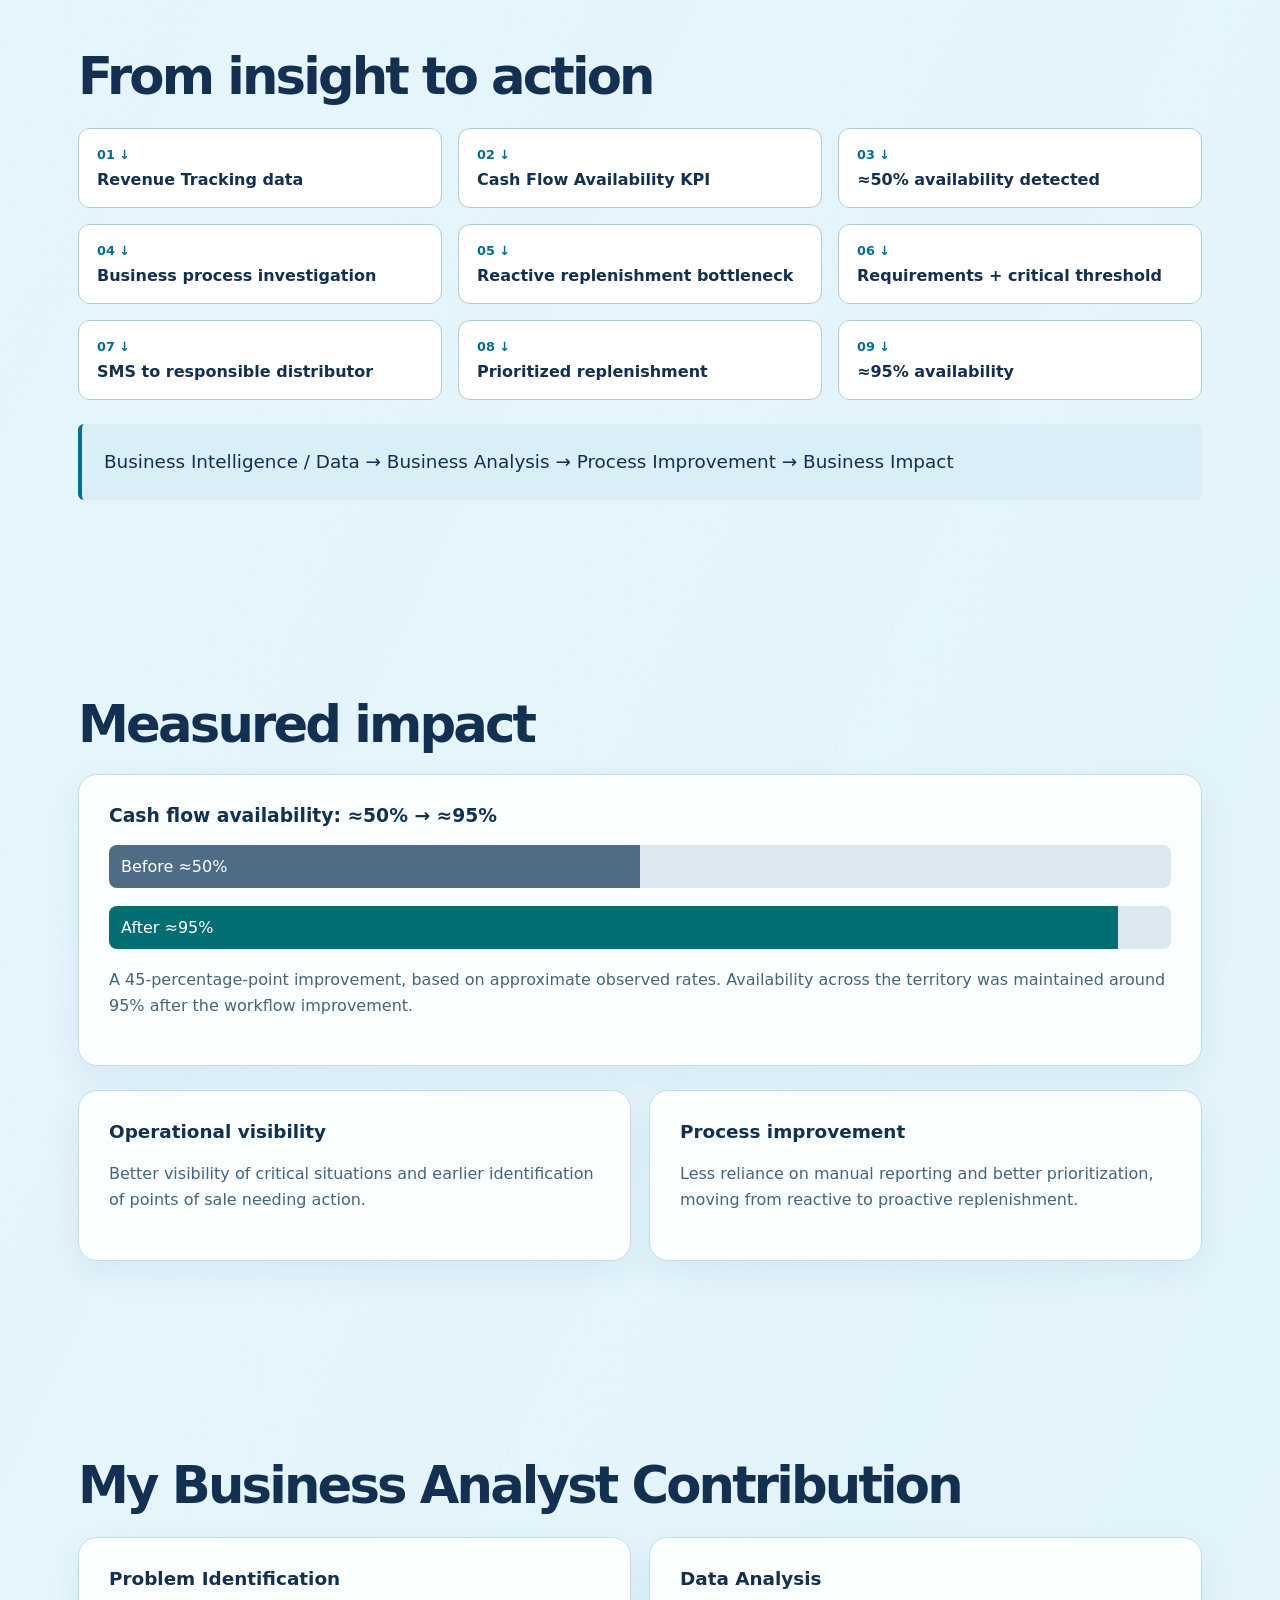
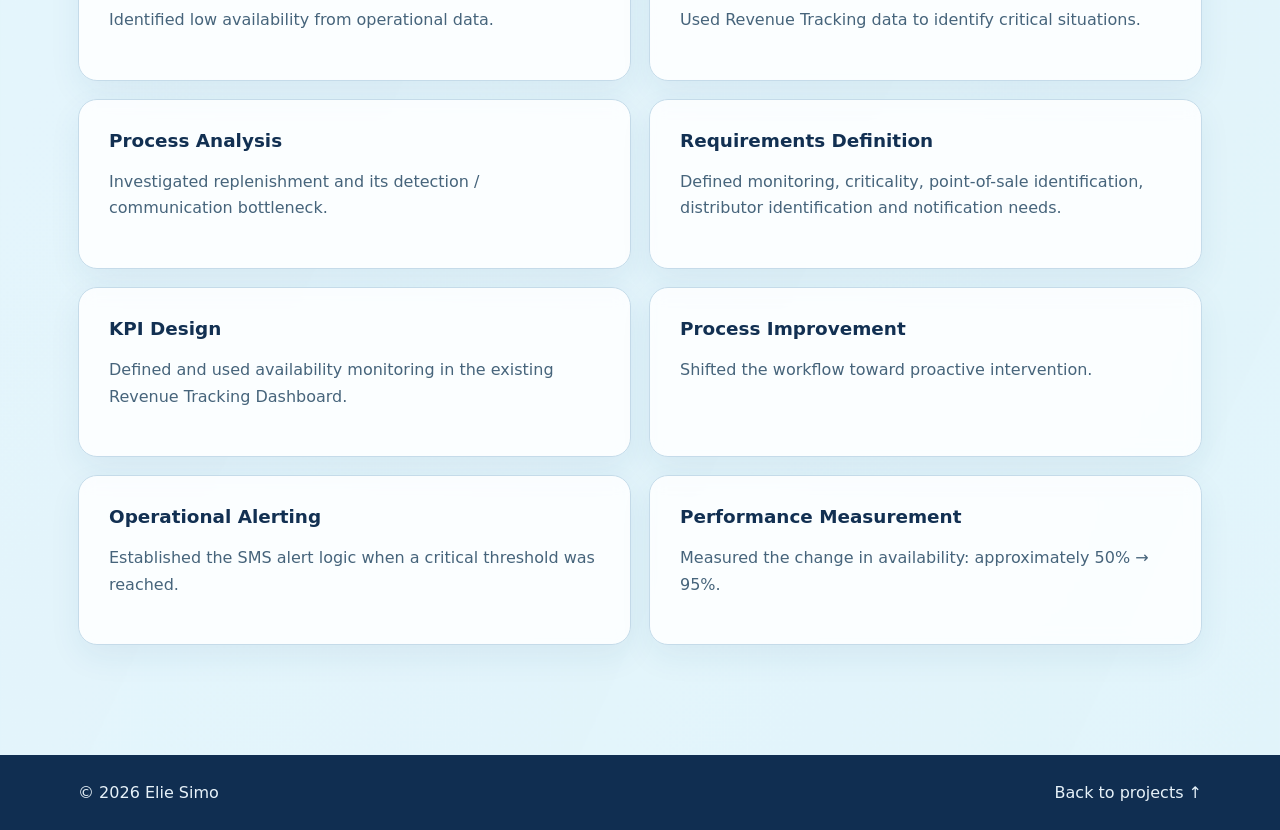
<file: cash-flow-case-study.html>
<!DOCTYPE html>
<html lang="en"><head><meta charset="utf-8"/><meta content="width=device-width,initial-scale=1" name="viewport"/><title>Cash Flow Availability | ETS Reine Phone | Elie Simo</title><meta content="ETS Reine Phone: Revenue Tracking, business requirements, SMS alerts and replenishment process improvement. Cash flow availability approximately 50% to 95%." name="description"/><link href="style.css?v=proof2" rel="stylesheet"/><link href="cash-flow.css" rel="stylesheet"/><link href="https://simoelie.github.io/Portfolio-/cash-flow-case-study.html" rel="canonical"/></head><body><a class="skip" href="#main"><span class="copy-en">Skip to content</span><span class="copy-fr">Aller au contenu</span></a><header><div class="shell nav"><a class="logo" href="index.html">Elie Simo<span>.</span></a><button aria-controls="links" aria-expanded="false" aria-label="Open navigation" class="menu">Menu ☰</button><nav aria-label="Main navigation" id="links"><a href="index.html#projects"><span class="copy-en">Projects</span><span class="copy-fr">Projets</span></a><a href="index.html#expertise"><span class="copy-en">Expertise</span><span class="copy-fr">Expertise</span></a><a href="index.html#experience"><span class="copy-en">Experience</span><span class="copy-fr">Expérience</span></a><a href="index.html#contact"><span class="copy-en">Contact</span><span class="copy-fr">Contact</span></a><button aria-label="Switch language" id="lang">FR</button></nav></div></header><main id="main"><section class="section cf-hero" id="cash-flow"><div class="shell"><p class="kicker">ETS REINE PHONE · 2018–2023 · <span class="copy-en">BUSINESS ANALYSIS CASE STUDY</span><span class="copy-fr">ÉTUDE DE CAS EN ANALYSE D’AFFAIRES</span></p><h1><span class="copy-en">Cash Flow Availability &amp; Replenishment Optimization</span><span class="copy-fr">Optimisation de la disponibilité et du réapprovisionnement du cash flow</span></h1><p><span class="copy-en">I used Revenue Tracking data to identify an availability problem, investigate the replenishment workflow and turn a critical-threshold signal into prioritized field action.</span><span class="copy-fr">J’ai utilisé les données du Revenue Tracking pour identifier un problème de disponibilité, analyser le réapprovisionnement et transformer un signal de criticité en intervention priorisée sur le terrain.</span></p><div class="tags"><span><span class="copy-en">Business Analysis</span><span class="copy-fr">Analyse d’affaires</span></span><span><span class="copy-en">Data Analytics</span><span class="copy-fr">Analyse de données</span></span><span><span class="copy-en">KPI Design</span><span class="copy-fr">Conception de KPI</span></span><span><span class="copy-en">Process Improvement</span><span class="copy-fr">Amélioration des processus</span></span></div><div class="cf-impact"><article><p><span class="copy-en">Before</span><span class="copy-fr">Avant</span></p><strong>≈50%</strong><p><span class="copy-en">Cash flow availability</span><span class="copy-fr">Disponibilité du cash flow</span></p></article><article><p><span class="copy-en">After</span><span class="copy-fr">Après</span></p><strong>≈95%</strong><p><span class="copy-en">Cash flow availability</span><span class="copy-fr">Disponibilité du cash flow</span></p></article><article><p><span class="copy-en">Improvement</span><span class="copy-fr">Amélioration</span></p><strong>+45</strong><p><span class="copy-en">percentage points</span><span class="copy-fr">points de pourcentage</span></p></article></div><ol class="cf-flow"><li><span class="copy-en">Revenue Tracking insight</span><span class="copy-fr">Constat du Revenue Tracking</span></li><li><span class="copy-en">Reactive replenishment identified</span><span class="copy-fr">Réapprovisionnement réactif identifié</span></li><li><span class="copy-en">Critical threshold + SMS</span><span class="copy-fr">Seuil critique + SMS</span></li><li><span class="copy-en">Prioritized replenishment</span><span class="copy-fr">Réapprovisionnement priorisé</span></li></ol><div class="buttons"><a class="btn primary" href="#process"><span class="copy-en">Explore the process change</span><span class="copy-fr">Explorer le changement de processus</span></a></div></div></section><section class="section" id="question"><div class="shell"><h2><span class="copy-en">The business question</span><span class="copy-fr">La question d’affaires</span></h2><blockquote><span class="copy-en">How can we identify points of sale at risk of insufficient cash flow early enough to enable faster replenishment and maintain a high level of availability across the territory?</span><span class="copy-fr">Comment identifier suffisamment tôt les points de vente présentant un risque d’insuffisance de cash flow afin d’accélérer le réapprovisionnement et de maintenir un niveau élevé de disponibilité sur le territoire ?</span></blockquote><div class="cf-cards"><article class="panel"><h3><span class="copy-en">Business problem</span><span class="copy-fr">Problème d’affaires</span></h3><p><span class="copy-en">Availability was around 50%. Insufficient cash flow could limit the ability of points of sale to maintain their operations.</span><span class="copy-fr">La disponibilité était d’environ 50 %. Un cash flow insuffisant pouvait limiter la continuité des opérations des points de vente.</span></p></article><article class="panel"><h3><span class="copy-en">Data insight</span><span class="copy-fr">Constat issu des données</span></h3><p><span class="copy-en">Revenue Tracking highlighted recurring critical situations. This led me to investigate the operational replenishment process.</span><span class="copy-fr">Le Revenue Tracking révélait des situations critiques récurrentes. Ce constat m’a conduit à examiner le processus opérationnel de réapprovisionnement.</span></p></article><article class="panel"><h3><span class="copy-en">Key bottleneck</span><span class="copy-fr">Goulot principal</span></h3><p><span class="copy-en">The distributor largely depended on the point of sale reporting the need. Late visibility and reactive communication delayed the operational trigger.</span><span class="copy-fr">Le distributeur dépendait largement du signalement du besoin par le point de vente. La visibilité tardive et la communication réactive retardaient le déclenchement de l’intervention.</span></p></article></div></div></section><section class="section" id="stakeholders"><div class="shell"><h2><span class="copy-en">Stakeholders</span><span class="copy-fr">Parties prenantes</span></h2><div class="cf-cards"><article class="panel"><h3><span class="copy-en">Points of sale</span><span class="copy-fr">Points de vente</span></h3><p><span class="copy-en">Use cash flow for their operations.</span><span class="copy-fr">Utilisent le cash flow pour leurs opérations.</span></p></article><article class="panel"><h3><span class="copy-en">Cash flow distributors</span><span class="copy-fr">Distributeurs de cash flow</span></h3><p><span class="copy-en">Replenish the points of sale under their responsibility.</span><span class="copy-fr">Réapprovisionnent les points de vente dont ils sont responsables.</span></p></article><article class="panel"><h3><span class="copy-en">Field / operational management</span><span class="copy-fr">Gestion terrain / opérationnelle</span></h3><p><span class="copy-en">Monitor operations and availability across the territory.</span><span class="copy-fr">Suivent les opérations et la disponibilité sur le territoire.</span></p></article><article class="panel"><h3><span class="copy-en">Management</span><span class="copy-fr">Direction</span></h3><p><span class="copy-en">Monitor operational performance.</span><span class="copy-fr">Suivent la performance opérationnelle.</span></p></article></div></div></section><section class="section" id="process"><div class="shell"><h2><span class="copy-en">AS-IS → TO-BE: the process change</span><span class="copy-fr">AS-IS → TO-BE : le changement de processus</span></h2><div class="cf-process"><article><h3><span class="copy-en">AS-IS · Reactive replenishment</span><span class="copy-fr">AS-IS · Réapprovisionnement réactif</span></h3><ol class="cf-flow"><li><span class="copy-en">Cash flow available</span><span class="copy-fr">Cash flow disponible</span></li><li><span class="copy-en">Balance decreases</span><span class="copy-fr">Le solde diminue</span></li><li><span class="copy-en">Low / critical level</span><span class="copy-fr">Niveau faible / critique</span></li><li><span class="copy-en">Point of sale notices</span><span class="copy-fr">Le point de vente constate le besoin</span></li><li><span class="copy-en">Point of sale contacts distributor</span><span class="copy-fr">Le point de vente contacte le distributeur</span></li><li><span class="copy-en">Distributor receives request</span><span class="copy-fr">Le distributeur reçoit la demande</span></li><li><span class="copy-en">Intervention organized</span><span class="copy-fr">L’intervention est organisée</span></li><li><span class="copy-en">Point of sale replenished</span><span class="copy-fr">Le point de vente est réapprovisionné</span></li></ol><p class="cf-callout"><span class="copy-en">Bottleneck: late detection + reactive communication.</span><span class="copy-fr">Goulot : détection tardive + communication réactive.</span></p></article><article><h3><span class="copy-en">TO-BE · Proactive replenishment</span><span class="copy-fr">TO-BE · Réapprovisionnement proactif</span></h3><ol class="cf-flow"><li><span class="copy-en">Monitor cash flow</span><span class="copy-fr">Suivre le cash flow</span></li><li><span class="copy-en">Detect critical threshold</span><span class="copy-fr">Détecter le seuil critique</span></li><li><span class="copy-en">Identify point of sale</span><span class="copy-fr">Identifier le point de vente</span></li><li><span class="copy-en">Identify responsible distributor</span><span class="copy-fr">Identifier le distributeur responsable</span></li><li><span class="copy-en">Send SMS alert</span><span class="copy-fr">Envoyer l’alerte SMS</span></li><li><span class="copy-en">Prioritize replenishment</span><span class="copy-fr">Prioriser le réapprovisionnement</span></li><li><span class="copy-en">Replenish point of sale</span><span class="copy-fr">Réapprovisionner le point de vente</span></li><li><span class="copy-en">Return to adequate level</span><span class="copy-fr">Retour à un niveau adéquat</span></li></ol><p class="cf-callout"><span class="copy-en">Earlier visibility → operational triggering → better prioritization.</span><span class="copy-fr">Visibilité anticipée → déclenchement opérationnel → meilleure priorisation.</span></p></article></div></div></section><section class="section" id="pain-points"><div class="shell"><h2><span class="copy-en">Operational pain points</span><span class="copy-fr">Irritants opérationnels</span></h2><div class="cf-cards"><article class="panel"><h3><span class="copy-en">Reactive replenishment</span><span class="copy-fr">Réapprovisionnement réactif</span></h3><p><span class="copy-en">Intervention mainly started after the point of sale noticed the need.</span><span class="copy-fr">L’intervention démarrait principalement après le constat du besoin par le point de vente.</span></p></article><article class="panel"><h3><span class="copy-en">Delayed visibility</span><span class="copy-fr">Visibilité tardive</span></h3><p><span class="copy-en">The distributor was not necessarily informed before the balance became critical.</span><span class="copy-fr">Le distributeur n’était pas nécessairement informé avant que le solde devienne critique.</span></p></article><article class="panel"><h3><span class="copy-en">Manual dependency</span><span class="copy-fr">Dépendance au contact manuel</span></h3><p><span class="copy-en">The point of sale had to initiate contact.</span><span class="copy-fr">Le point de vente devait initier le contact.</span></p></article><article class="panel"><h3><span class="copy-en">Difficult prioritization</span><span class="copy-fr">Priorisation difficile</span></h3><p><span class="copy-en">Without an early criticality signal, interventions were harder to prioritize.</span><span class="copy-fr">Sans signal de criticité anticipé, les interventions étaient plus difficiles à prioriser.</span></p></article><article class="panel"><h3><span class="copy-en">Availability risk</span><span class="copy-fr">Risque d’indisponibilité</span></h3><p><span class="copy-en">The sequence from falling balance to reporting and replenishment increased availability risk.</span><span class="copy-fr">La succession baisse du solde, signalement et réapprovisionnement augmentait le risque d’indisponibilité.</span></p></article></div></div></section><section class="section" id="requirements"><div class="shell"><h2><span class="copy-en">Requirements Definition</span><span class="copy-fr">Définition des besoins d’affaires</span></h2><ol class="cf-requirements"><li><span class="copy-en">Monitor cash flow availability.</span><span class="copy-fr">Suivre la disponibilité du cash flow.</span></li><li><span class="copy-en">Identify points of sale approaching a critical level.</span><span class="copy-fr">Identifier les points de vente approchant un niveau critique.</span></li><li><span class="copy-en">Define a threshold for critical situations.</span><span class="copy-fr">Définir un seuil de détection des situations critiques.</span></li><li><span class="copy-en">Identify the distributor responsible for each affected point of sale.</span><span class="copy-fr">Identifier le distributeur responsable du point de vente concerné.</span></li><li><span class="copy-en">Inform the distributor promptly when the threshold is reached.</span><span class="copy-fr">Informer rapidement le distributeur lorsque le seuil est atteint.</span></li><li><span class="copy-en">Enable intervention prioritization.</span><span class="copy-fr">Permettre la priorisation des interventions.</span></li><li><span class="copy-en">Measure overall availability over time.</span><span class="copy-fr">Mesurer l’évolution de la disponibilité globale.</span></li></ol></div></section><section class="section" id="kpi"><div class="shell"><h2><span class="copy-en">Revenue Tracking → Cash Flow Availability KPI</span><span class="copy-fr">Revenue Tracking → KPI de disponibilité du cash flow</span></h2><div class="panel"><p class="kicker">Revenue Tracking Dashboard</p><h3><span class="copy-en">Cash Flow Availability Rate</span><span class="copy-fr">Taux de disponibilité du cash flow</span></h3><p class="cf-formula"><span class="copy-en">(Points of sale with adequate cash flow / Total monitored points of sale) × 100</span><span class="copy-fr">(Points de vente avec un niveau de cash flow adéquat / Total des points de vente suivis) × 100</span></p><p><span class="copy-en">This KPI belongs to the existing Revenue Tracking Dashboard. It supports operational monitoring and decisions about where intervention is needed.</span><span class="copy-fr">Ce KPI appartient au tableau de bord Revenue Tracking existant. Il soutient le suivi opérationnel et les décisions sur les interventions nécessaires.</span></p><p><span class="copy-en">Observed availability: approximately 50% before, maintained around 95% after the process improvement. Difference: 95 − 50 = 45 percentage points.</span><span class="copy-fr">Disponibilité observée : environ 50 % avant, maintenue autour de 95 % après l’amélioration du processus. Écart : 95 − 50 = 45 points de pourcentage.</span></p></div></div></section><section class="section" id="alerting"><div class="shell"><h2><span class="copy-en">Monitor → Detect → Alert → Replenish</span><span class="copy-fr">Suivre → Détecter → Alerter → Réapprovisionner</span></h2><div class="cf-cards"><article class="panel"><h3><span class="copy-en">Critical threshold</span><span class="copy-fr">Seuil critique</span></h3><p><span class="copy-en">Monitoring identifies a point of sale reaching a critical cash flow level.</span><span class="copy-fr">Le suivi identifie un point de vente atteignant un niveau de cash flow critique.</span></p></article><article class="panel"><h3><span class="copy-en">SMS alert</span><span class="copy-fr">Alerte SMS</span></h3><p><span class="copy-en">The responsible distributor receives an SMS alert so the intervention can be prioritized.</span><span class="copy-fr">Le distributeur responsable reçoit une alerte SMS afin de prioriser son intervention.</span></p></article><article class="panel"><h3><span class="copy-en">Business recommendation</span><span class="copy-fr">Recommandation d’affaires</span></h3><p><span class="copy-en">Use the available data to trigger action earlier, reducing reliance on manual reporting alone.</span><span class="copy-fr">Utiliser les données disponibles pour déclencher l’action plus tôt et réduire la dépendance au seul signalement manuel.</span></p></article></div></div></section><section class="section" id="insight-to-action"><div class="shell"><h2><span class="copy-en">From insight to action</span><span class="copy-fr">Du constat à l’action</span></h2><ol class="cf-flow"><li><span class="copy-en">Revenue Tracking data</span><span class="copy-fr">Données Revenue Tracking</span></li><li><span class="copy-en">Cash Flow Availability KPI</span><span class="copy-fr">KPI de disponibilité du cash flow</span></li><li><span class="copy-en">≈50% availability detected</span><span class="copy-fr">Disponibilité ≈50 % détectée</span></li><li><span class="copy-en">Business process investigation</span><span class="copy-fr">Analyse du processus métier</span></li><li><span class="copy-en">Reactive replenishment bottleneck</span><span class="copy-fr">Goulot : réapprovisionnement réactif</span></li><li><span class="copy-en">Requirements + critical threshold</span><span class="copy-fr">Besoins d’affaires + seuil critique</span></li><li><span class="copy-en">SMS to responsible distributor</span><span class="copy-fr">SMS au distributeur responsable</span></li><li><span class="copy-en">Prioritized replenishment</span><span class="copy-fr">Réapprovisionnement priorisé</span></li><li><span class="copy-en">≈95% availability</span><span class="copy-fr">Disponibilité ≈95 %</span></li></ol><p class="cf-callout"><span class="copy-en">Business Intelligence / Data → Business Analysis → Process Improvement → Business Impact</span><span class="copy-fr">Intelligence d’affaires / Données → Analyse d’affaires → Amélioration des processus → Impact métier</span></p></div></section><section class="section" id="impact"><div class="shell"><h2><span class="copy-en">Measured impact</span><span class="copy-fr">Impact mesuré</span></h2><div class="panel"><h3><span class="copy-en">Cash flow availability: ≈50% → ≈95%</span><span class="copy-fr">Disponibilité du cash flow : ≈50 % → ≈95 %</span></h3><div class="cf-bar"><span style="width:50%"><span class="copy-en">Before ≈50%</span><span class="copy-fr">Avant ≈50 %</span></span></div><div class="cf-bar cf-after"><span style="width:95%"><span class="copy-en">After ≈95%</span><span class="copy-fr">Après ≈95 %</span></span></div><p><span class="copy-en">A 45-percentage-point improvement, based on approximate observed rates. Availability across the territory was maintained around 95% after the workflow improvement.</span><span class="copy-fr">Une amélioration de 45 points de pourcentage, calculée à partir des taux approximatifs observés. La disponibilité sur le territoire était maintenue autour de 95 % après l’amélioration du processus.</span></p></div><div class="cf-cards"><article class="panel"><h3><span class="copy-en">Operational visibility</span><span class="copy-fr">Visibilité opérationnelle</span></h3><p><span class="copy-en">Better visibility of critical situations and earlier identification of points of sale needing action.</span><span class="copy-fr">Meilleure visibilité des situations critiques et identification plus rapide des points de vente nécessitant une intervention.</span></p></article><article class="panel"><h3><span class="copy-en">Process improvement</span><span class="copy-fr">Amélioration du processus</span></h3><p><span class="copy-en">Less reliance on manual reporting and better prioritization, moving from reactive to proactive replenishment.</span><span class="copy-fr">Moindre dépendance aux signalements manuels et meilleure priorisation, avec un passage du réactif au proactif.</span></p></article></div></div></section><section class="section" id="contribution"><div class="shell"><h2><span class="copy-en">My Business Analyst Contribution</span><span class="copy-fr">Ma contribution comme analyste d’affaires</span></h2><div class="cf-cards"><article class="panel"><h3><span class="copy-en">Problem Identification</span><span class="copy-fr">Identification du problème</span></h3><p><span class="copy-en">Identified low availability from operational data.</span><span class="copy-fr">Identification de la faible disponibilité à partir des données opérationnelles.</span></p></article><article class="panel"><h3><span class="copy-en">Data Analysis</span><span class="copy-fr">Analyse de données</span></h3><p><span class="copy-en">Used Revenue Tracking data to identify critical situations.</span><span class="copy-fr">Analyse du Revenue Tracking pour identifier les situations critiques.</span></p></article><article class="panel"><h3><span class="copy-en">Process Analysis</span><span class="copy-fr">Analyse des processus</span></h3><p><span class="copy-en">Investigated replenishment and its detection / communication bottleneck.</span><span class="copy-fr">Analyse du réapprovisionnement et du goulot de détection / communication.</span></p></article><article class="panel"><h3><span class="copy-en">Requirements Definition</span><span class="copy-fr">Définition des besoins</span></h3><p><span class="copy-en">Defined monitoring, criticality, point-of-sale identification, distributor identification and notification needs.</span><span class="copy-fr">Définition des besoins de suivi, criticité, identification du point de vente, identification du distributeur et notification.</span></p></article><article class="panel"><h3><span class="copy-en">KPI Design</span><span class="copy-fr">Conception de KPI</span></h3><p><span class="copy-en">Defined and used availability monitoring in the existing Revenue Tracking Dashboard.</span><span class="copy-fr">Définition et utilisation du suivi de disponibilité dans le Revenue Tracking existant.</span></p></article><article class="panel"><h3><span class="copy-en">Process Improvement</span><span class="copy-fr">Amélioration des processus</span></h3><p><span class="copy-en">Shifted the workflow toward proactive intervention.</span><span class="copy-fr">Évolution du processus vers une intervention proactive.</span></p></article><article class="panel"><h3><span class="copy-en">Operational Alerting</span><span class="copy-fr">Alertes opérationnelles</span></h3><p><span class="copy-en">Established the SMS alert logic when a critical threshold was reached.</span><span class="copy-fr">Mise en place de la logique d’alerte SMS lorsque le seuil critique était atteint.</span></p></article><article class="panel"><h3><span class="copy-en">Performance Measurement</span><span class="copy-fr">Mesure de performance</span></h3><p><span class="copy-en">Measured the change in availability: approximately 50% → 95%.</span><span class="copy-fr">Mesure de l’évolution de la disponibilité : environ 50 % → 95 %.</span></p></article></div></div></section></main><footer><div class="shell">© 2026 Elie Simo <a href="index.html#projects"><span class="copy-en">Back to projects ↑</span><span class="copy-fr">Retour aux projets ↑</span></a></div></footer><script defer="" src="script.js?v=proof2"></script></body></html>
</file>
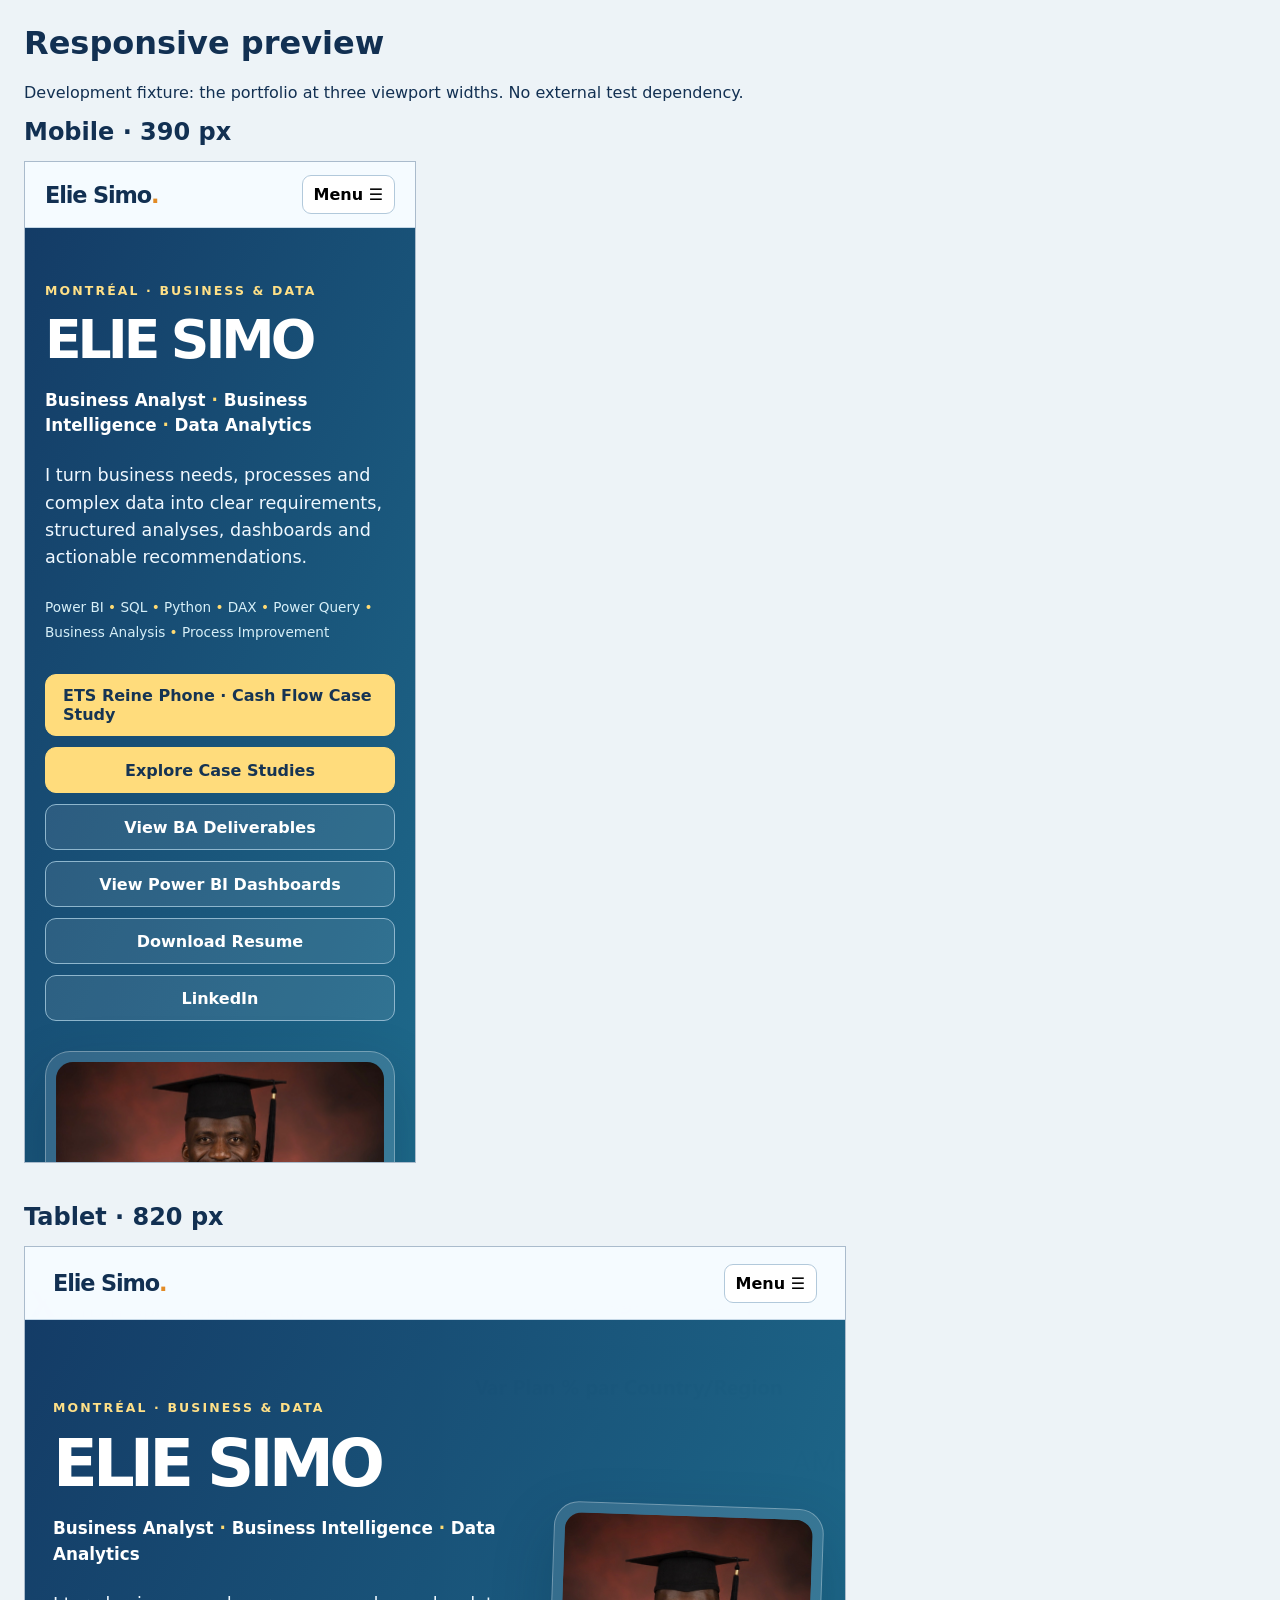
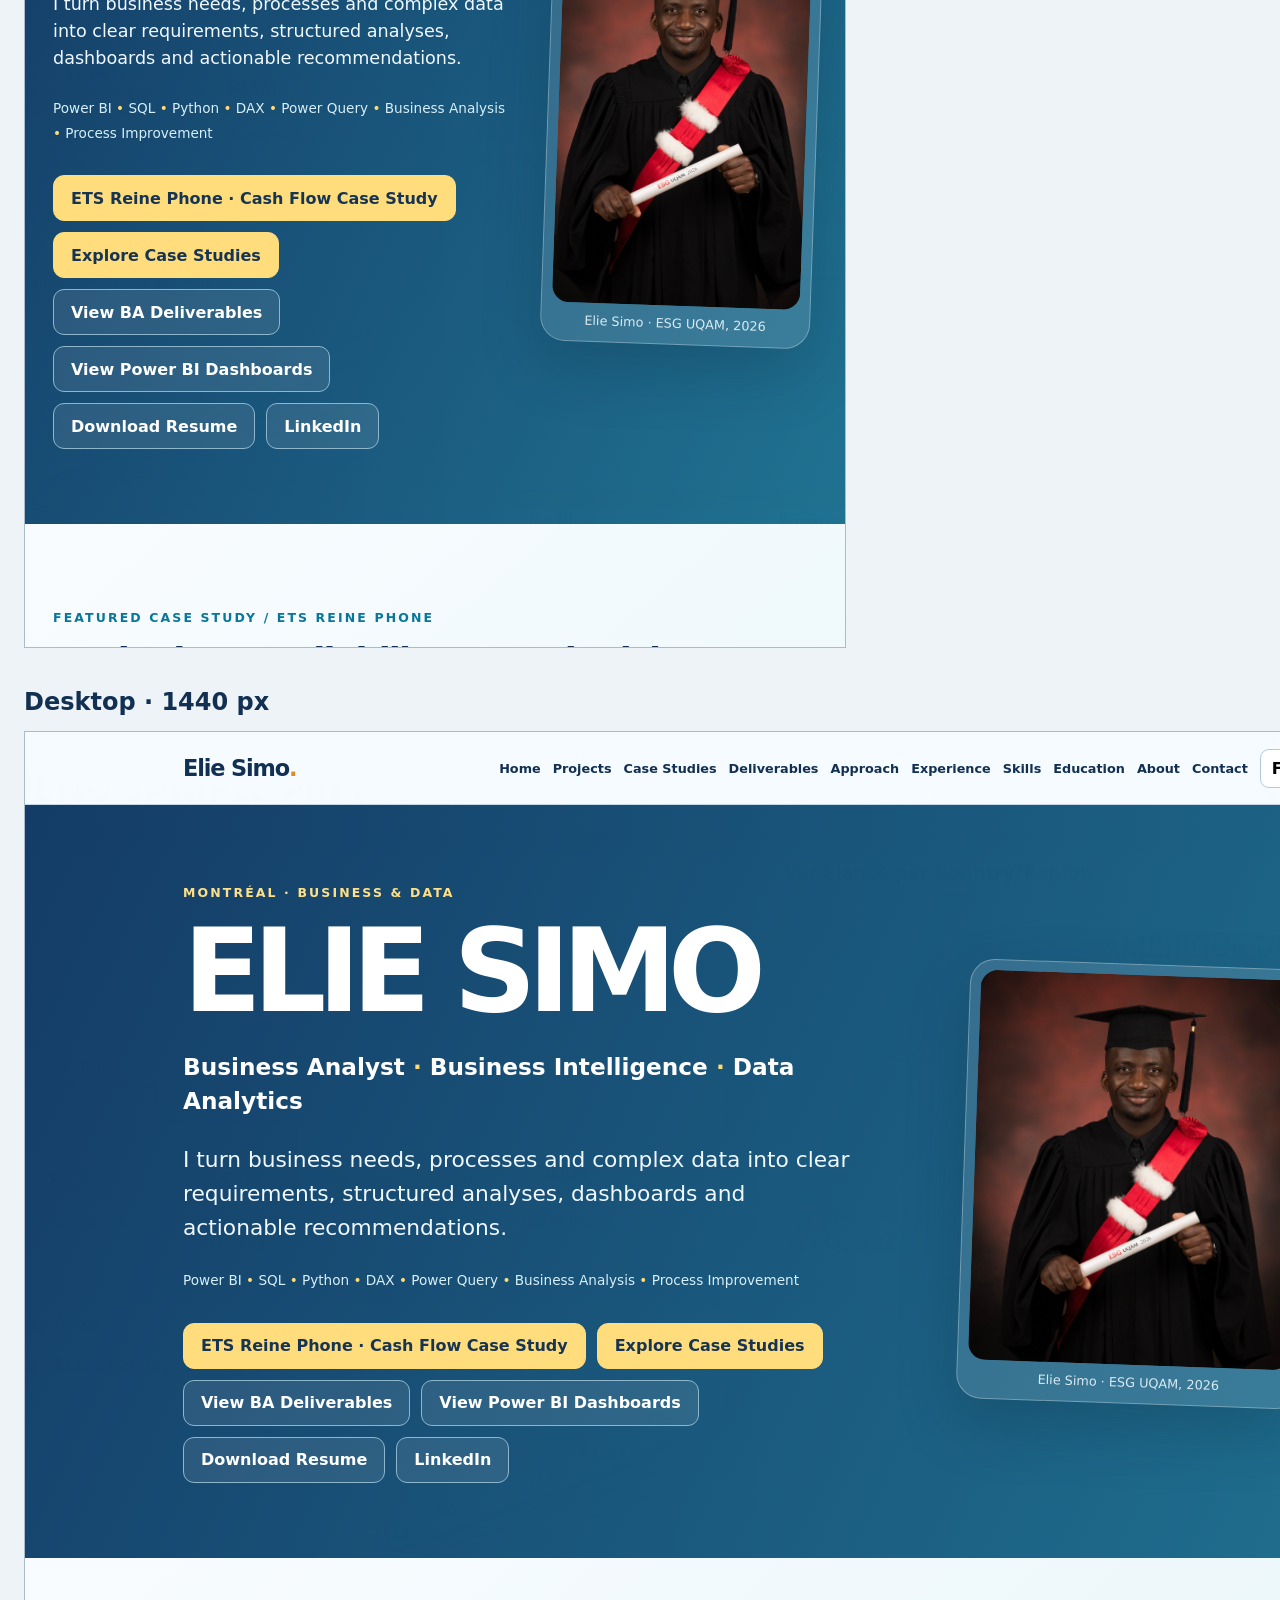
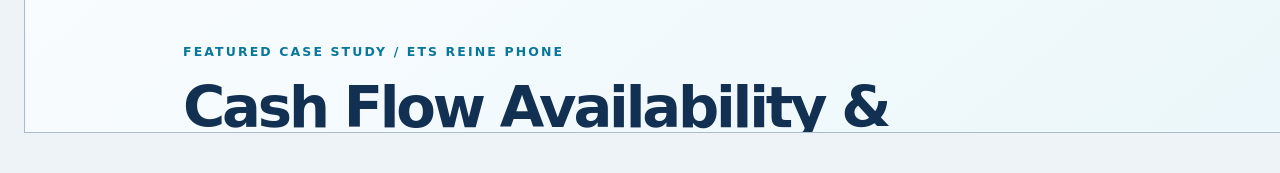
<file: tests/responsive.html>
<!doctype html><html lang="en"><head><meta charset="utf-8"><meta name="viewport" content="width=device-width,initial-scale=1"><title>Portfolio responsive checks</title><style>body{font:16px system-ui;margin:24px;background:#edf3f7;color:#123052}section{margin-bottom:40px}iframe{border:1px solid #abc;display:block;height:1000px;background:white}h2{margin:15px 0}</style></head><body><h1>Responsive preview</h1><p>Development fixture: the portfolio at three viewport widths. No external test dependency.</p><section><h2>Mobile · 390 px</h2><iframe title="Mobile preview" src="../index.html" width="390"></iframe></section><section><h2>Tablet · 820 px</h2><iframe title="Tablet preview" src="../index.html" width="820"></iframe></section><section><h2>Desktop · 1440 px</h2><iframe title="Desktop preview" src="../index.html" width="1440"></iframe></section></body></html>
</file>
<file: style.css>
:root{font-family:Inter,ui-sans-serif,system-ui,-apple-system,"Segoe UI",sans-serif;color:#123052;background:#eaf4fb;scroll-behavior:smooth}*{box-sizing:border-box}body{margin:0;background:linear-gradient(115deg,rgba(233,246,255,.92),rgba(224,244,250,.88)),url('tableau-de-bord-arriere-plan.jpeg') center top/cover fixed}a{color:inherit}button{font:inherit;cursor:pointer}a:focus-visible,button:focus-visible,summary:focus-visible{outline:3px solid #ec8b26;outline-offset:3px}.skip{position:absolute;left:-100vw;top:0;background:#fff;padding:12px;z-index:30}.skip:focus{left:10px}.shell{max-width:1180px;margin:auto;padding:0 28px}header{position:sticky;top:0;z-index:20;background:rgba(246,251,255,.94);backdrop-filter:blur(18px);border-bottom:1px solid #c5d8e7}.nav{min-height:72px;display:flex;align-items:center;justify-content:space-between;gap:20px}.logo{font-weight:850;letter-spacing:-.05em;font-size:1.4rem;text-decoration:none;white-space:nowrap}.logo span{color:#e28b26}nav{display:flex;align-items:center;gap:18px}nav a{font-size:.88rem;font-weight:650;text-decoration:none}nav a:hover,footer a:hover{color:#006e97}nav button,.menu{border:1px solid #b2c9db;background:white;border-radius:9px;padding:9px 11px;font-weight:800}.menu{display:none}.hero{background:linear-gradient(115deg,rgba(11,52,96,.96),rgba(12,101,135,.91));color:#fff;padding:80px 0 75px}.hero-grid{display:grid;grid-template-columns:minmax(0,1.5fr) minmax(270px,.72fr);gap:62px;align-items:center}.kicker{font-size:.78rem;font-weight:850;letter-spacing:.17em;color:#08779b;text-transform:uppercase;margin:0 0 17px}.hero .kicker{color:#ffe087}.hero h1{font-size:clamp(3.5rem,8vw,7.4rem);letter-spacing:-.075em;line-height:.95;margin:0 0 22px}.roles{font-size:clamp(1.05rem,2vw,1.45rem);font-weight:700;line-height:1.5}.roles b,.tools span{color:#ffdb73}.statement{font-size:clamp(1.1rem,2vw,1.36rem);line-height:1.55;max-width:680px;color:#eff8ff;margin:24px 0}.tools{font-size:.92rem;line-height:1.8;color:#d6eff8;max-width:660px}.buttons{display:flex;flex-wrap:wrap;gap:11px;margin-top:30px}.btn{display:inline-flex;align-items:center;justify-content:center;min-height:46px;padding:11px 17px;border:1px solid #8eb6cd;border-radius:11px;text-decoration:none;font-weight:750;background:rgba(255,255,255,.09);color:inherit}.btn:hover{transform:translateY(-2px);background:rgba(255,255,255,.18)}.btn.primary{background:#ffdc7c;color:#163453;border-color:#ffdc7c}.portrait{margin:0;background:rgba(255,255,255,.12);padding:10px;border:1px solid rgba(255,255,255,.3);border-radius:25px;box-shadow:0 25px 60px rgba(7,30,50,.22);transform:rotate(2deg)}.portrait img{display:block;width:100%;height:390px;object-fit:cover;object-position:center 25%;border-radius:17px}.portrait figcaption{text-align:center;font-size:.8rem;margin:10px 0 3px;color:#d9eaf2}.section{padding:86px 0}.section.tint{background:rgba(228,243,250,.83);border-block:1px solid #cbdeea}.section h2{font-size:clamp(2.2rem,4vw,3.7rem);letter-spacing:-.055em;margin:0 0 22px;line-height:1.1}.section-head p,.section>div>p:not(.kicker),.about p{line-height:1.7}.section-head p{max-width:650px;color:#42617a}.filters{display:flex;gap:8px;flex-wrap:wrap;margin:32px 0}.filters button{border:1px solid #b3cede;background:#fff;border-radius:99px;padding:10px 15px;color:#27475e;font-size:.9rem;font-weight:650;min-height:42px}.filters button.active,.filters button:hover{background:#0d6387;color:white;border-color:#0d6387}.project-grid{display:grid;grid-template-columns:repeat(2,minmax(0,1fr));gap:18px}.project,.panel,.four article,.skill-grid article{background:rgba(255,255,255,.84);backdrop-filter:blur(8px);border:1px solid #c5dbe9;border-radius:19px;box-shadow:0 12px 32px rgba(31,86,126,.07)}.project{padding:29px;display:flex;flex-direction:column;min-height:360px}.project[hidden]{display:none}.project-top{display:flex;justify-content:space-between;color:#08779b;font-size:.75rem;font-weight:850;letter-spacing:.09em}.mark{font-size:1.3rem}.project h3{font-size:1.6rem;letter-spacing:-.035em;margin:25px 0 10px}.project p,.panel p,.four p,.skill-grid p{line-height:1.65;color:#46647b}.project p{margin:0}.tags{display:flex;flex-wrap:wrap;gap:7px;margin:22px 0}.tags span{font-size:.78rem;border-radius:50px;background:#e8f4f8;padding:7px 10px;color:#235a73}.card-actions{display:flex;gap:20px;flex-wrap:wrap;margin-top:auto}.card-actions a{color:#075f85;font-weight:800;text-underline-offset:4px}.note{font-size:.88rem;color:#526c80;margin-top:21px}.four{display:grid;grid-template-columns:repeat(4,1fr);gap:14px}.four article{padding:23px}.four h3{font-size:1.22rem}.icon{color:#d27a14;font-weight:850}.timeline{margin-top:38px;border-left:2px solid #8ec5d7;padding-left:27px}.timeline article{position:relative;display:grid;grid-template-columns:140px 1fr;gap:23px;padding:0 0 31px}.timeline article:before{content:"";position:absolute;left:-35px;top:7px;width:13px;height:13px;border-radius:50%;background:#e9942c;border:3px solid white}.timeline article>span{font-weight:800;color:#176a89}.timeline h3{margin:0;font-size:1.28rem}.timeline p{max-width:700px;line-height:1.6;margin:8px 0;color:#47647a}.role{color:#006c91!important;font-weight:750}.skill-grid{display:grid;grid-template-columns:repeat(3,1fr);gap:14px}.skill-grid article{padding:22px}.skill-grid h3{margin:0}.two{display:grid;grid-template-columns:1fr 1fr;gap:18px}.panel{padding:30px}.panel h3{margin-top:0}.panel li{margin:12px 0;line-height:1.5}.about{display:grid;grid-template-columns:1fr 1.5fr;gap:55px}.about>p{font-size:1.13rem;margin:0;color:#345571}.contact{background:linear-gradient(120deg,#103c6c,#086f8f);color:white}.contact .kicker{color:#ffdb7e}.contact p{color:#e5f4f9}footer{background:#102e51;color:#e7f2f9;padding:28px 0}footer .shell{display:flex;justify-content:space-between;gap:16px}footer a{text-decoration:none}.case-hero{background:#103c6c;color:white;padding:65px 0}.case-hero h1{font-size:clamp(2.5rem,5vw,4rem);letter-spacing:-.05em;margin:0}.case-hero p{max-width:750px;line-height:1.6}.case-index{display:flex;gap:12px;flex-wrap:wrap;margin-top:25px}.case-index a{border:1px solid #82aaba;padding:10px;border-radius:10px;text-decoration:none}.study{padding:70px 0;border-bottom:1px solid #cee0ea;scroll-margin-top:78px}.study h2{font-size:clamp(2rem,4vw,3rem);letter-spacing:-.04em}.study-grid{display:grid;grid-template-columns:repeat(2,1fr);gap:14px}.study-grid>div{background:rgba(255,255,255,.86);border:1px solid #c6deea;border-radius:16px;padding:22px}.study-grid h3{color:#086d90;margin-top:0}.study-grid p,.study-grid li{line-height:1.65;color:#36566d}.flow{display:flex;flex-wrap:wrap;align-items:center;gap:10px;margin:15px 0 25px}.flow span{background:#e1f1f7;border:1px solid #a5cddb;border-radius:10px;padding:10px}.embed{width:100%;height:min(65vw,600px);min-height:360px;border:1px solid #b3cddc;border-radius:14px;background:#fff}.empty{display:none;padding:30px;background:white;border-radius:14px}.empty.show{display:block}@media(max-width:950px){nav{gap:10px}nav a{font-size:.78rem}.four{grid-template-columns:repeat(2,1fr)}.hero-grid{gap:30px}}@media(max-width:720px){body{background-attachment:scroll}.shell{padding:0 20px}.nav{min-height:65px}.menu{display:block}nav{display:none;position:absolute;top:65px;left:0;right:0;background:#f4fbff;padding:16px 20px 24px;box-shadow:0 15px 25px #12305224;flex-direction:column;align-items:stretch}nav.open{display:flex}nav a,nav button{font-size:1rem;padding:9px;min-height:42px}.hero{padding:55px 0}.hero-grid,.project-grid,.two,.about,.study-grid{grid-template-columns:1fr}.hero h1{font-size:3.8rem}.portrait{max-width:390px;transform:none}.portrait img{height:350px}.section{padding:62px 0}.skill-grid{grid-template-columns:repeat(2,1fr)}.timeline article{grid-template-columns:1fr;gap:0}.project{min-height:0}.embed{height:420px;min-height:0}}@media(max-width:450px){.four,.skill-grid{grid-template-columns:1fr}.hero h1{font-size:3.35rem}.portrait img{height:320px}.btn{width:100%}.filters button{font-size:.82rem;padding:8px 11px}.project{padding:22px}footer .shell{flex-direction:column}}@media(prefers-reduced-motion:reduce){:root{scroll-behavior:auto}.btn:hover{transform:none}}

.certificate{display:block;max-width:330px;margin-top:22px;text-decoration:none;color:#075f85;font-weight:800}.certificate img{display:block;width:100%;height:auto;max-height:300px;object-fit:contain;object-position:left center;background:#fff;border:1px solid #c5dbe9;border-radius:12px;box-shadow:0 8px 24px rgba(31,86,126,.1)}.certificate span{display:inline-block;margin-top:9px;text-decoration:underline;text-underline-offset:4px}.certificate:hover img{border-color:#08779b}

#approach{scroll-margin-top:72px}.approach-grid{display:grid;grid-template-columns:repeat(2,minmax(0,1fr));gap:16px;margin-top:32px;align-items:start}.approach-card{background:rgba(255,255,255,.84);backdrop-filter:blur(8px);border:1px solid #c5dbe9;border-radius:19px;box-shadow:0 12px 32px rgba(31,86,126,.07);overflow:hidden}.approach-card summary{display:flex;align-items:baseline;gap:16px;padding:24px;cursor:pointer;font-weight:750;font-size:1.1rem;line-height:1.45;list-style:none}.approach-card summary::-webkit-details-marker{display:none}.approach-card summary:after{content:"+";color:#08779b;font-size:1.5rem;margin-left:auto;line-height:1}.approach-card[open] summary:after{content:"−"}.approach-number{color:#d27a14;font-size:.85rem;font-weight:850;flex:none}.approach-answer{padding:0 24px 24px 56px}.approach-answer p{line-height:1.65;color:#46647b;margin:0}.approach-answer .approach-methods{color:#235a73;font-size:.84rem;margin-top:18px;border-top:1px solid #c5dbe9;padding-top:15px}@media(max-width:720px){.approach-grid{grid-template-columns:1fr}.approach-card summary{padding:20px}.approach-answer{padding:0 20px 20px 52px}}
.copy-fr{display:none}html[lang=fr] .copy-fr{display:contents}html[lang=fr] .copy-en{display:none}section[id],details[id]{scroll-margin-top:90px}.featured{background:linear-gradient(140deg,#f9fcff,#daf1f4)}.evidence-note{border-left:4px solid #d99327;background:#fff7e5;padding:18px 22px;line-height:1.65;border-radius:0 12px 12px 0;margin:28px 0}.case-explorer{display:grid;grid-template-columns:235px minmax(0,1fr);gap:24px;margin:32px 0}.step-list{display:flex;flex-direction:column;gap:7px}.step-list button{display:flex;align-items:center;gap:12px;text-align:left;min-height:46px;border:1px solid #bdd7e3;background:#ffffffb3;border-radius:10px;padding:12px;color:#123052}.step-list button small{color:#a86616;font-weight:800}.step-list button[aria-selected=true]{background:#103c6c;color:white;border-color:#103c6c}.step-list button[aria-selected=true] small{color:#ffdc7c}.step-content{min-width:0;background:#fff;border:1px solid #bcd7e3;padding:32px;border-radius:18px;box-shadow:0 15px 40px #1230520a}.step-content h3{font-size:1.7rem;margin:10px 0 20px}.step-content p,.artifact-body p{line-height:1.7}.step-content article[hidden]{display:none}.process-map{list-style:none;padding:0;margin:24px 0;display:grid;gap:20px}.process-map li{position:relative;border:1px solid #a0ccda;border-left:5px solid #08779b;background:#edf8fa;padding:15px 20px;border-radius:10px}.process-map li:not(:last-child):after{content:'↓';position:absolute;bottom:-24px;left:25px;color:#08779b}.artifact-grid{display:grid;grid-template-columns:1fr 1fr;gap:14px;align-items:start}.artifact{background:white;border:1px solid #b9d3e2;border-radius:14px;min-width:0}.artifact summary{cursor:pointer;padding:22px;font-weight:750;font-size:1.05rem}.artifact[open]{grid-column:1/-1}.artifact-body{padding:0 22px 25px}.sample{color:#765019;font-size:.84rem;border-bottom:1px solid #dae5ed;padding-bottom:15px}.table-scroll{overflow:auto;max-width:100%;margin:20px 0;border:1px solid #c6dce7;border-radius:10px}table{border-collapse:collapse;width:100%;font-size:.88rem;line-height:1.5}th,td{padding:13px;text-align:left;vertical-align:top;border-bottom:1px solid #d6e5ed;min-width:110px}th{background:#e8f3f8;color:#123052}tbody tr:last-child td{border:0}tbody tr:nth-child(even){background:#f6fafc}.workflow{display:grid;grid-template-columns:repeat(3,minmax(0,1fr));gap:14px;margin:30px 0}.workflow a{padding:23px;border:1px solid #b9d3e2;background:#fff;border-radius:14px;text-decoration:none}.workflow a:hover{border-color:#08779b}.workflow small{color:#a86616;font-weight:800}.workflow h3{margin:12px 0}.workflow p{line-height:1.6;margin:0;color:#46647b}.report-two{margin-top:30px}.report-two details{margin:24px 0;line-height:1.7}nav{gap:12px}nav a{font-size:.8rem}.step-content,.artifact-body{overflow-wrap:anywhere}.study>div>p{line-height:1.7}@media(max-width:1050px){.menu{display:block}nav{display:none;position:absolute;top:72px;left:0;right:0;background:#f4fbff;padding:20px;flex-direction:column;align-items:stretch;max-height:calc(100vh - 72px);overflow:auto}nav.open{display:flex}nav a,nav button{font-size:1rem;padding:9px}}@media(max-width:720px){.case-explorer{grid-template-columns:1fr}.step-list{display:grid;grid-template-columns:1fr 1fr}.step-list button{font-size:.85rem}.step-content{padding:20px}.artifact-grid{grid-template-columns:1fr}.workflow{grid-template-columns:1fr 1fr}.table-scroll{font-size:.8rem}nav{top:65px}.artifact-body{padding:0 15px 20px}}@media(max-width:400px){.workflow{grid-template-columns:1fr}}@media print{header,.buttons,.step-list{display:none}.step-content article[hidden]{display:block}.artifact-body{display:block}body{background:white}}
.project-proof{font-size:.84rem;line-height:1.6;margin:18px 0 0;display:grid;grid-template-columns:100px 1fr;gap:8px 12px}.project-proof dt{font-weight:750;color:#075f85}.project-proof dd{margin:0;color:#46647b}.project .tags{margin-top:18px}.hero .tools{font-size:.85rem}.artifact:target{border-color:#08779b;box-shadow:0 0 0 2px #08779b22}
html:not([lang=fr]) .copy-fr{display:none}html[lang=fr] .copy-en{display:none}
html[lang=fr] .copy-fr{display:inline}details:not([open])>.artifact-body,details:not([open])>.approach-answer{display:none}
</file>
<file: cash-flow.css>
.cf-hero h1{font-size:clamp(2rem,5vw,3.8rem);letter-spacing:-.045em;line-height:1.1;max-width:1000px}.cf-impact{display:grid;grid-template-columns:repeat(3,minmax(0,1fr));gap:16px;margin:32px 0}.cf-impact article{background:#123052;color:white;padding:24px;border-radius:16px}.cf-impact strong{font-size:clamp(2.6rem,6vw,4.5rem);color:#ffda6a;line-height:1}.cf-impact p{color:white}.cf-cards{display:grid;grid-template-columns:repeat(2,minmax(0,1fr));gap:18px;margin:24px 0}.cf-cards h3{font-size:1.15rem}.cf-process{display:grid;grid-template-columns:repeat(2,minmax(0,1fr));gap:28px}.cf-flow{list-style:none;counter-reset:step;padding:0;display:grid;grid-template-columns:repeat(3,minmax(0,1fr));gap:16px;margin:24px 0}.cf-flow li{counter-increment:step;background:#fff;border:1px solid #b2c9db;border-radius:12px;padding:18px;position:relative;overflow-wrap:anywhere;font-weight:650}.cf-flow li:before{content:counter(step,decimal-leading-zero) ' ↓';display:block;font-size:.8rem;color:#006e97;margin-bottom:8px}.cf-process .cf-flow{grid-template-columns:1fr;gap:14px}.cf-process .cf-flow li:not(:last-child):after{content:'↓';position:absolute;bottom:-18px;left:50%;color:#006e97;z-index:1}.cf-callout,blockquote{padding:22px;background:#d9eef6;border-left:4px solid #006e97;border-radius:6px;margin:24px 0;font-size:1.15rem}.cf-requirements{padding-left:26px}.cf-requirements li{padding:12px 8px;border-bottom:1px solid #c5d8e7}.cf-formula{font-size:1.2rem;overflow-wrap:anywhere}.cf-bar{background:#dce8f0;border-radius:8px;margin:18px 0;overflow:hidden}.cf-bar>span{display:block;background:#4e6c85;color:white;padding:12px;white-space:nowrap}.cf-after>span{background:#006e72}.cf-hero .buttons{margin-top:24px}.panel .btn{margin:10px 8px 0 0} .cf-hero .tags{margin-top:20px}@media(max-width:700px){.cf-impact,.cf-cards,.cf-process,.cf-flow{grid-template-columns:1fr}.cf-impact strong{font-size:3.2rem}.cf-bar>span{font-size:.85rem}.cf-flow li:not(:last-child):after{content:'↓';position:absolute;bottom:-18px;left:50%;color:#006e97;z-index:1}.cf-hero h1{font-size:2.15rem}}
</file>
